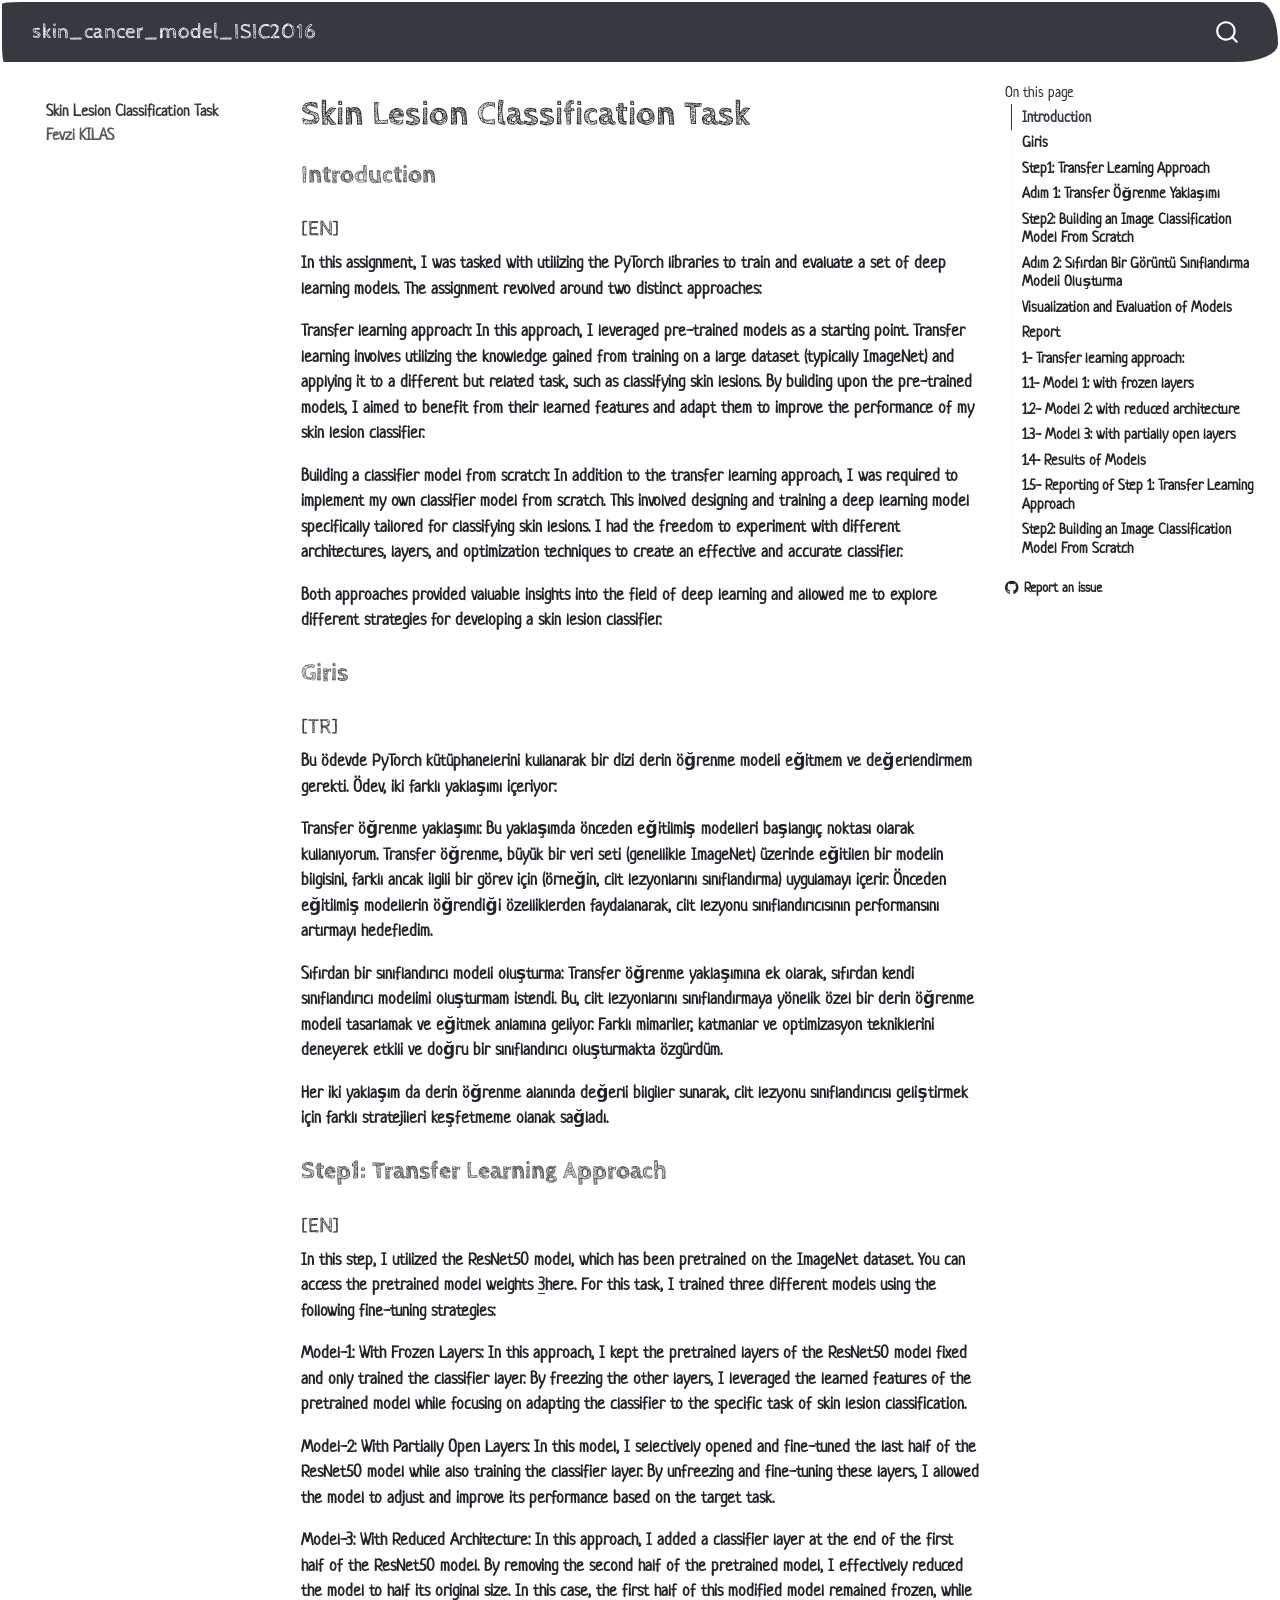
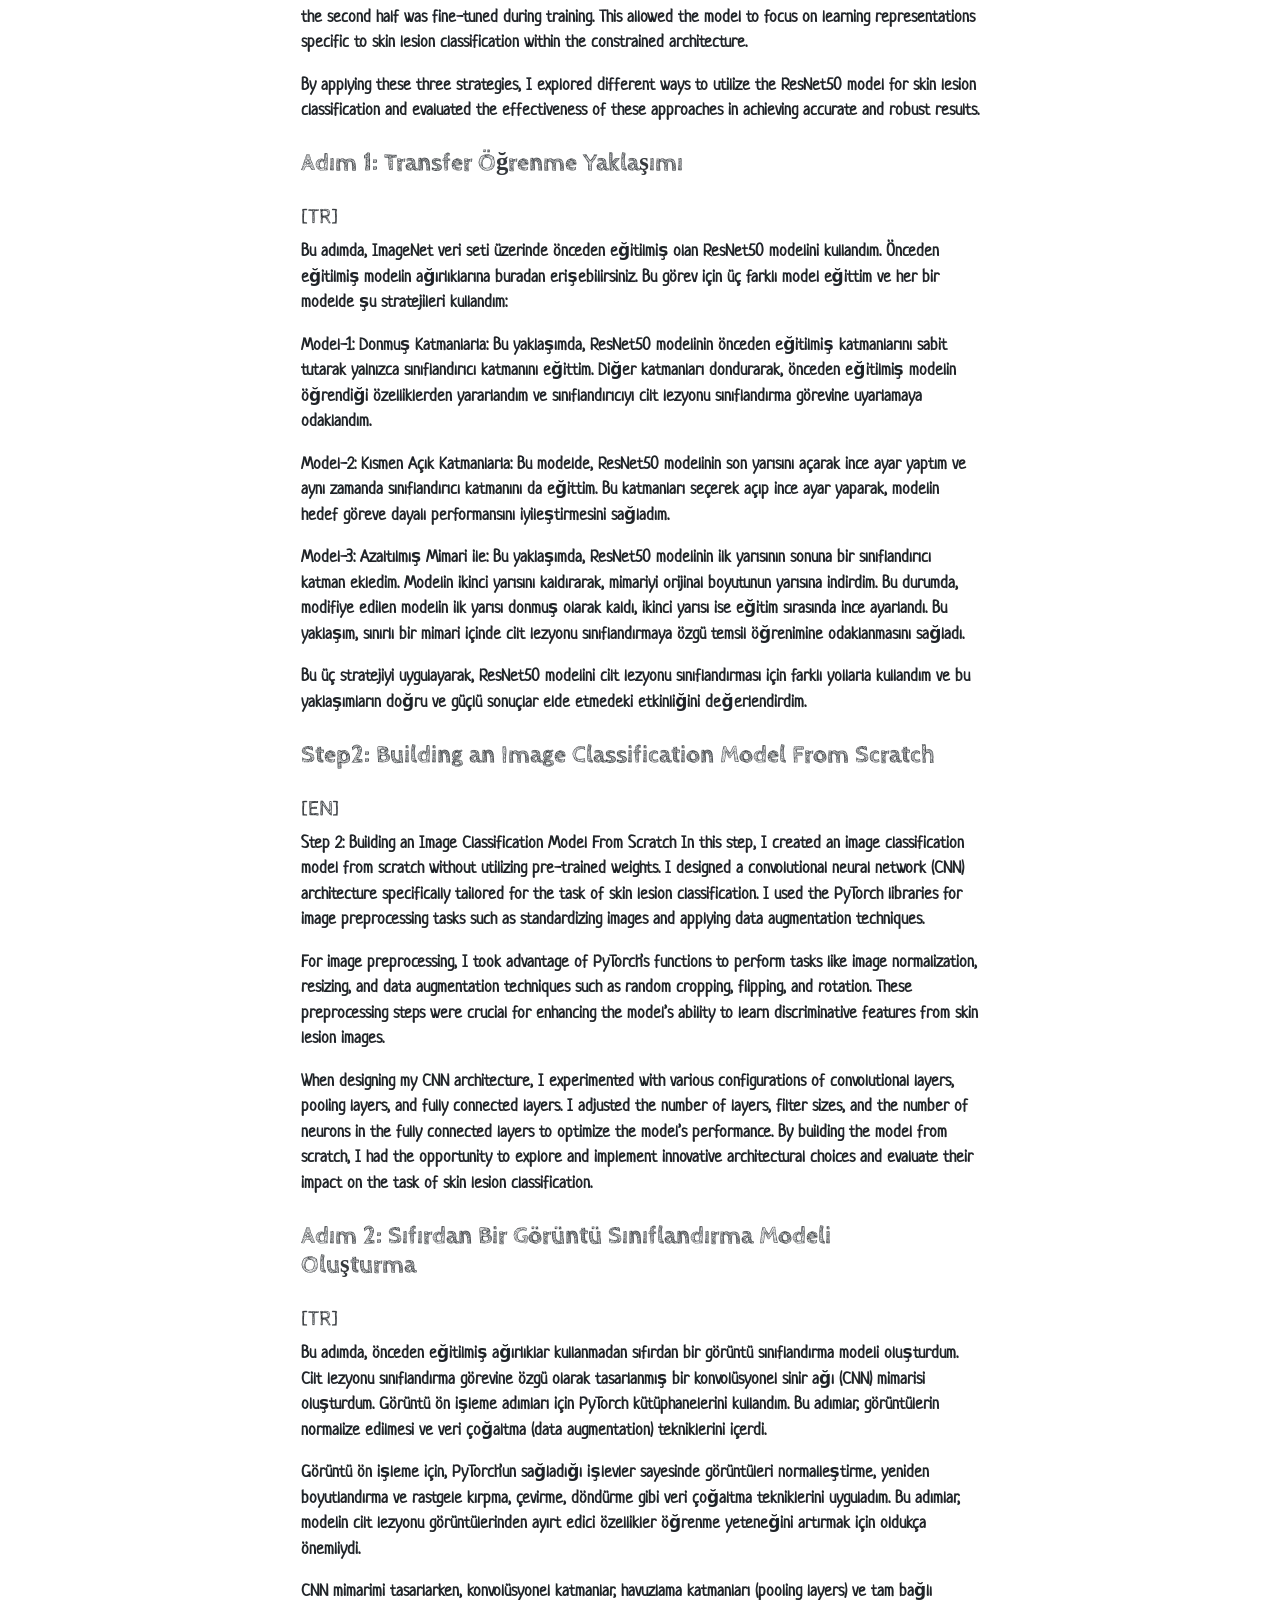
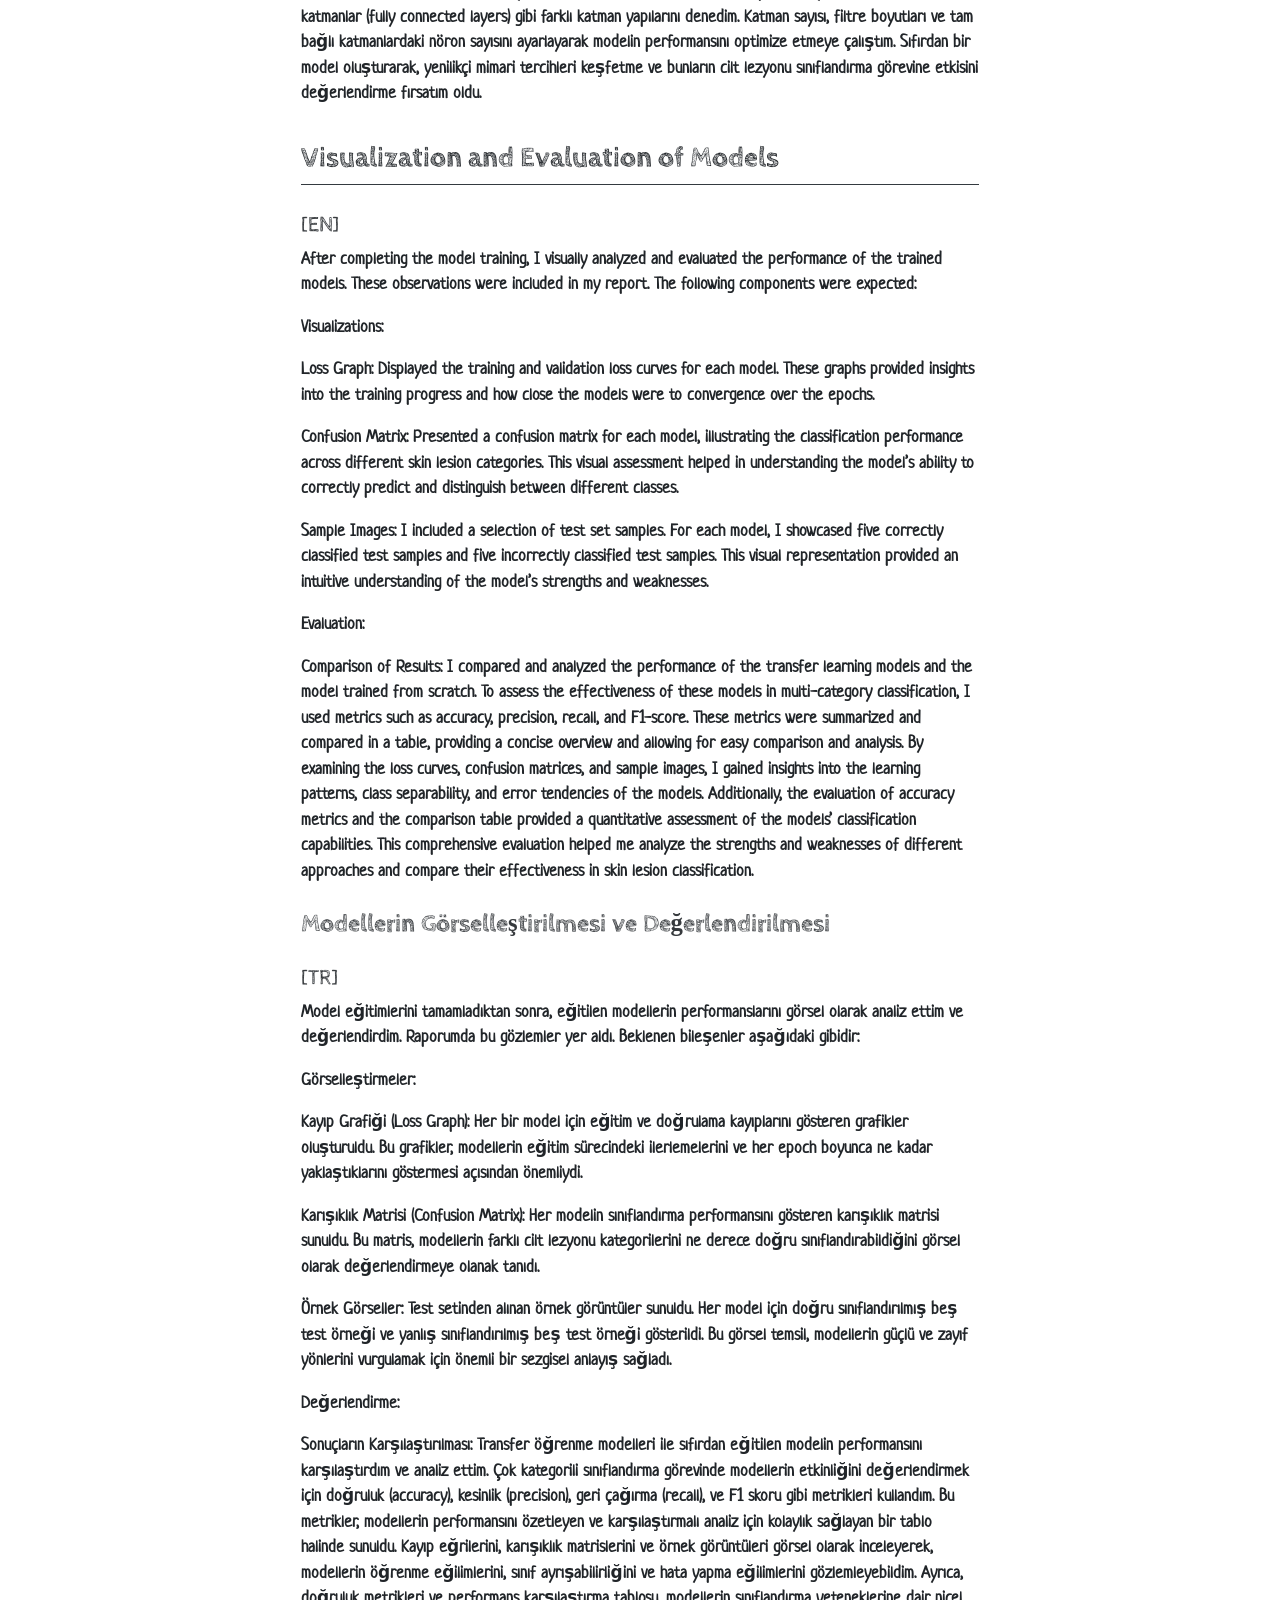
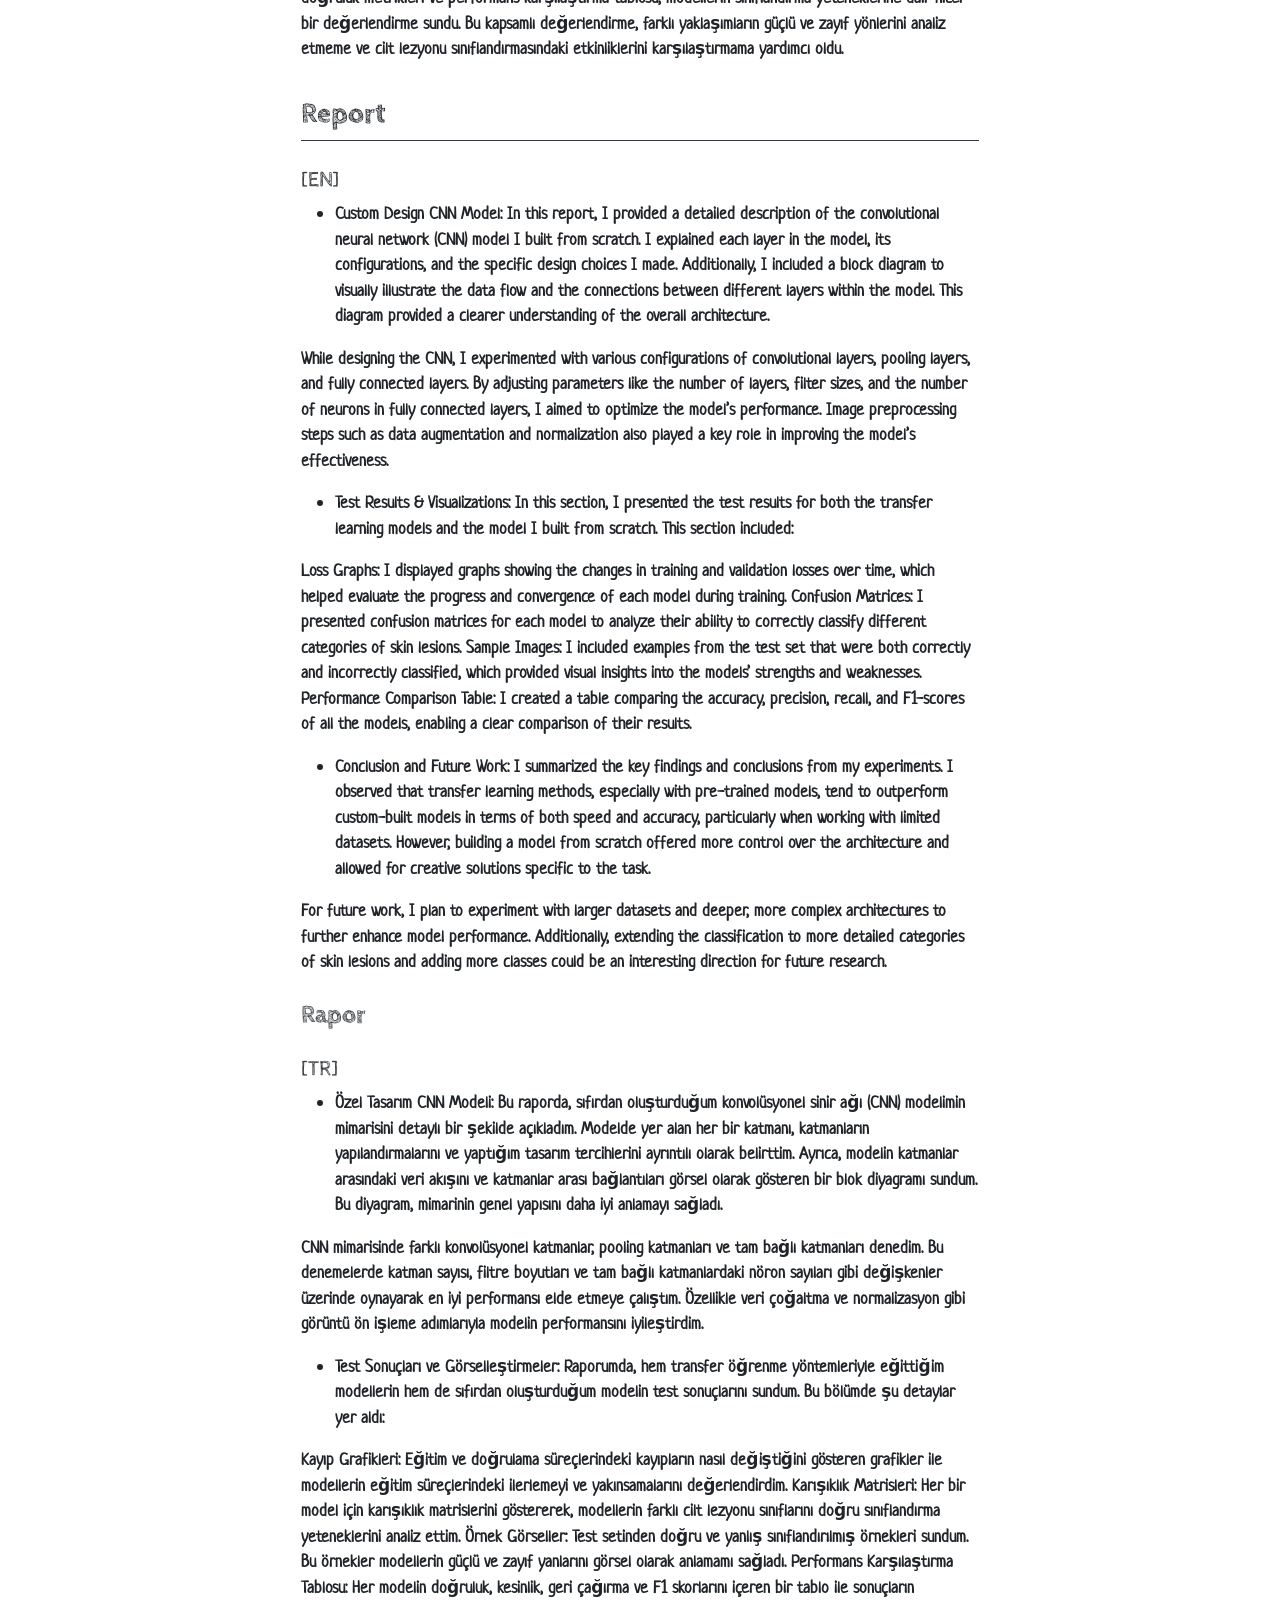
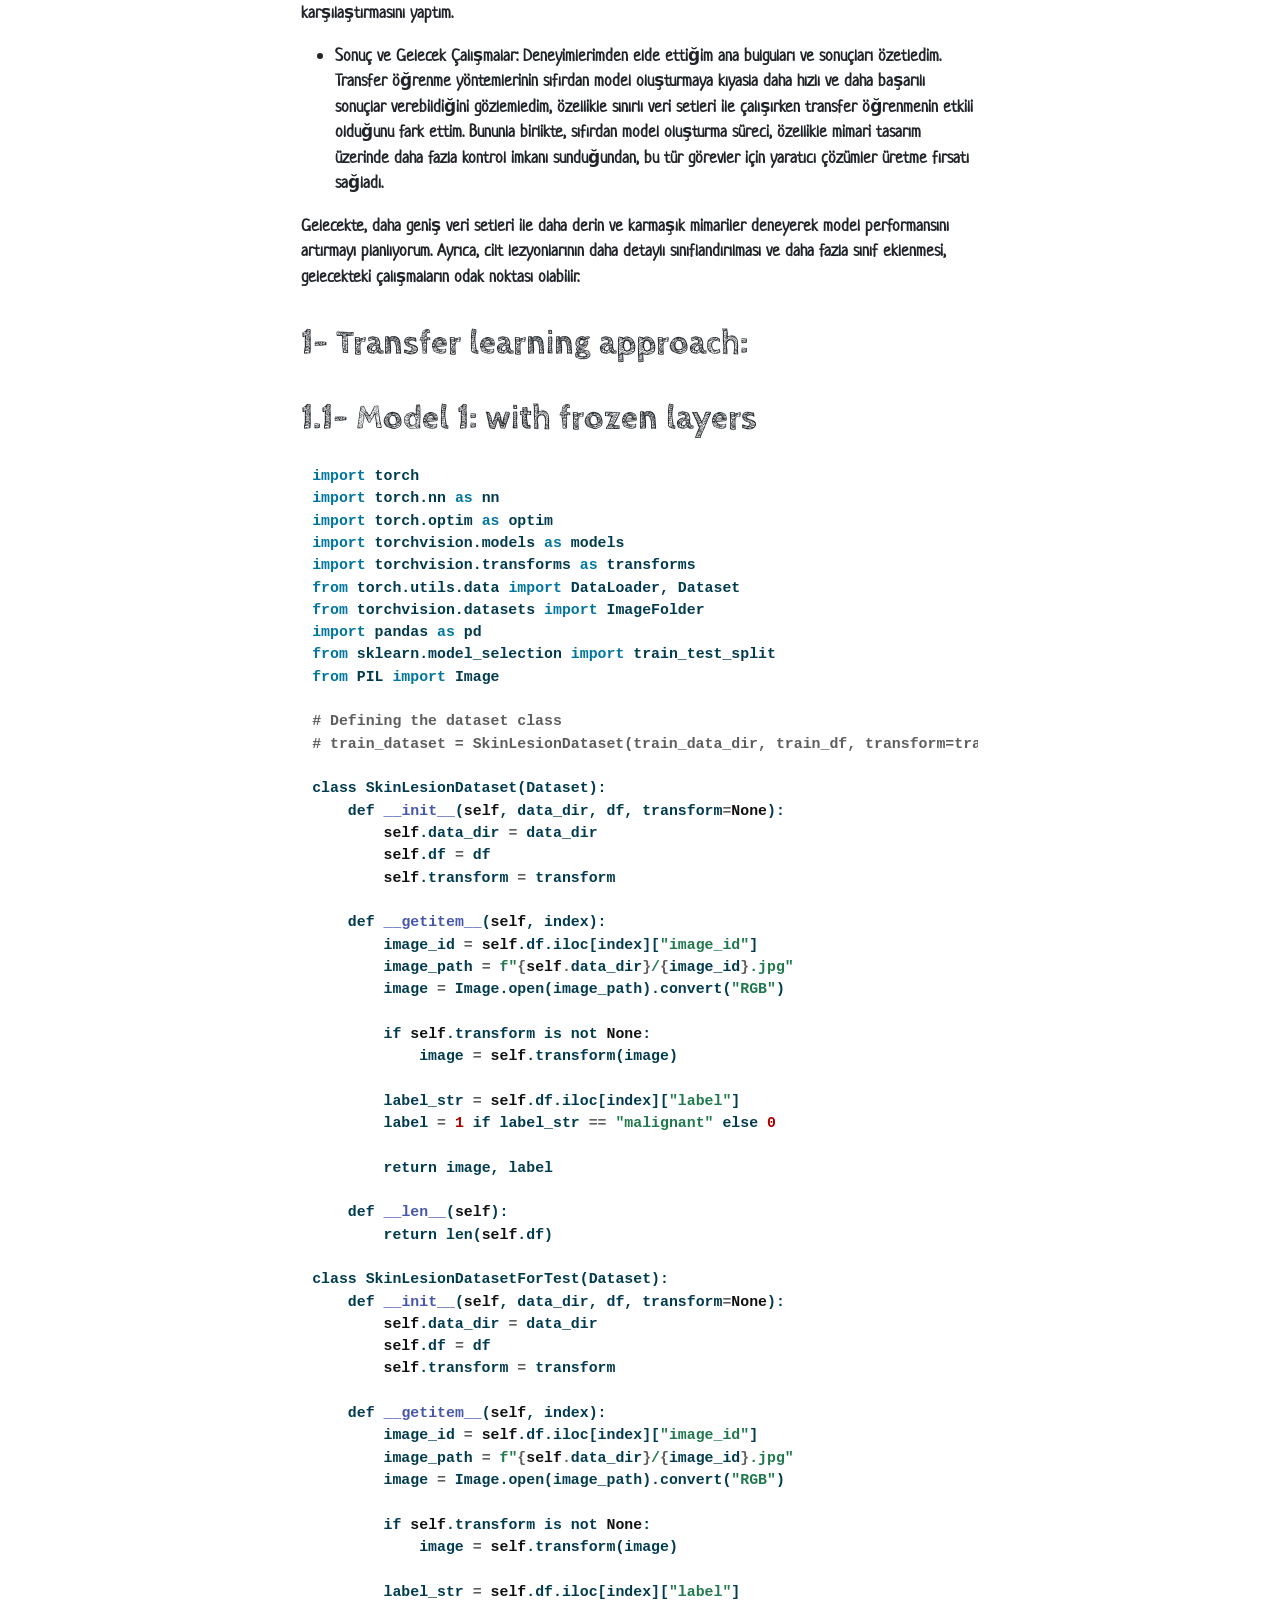
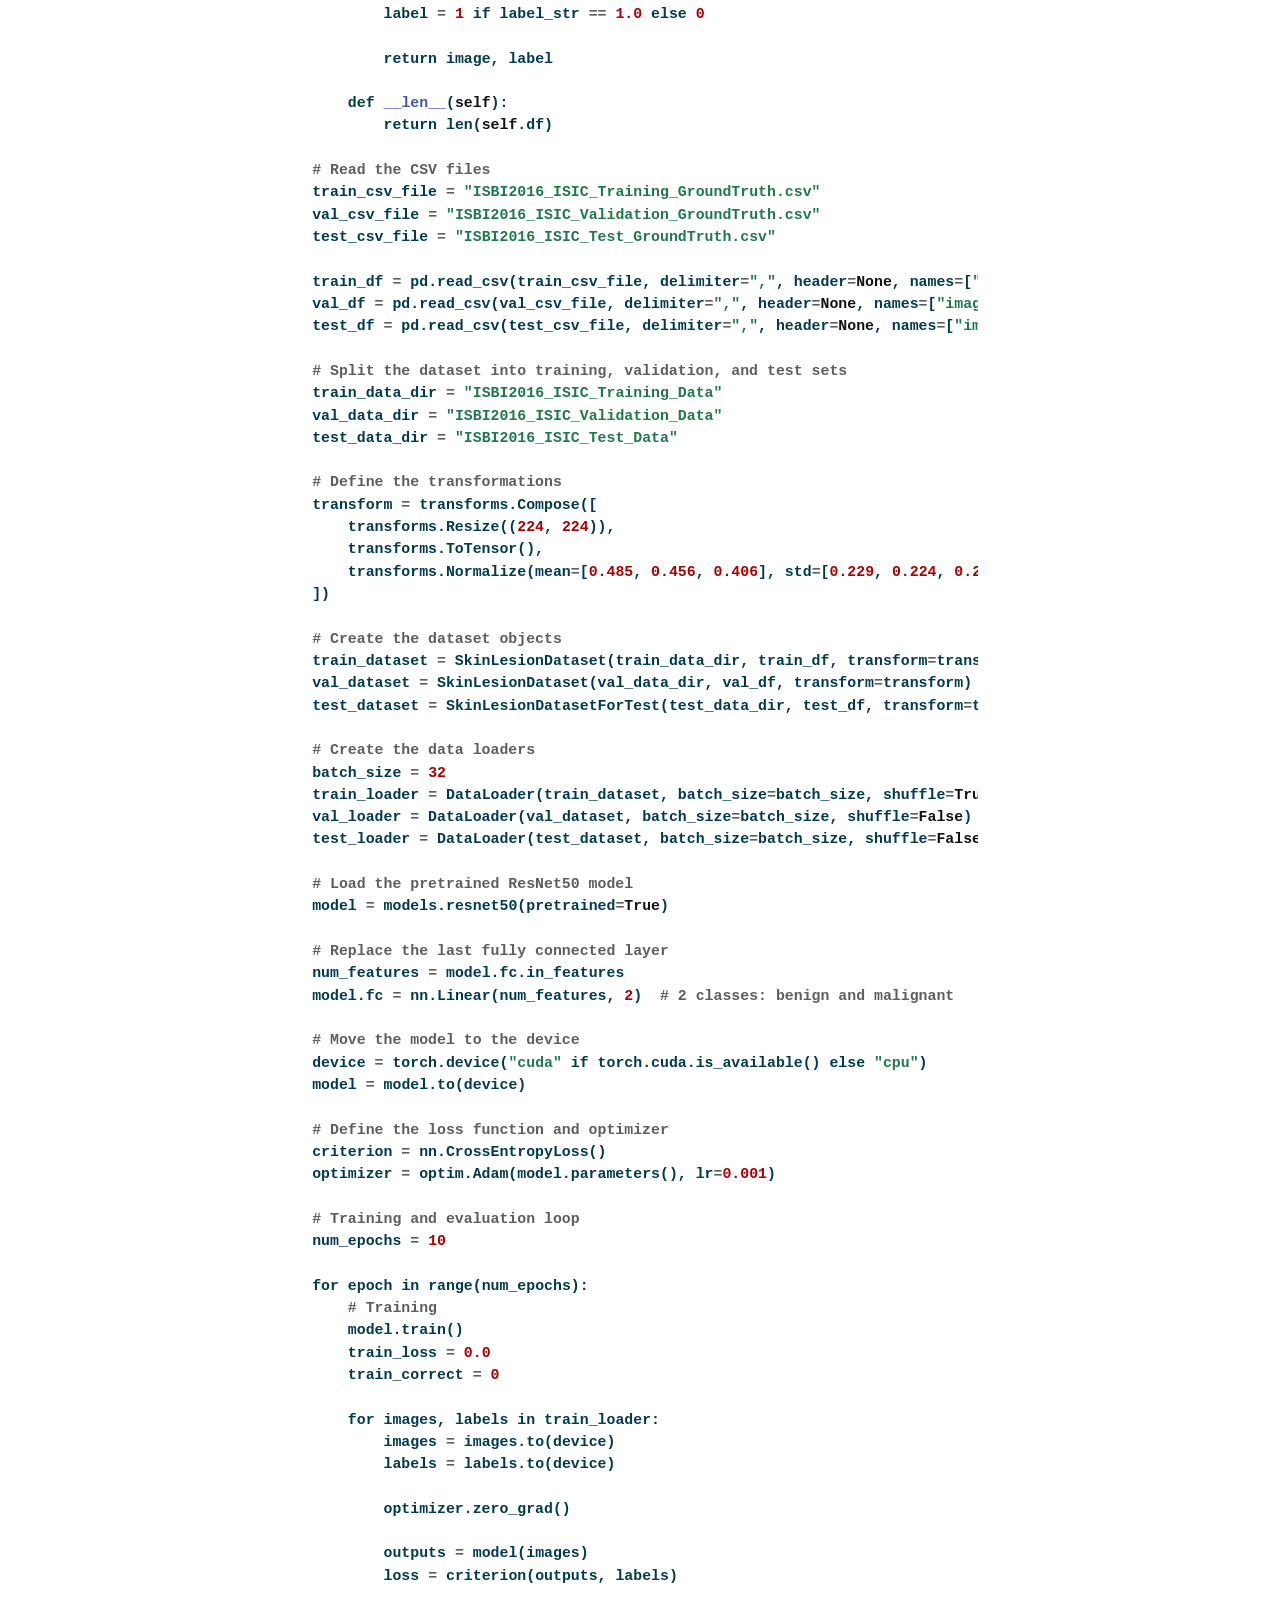
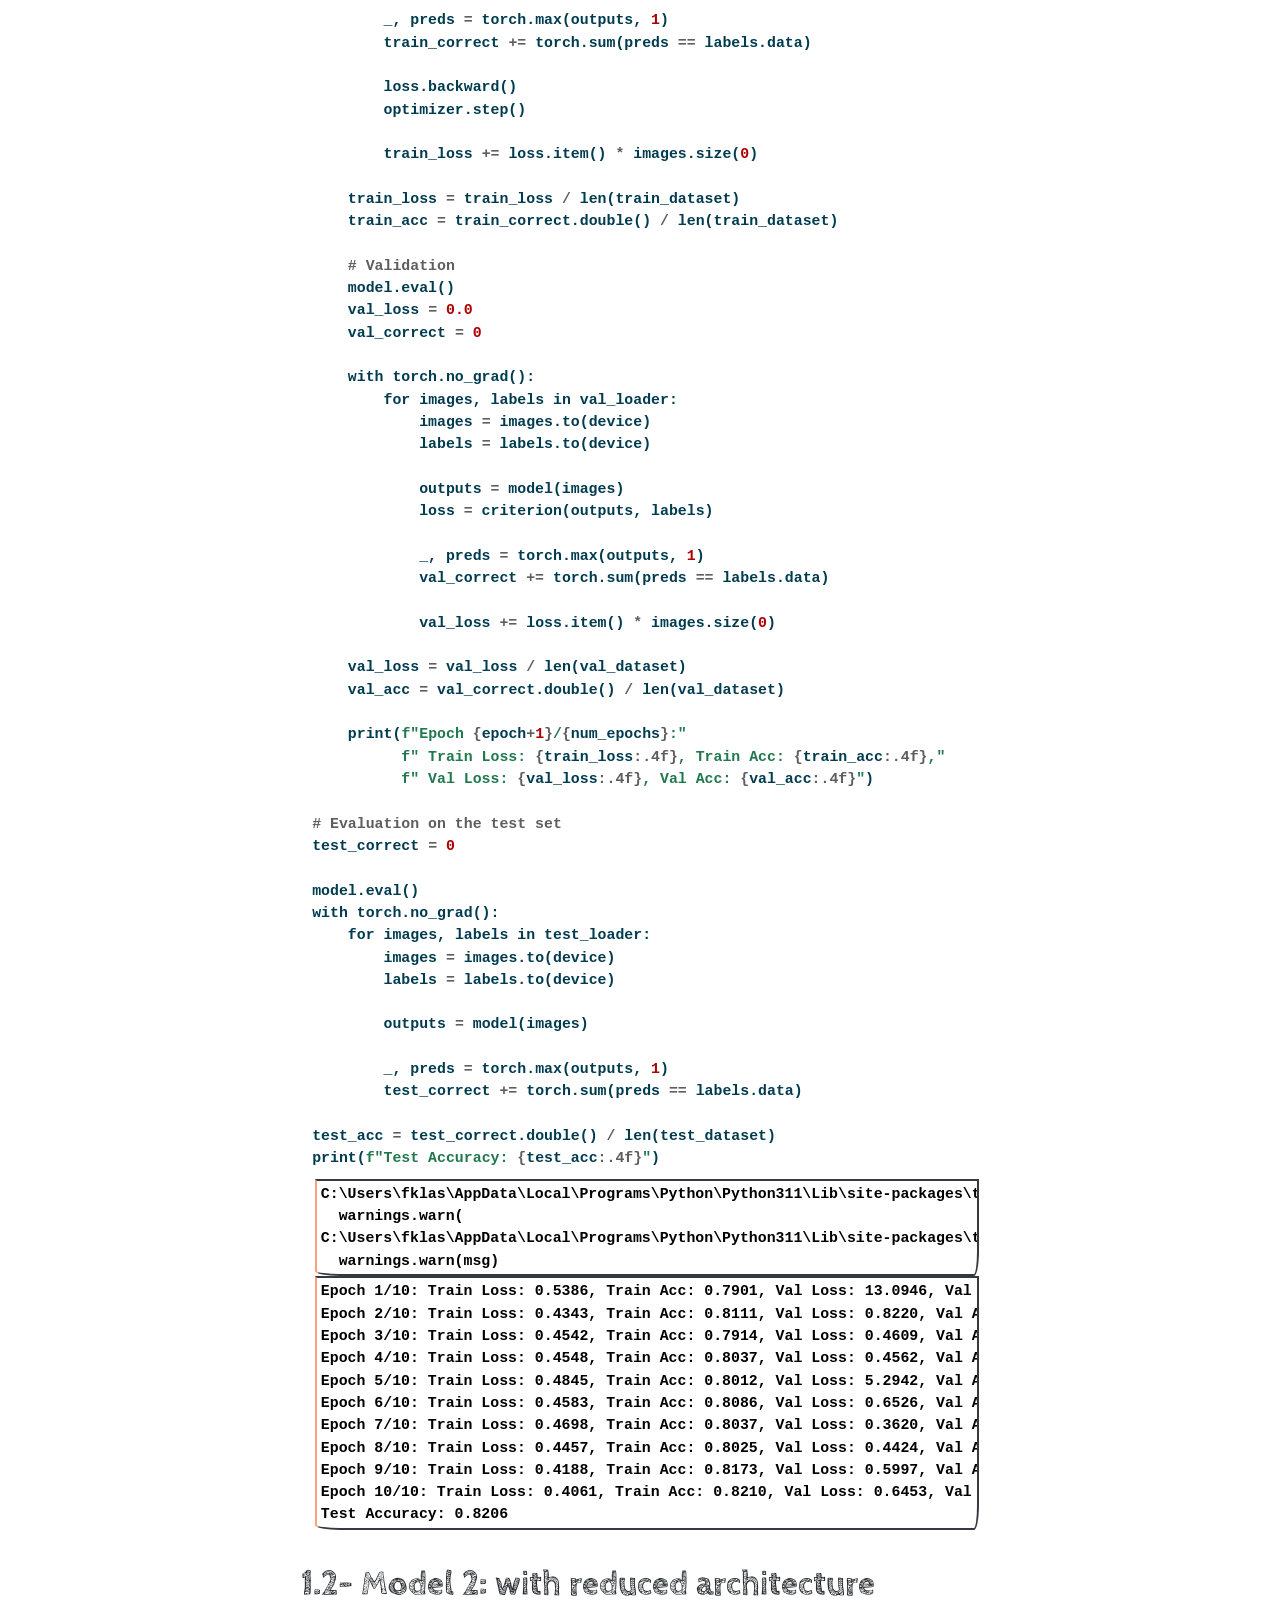
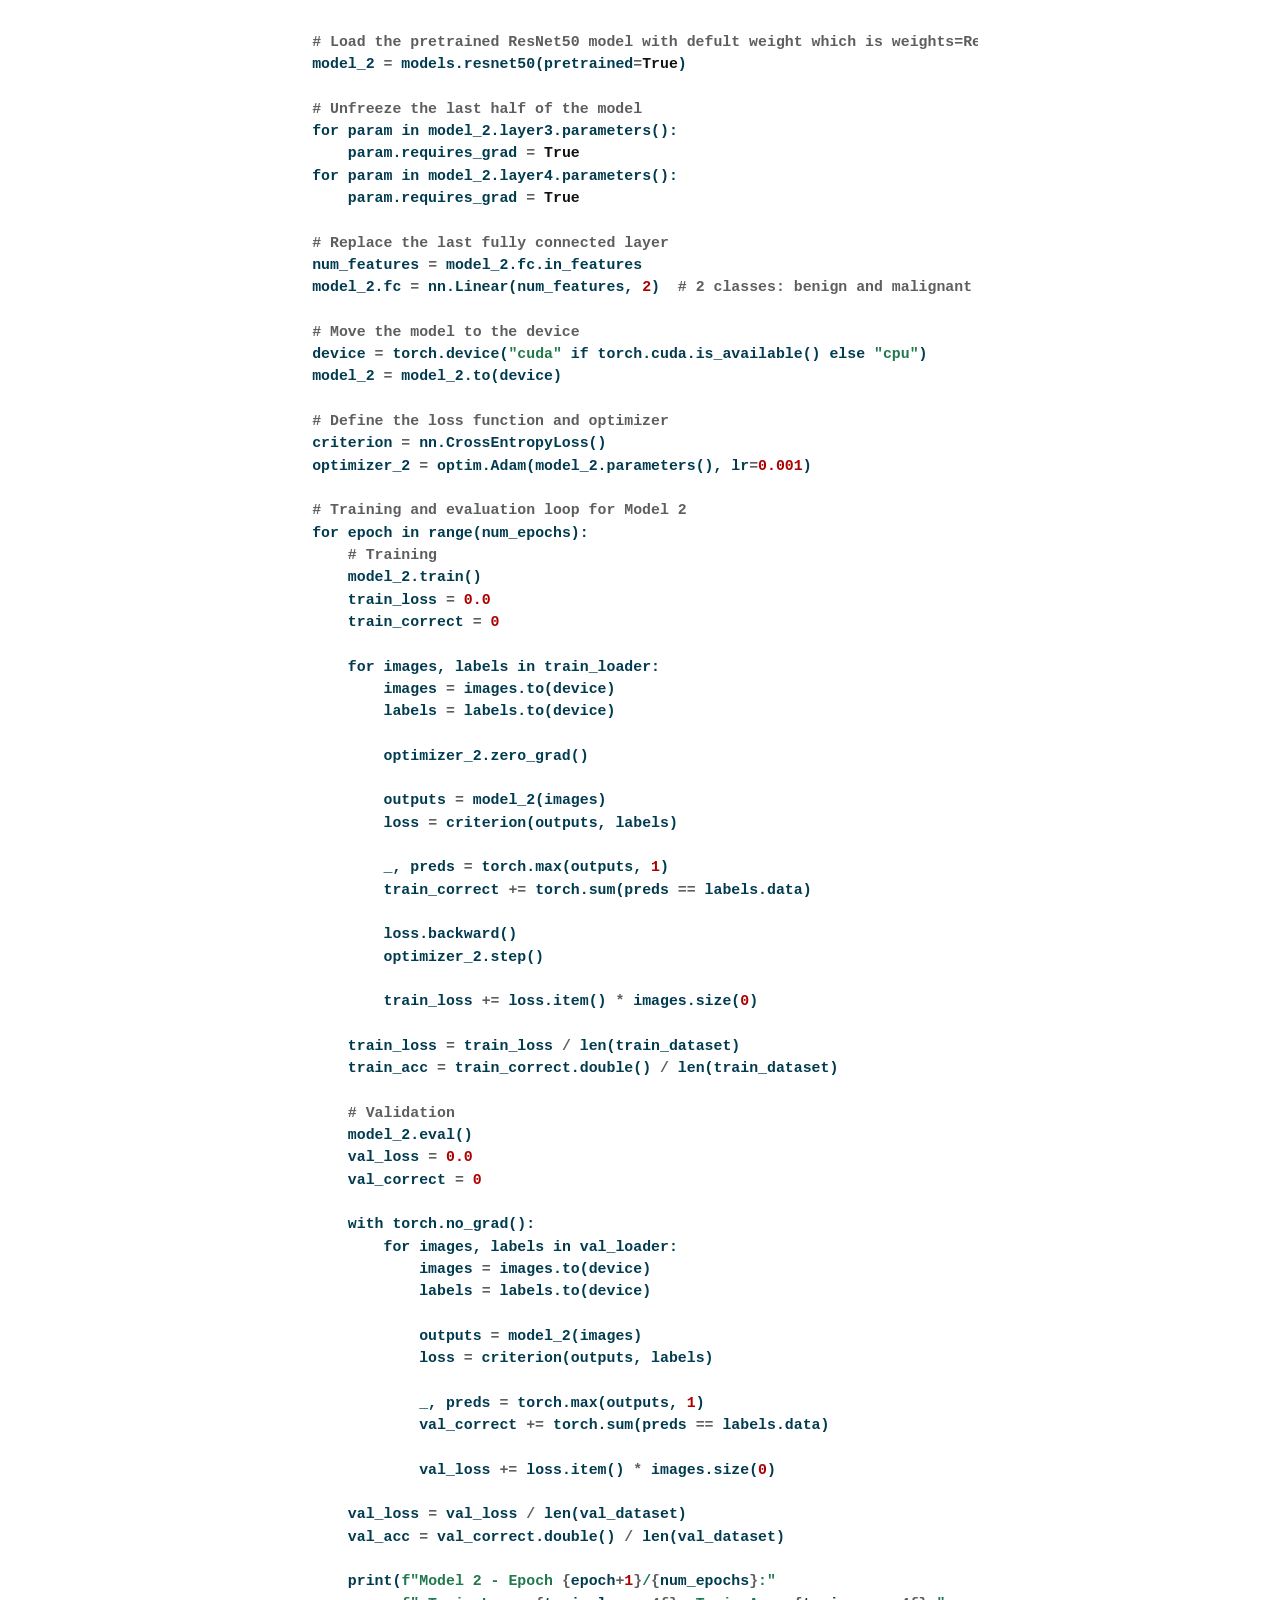
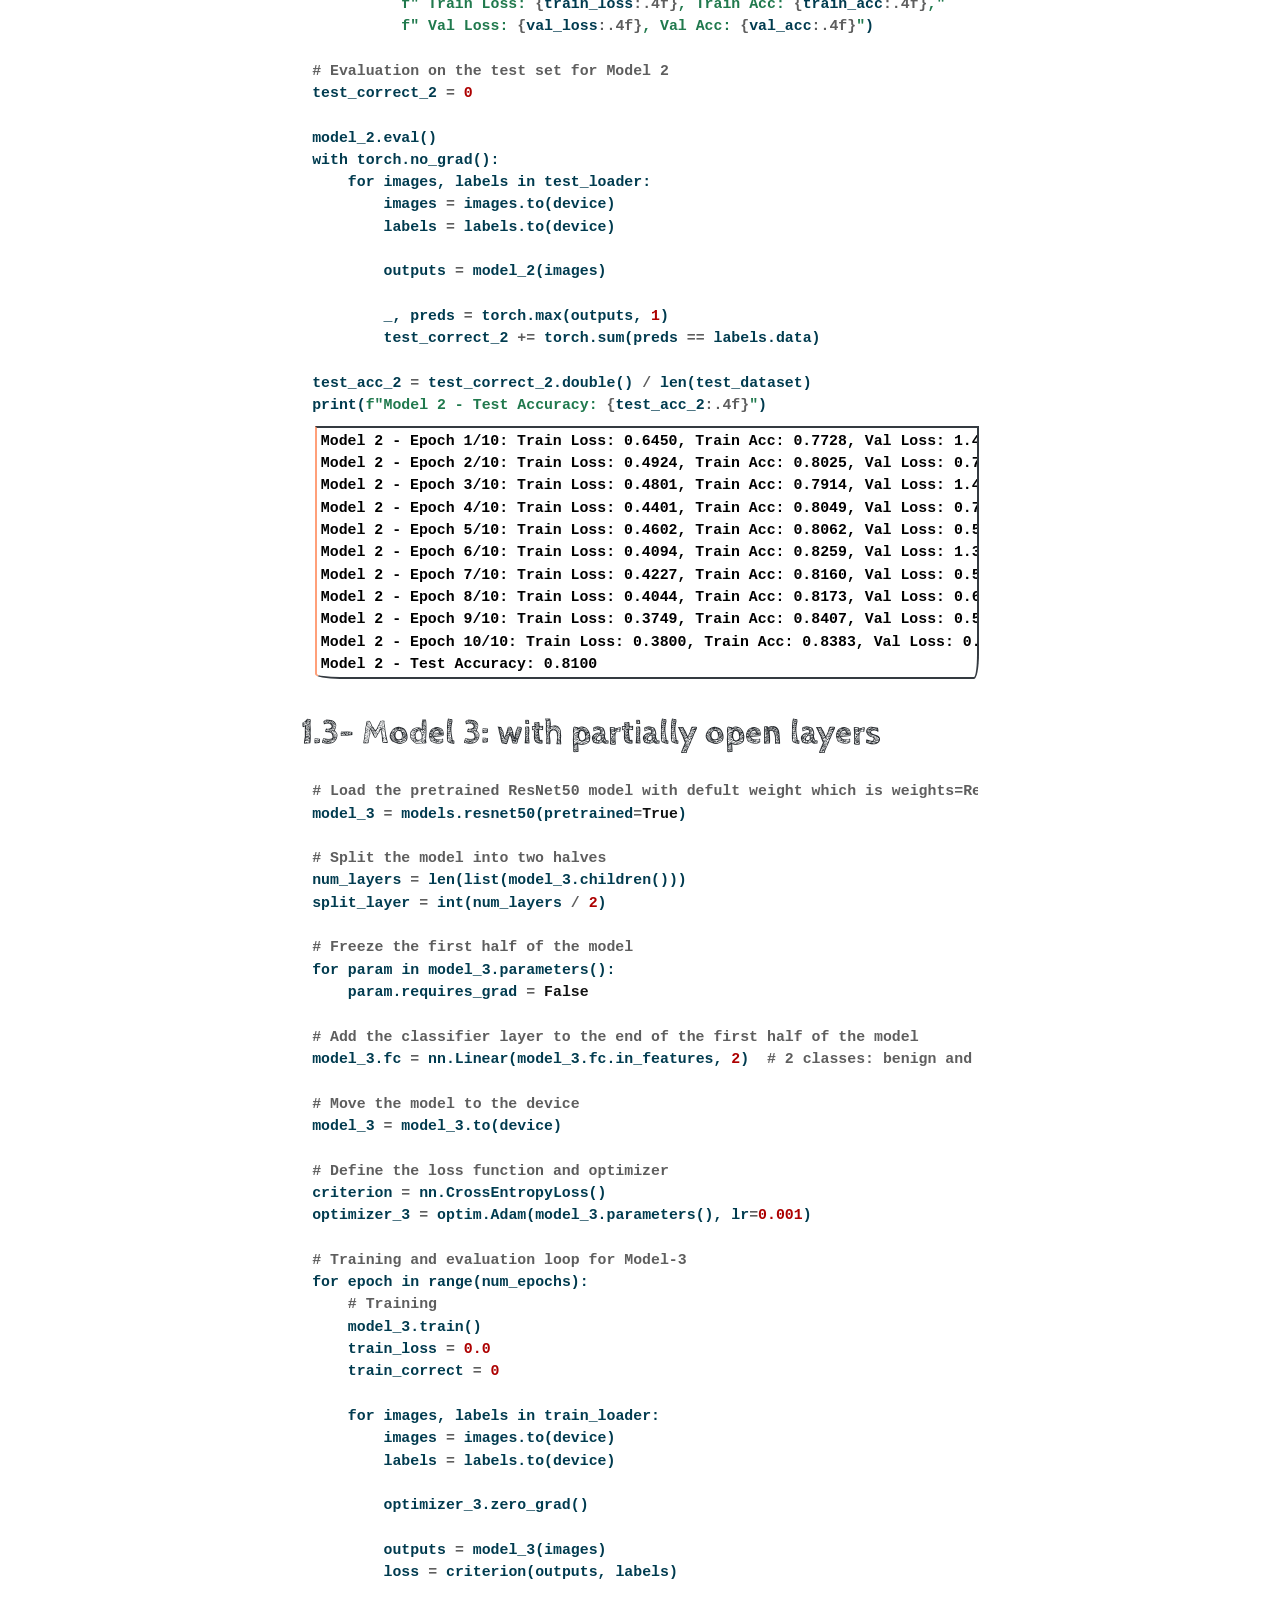
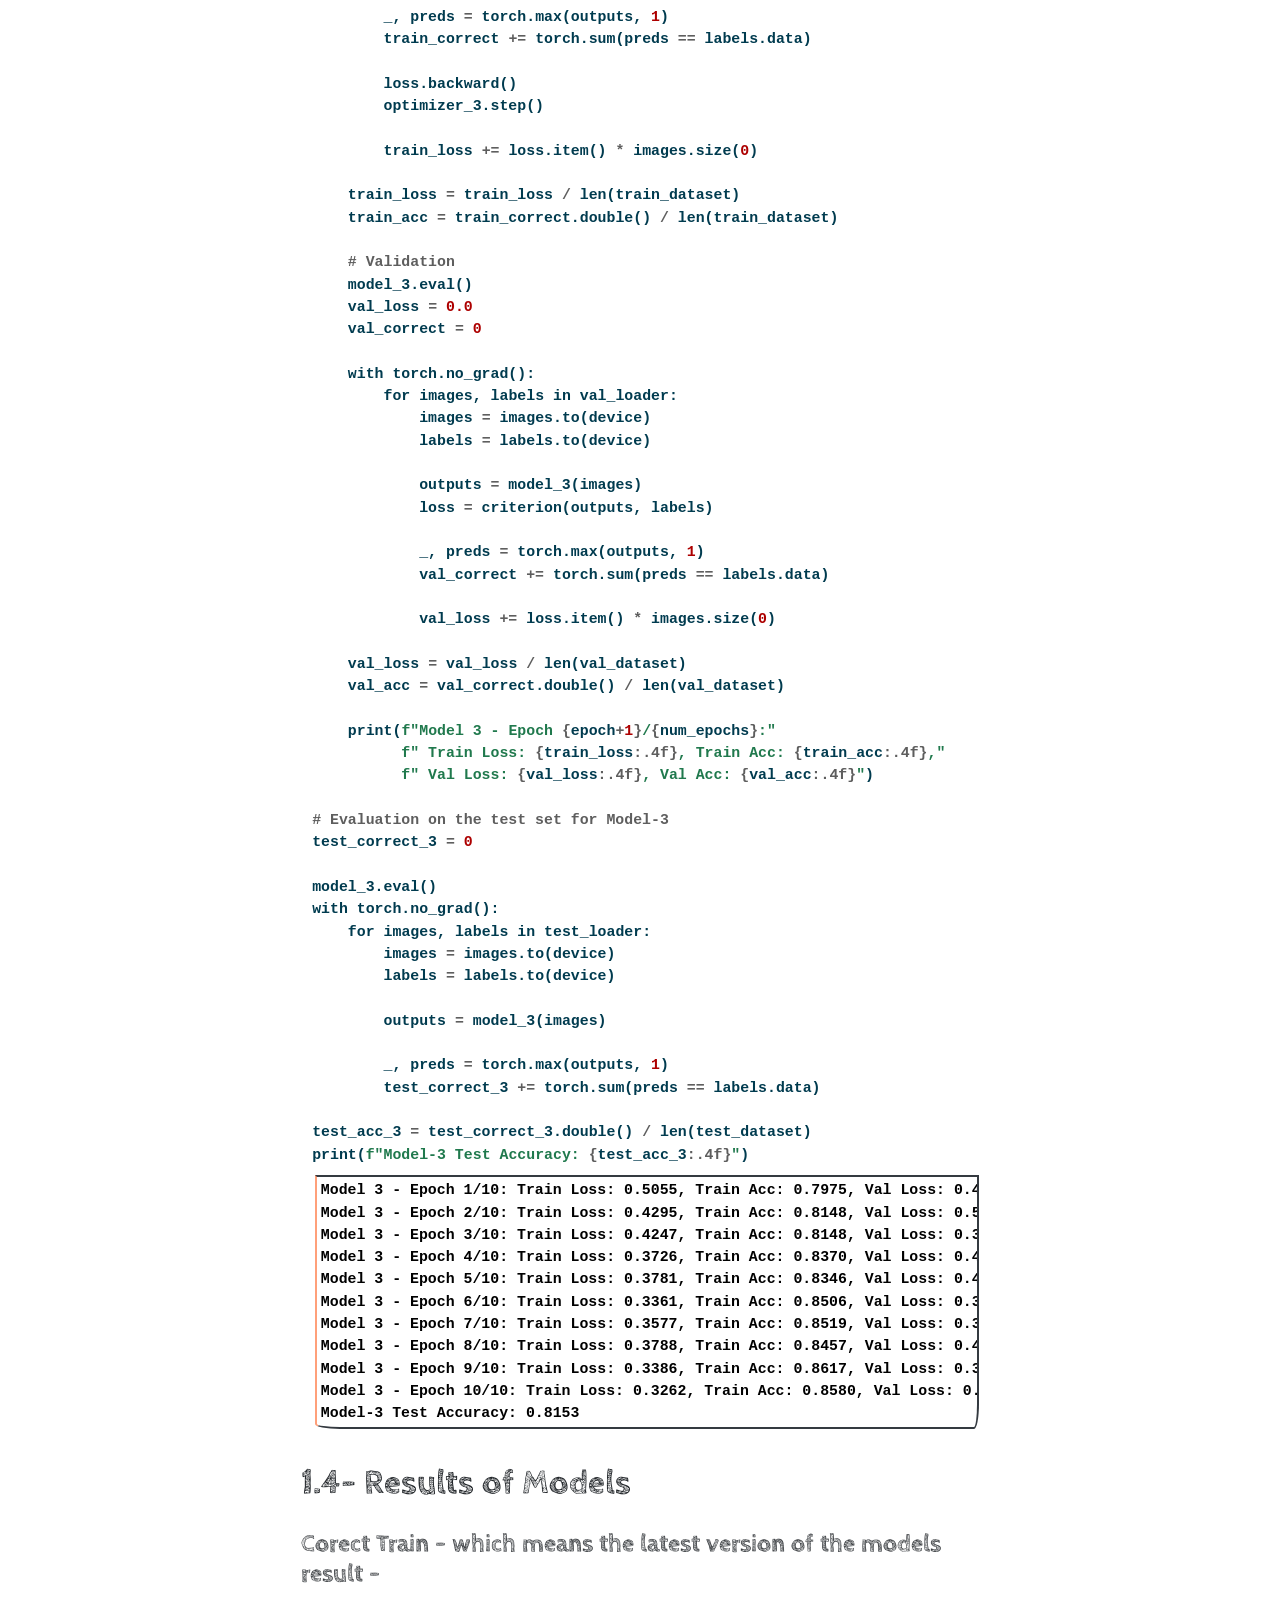
<file: index.html>
<!DOCTYPE html>
<html xmlns="http://www.w3.org/1999/xhtml" lang="en" xml:lang="en"><head>

<meta charset="utf-8">
<meta name="generator" content="quarto-1.6.40">

<meta name="viewport" content="width=device-width, initial-scale=1.0, user-scalable=yes">


<title>Skin Lesion Classification Task – skin_cancer_model_ISIC2016</title>
<style>
code{white-space: pre-wrap;}
span.smallcaps{font-variant: small-caps;}
div.columns{display: flex; gap: min(4vw, 1.5em);}
div.column{flex: auto; overflow-x: auto;}
div.hanging-indent{margin-left: 1.5em; text-indent: -1.5em;}
ul.task-list{list-style: none;}
ul.task-list li input[type="checkbox"] {
  width: 0.8em;
  margin: 0 0.8em 0.2em -1em; /* quarto-specific, see https://github.com/quarto-dev/quarto-cli/issues/4556 */ 
  vertical-align: middle;
}
/* CSS for syntax highlighting */
pre > code.sourceCode { white-space: pre; position: relative; }
pre > code.sourceCode > span { line-height: 1.25; }
pre > code.sourceCode > span:empty { height: 1.2em; }
.sourceCode { overflow: visible; }
code.sourceCode > span { color: inherit; text-decoration: inherit; }
div.sourceCode { margin: 1em 0; }
pre.sourceCode { margin: 0; }
@media screen {
div.sourceCode { overflow: auto; }
}
@media print {
pre > code.sourceCode { white-space: pre-wrap; }
pre > code.sourceCode > span { display: inline-block; text-indent: -5em; padding-left: 5em; }
}
pre.numberSource code
  { counter-reset: source-line 0; }
pre.numberSource code > span
  { position: relative; left: -4em; counter-increment: source-line; }
pre.numberSource code > span > a:first-child::before
  { content: counter(source-line);
    position: relative; left: -1em; text-align: right; vertical-align: baseline;
    border: none; display: inline-block;
    -webkit-touch-callout: none; -webkit-user-select: none;
    -khtml-user-select: none; -moz-user-select: none;
    -ms-user-select: none; user-select: none;
    padding: 0 4px; width: 4em;
  }
pre.numberSource { margin-left: 3em;  padding-left: 4px; }
div.sourceCode
  {   }
@media screen {
pre > code.sourceCode > span > a:first-child::before { text-decoration: underline; }
}
</style>


<script src="site_libs/quarto-nav/quarto-nav.js"></script>
<script src="site_libs/quarto-nav/headroom.min.js"></script>
<script src="site_libs/clipboard/clipboard.min.js"></script>
<script src="site_libs/quarto-search/autocomplete.umd.js"></script>
<script src="site_libs/quarto-search/fuse.min.js"></script>
<script src="site_libs/quarto-search/quarto-search.js"></script>
<meta name="quarto:offset" content="./">
<script src="site_libs/quarto-html/quarto.js"></script>
<script src="site_libs/quarto-html/popper.min.js"></script>
<script src="site_libs/quarto-html/tippy.umd.min.js"></script>
<script src="site_libs/quarto-html/anchor.min.js"></script>
<link href="site_libs/quarto-html/tippy.css" rel="stylesheet">
<link href="site_libs/quarto-html/quarto-syntax-highlighting-549806ee2085284f45b00abea8c6df48.css" rel="stylesheet" id="quarto-text-highlighting-styles">
<script src="site_libs/bootstrap/bootstrap.min.js"></script>
<link href="site_libs/bootstrap/bootstrap-icons.css" rel="stylesheet">
<link href="site_libs/bootstrap/bootstrap-e4f079e1a24fd4e277facff8f930f2ab.min.css" rel="stylesheet" append-hash="true" id="quarto-bootstrap" data-mode="light">
<script id="quarto-search-options" type="application/json">{
  "location": "navbar",
  "copy-button": false,
  "collapse-after": 3,
  "panel-placement": "end",
  "type": "overlay",
  "limit": 50,
  "keyboard-shortcut": [
    "f",
    "/",
    "s"
  ],
  "show-item-context": false,
  "language": {
    "search-no-results-text": "No results",
    "search-matching-documents-text": "matching documents",
    "search-copy-link-title": "Copy link to search",
    "search-hide-matches-text": "Hide additional matches",
    "search-more-match-text": "more match in this document",
    "search-more-matches-text": "more matches in this document",
    "search-clear-button-title": "Clear",
    "search-text-placeholder": "",
    "search-detached-cancel-button-title": "Cancel",
    "search-submit-button-title": "Submit",
    "search-label": "Search"
  }
}</script>


<link rel="stylesheet" href="styles.css">
<meta property="og:title" content="Skin Lesion Classification Task – skin_cancer_model_ISIC2016">
<meta property="og:image" content="https://fevzikilas.github.io/skin_cancer_model_ISIC2016/index_files/figure-html/cell-5-output-1.png">
<meta property="og:site_name" content="skin_cancer_model_ISIC2016">
<meta property="og:image:height" content="455">
<meta property="og:image:width" content="562">
<meta name="twitter:title" content="Skin Lesion Classification Task – skin_cancer_model_ISIC2016">
<meta name="twitter:image" content="https://fevzikilas.github.io/skin_cancer_model_ISIC2016/index_files/figure-html/cell-5-output-1.png">
<meta name="twitter:image-height" content="455">
<meta name="twitter:image-width" content="562">
<meta name="twitter:card" content="summary_large_image">
</head>

<body class="nav-sidebar floating nav-fixed">

<div id="quarto-search-results"></div>
  <header id="quarto-header" class="headroom fixed-top">
    <nav class="navbar navbar-expand-lg " data-bs-theme="dark">
      <div class="navbar-container container-fluid">
      <div class="navbar-brand-container mx-auto">
    <a class="navbar-brand" href="./index.html">
    <span class="navbar-title">skin_cancer_model_ISIC2016</span>
    </a>
  </div>
        <div class="quarto-navbar-tools tools-end">
</div>
          <div id="quarto-search" class="" title="Search"></div>
      </div> <!-- /container-fluid -->
    </nav>
  <nav class="quarto-secondary-nav">
    <div class="container-fluid d-flex">
      <button type="button" class="quarto-btn-toggle btn" data-bs-toggle="collapse" role="button" data-bs-target=".quarto-sidebar-collapse-item" aria-controls="quarto-sidebar" aria-expanded="false" aria-label="Toggle sidebar navigation" onclick="if (window.quartoToggleHeadroom) { window.quartoToggleHeadroom(); }">
        <i class="bi bi-layout-text-sidebar-reverse"></i>
      </button>
        <nav class="quarto-page-breadcrumbs" aria-label="breadcrumb"><ol class="breadcrumb"><li class="breadcrumb-item"><a href="./index.html">Skin Lesion Classification Task</a></li></ol></nav>
        <a class="flex-grow-1" role="navigation" data-bs-toggle="collapse" data-bs-target=".quarto-sidebar-collapse-item" aria-controls="quarto-sidebar" aria-expanded="false" aria-label="Toggle sidebar navigation" onclick="if (window.quartoToggleHeadroom) { window.quartoToggleHeadroom(); }">      
        </a>
    </div>
  </nav>
</header>
<!-- content -->
<div id="quarto-content" class="quarto-container page-columns page-rows-contents page-layout-article page-navbar">
<!-- sidebar -->
  <nav id="quarto-sidebar" class="sidebar collapse collapse-horizontal quarto-sidebar-collapse-item sidebar-navigation floating overflow-auto">
    <div class="sidebar-menu-container"> 
    <ul class="list-unstyled mt-1">
        <li class="sidebar-item">
  <div class="sidebar-item-container"> 
  <a href="./index.html" class="sidebar-item-text sidebar-link active">
 <span class="menu-text">Skin Lesion Classification Task</span></a>
  </div>
</li>
        <li class="sidebar-item">
  <div class="sidebar-item-container"> 
  <a href="./core.html" class="sidebar-item-text sidebar-link">
 <span class="menu-text">Fevzi KILAS</span></a>
  </div>
</li>
    </ul>
    </div>
</nav>
<div id="quarto-sidebar-glass" class="quarto-sidebar-collapse-item" data-bs-toggle="collapse" data-bs-target=".quarto-sidebar-collapse-item"></div>
<!-- margin-sidebar -->
    <div id="quarto-margin-sidebar" class="sidebar margin-sidebar">
        <nav id="TOC" role="doc-toc" class="toc-active">
    <h2 id="toc-title">On this page</h2>
   
  <ul>
  <li><a href="#introduction" id="toc-introduction" class="nav-link active" data-scroll-target="#introduction">Introduction</a></li>
  <li><a href="#giris" id="toc-giris" class="nav-link" data-scroll-target="#giris">Giris</a></li>
  <li><a href="#step1-transfer-learning-approach" id="toc-step1-transfer-learning-approach" class="nav-link" data-scroll-target="#step1-transfer-learning-approach">Step1: Transfer Learning Approach</a></li>
  <li><a href="#adım-1-transfer-öğrenme-yaklaşımı" id="toc-adım-1-transfer-öğrenme-yaklaşımı" class="nav-link" data-scroll-target="#adım-1-transfer-öğrenme-yaklaşımı">Adım 1: Transfer Öğrenme Yaklaşımı</a></li>
  <li><a href="#step2-building-an-image-classification-model-from-scratch" id="toc-step2-building-an-image-classification-model-from-scratch" class="nav-link" data-scroll-target="#step2-building-an-image-classification-model-from-scratch">Step2: Building an Image Classification Model From Scratch</a></li>
  <li><a href="#adım-2-sıfırdan-bir-görüntü-sınıflandırma-modeli-oluşturma" id="toc-adım-2-sıfırdan-bir-görüntü-sınıflandırma-modeli-oluşturma" class="nav-link" data-scroll-target="#adım-2-sıfırdan-bir-görüntü-sınıflandırma-modeli-oluşturma">Adım 2: Sıfırdan Bir Görüntü Sınıflandırma Modeli Oluşturma</a></li>
  <li><a href="#visualization-and-evaluation-of-models" id="toc-visualization-and-evaluation-of-models" class="nav-link" data-scroll-target="#visualization-and-evaluation-of-models">Visualization and Evaluation of Models</a>
  <ul class="collapse">
  <li><a href="#modellerin-görselleştirilmesi-ve-değerlendirilmesi" id="toc-modellerin-görselleştirilmesi-ve-değerlendirilmesi" class="nav-link" data-scroll-target="#modellerin-görselleştirilmesi-ve-değerlendirilmesi">Modellerin Görselleştirilmesi ve Değerlendirilmesi</a></li>
  </ul></li>
  <li><a href="#report" id="toc-report" class="nav-link" data-scroll-target="#report">Report</a>
  <ul class="collapse">
  <li><a href="#rapor" id="toc-rapor" class="nav-link" data-scroll-target="#rapor">Rapor</a></li>
  </ul></li>
  <li><a href="#transfer-learning-approach" id="toc-transfer-learning-approach" class="nav-link" data-scroll-target="#transfer-learning-approach">1- Transfer learning approach:</a></li>
  <li><a href="#model-1-with-frozen-layers" id="toc-model-1-with-frozen-layers" class="nav-link" data-scroll-target="#model-1-with-frozen-layers">1.1- Model 1: with frozen layers</a></li>
  <li><a href="#model-2-with-reduced-architecture" id="toc-model-2-with-reduced-architecture" class="nav-link" data-scroll-target="#model-2-with-reduced-architecture">1.2- Model 2: with reduced architecture</a></li>
  <li><a href="#model-3-with-partially-open-layers" id="toc-model-3-with-partially-open-layers" class="nav-link" data-scroll-target="#model-3-with-partially-open-layers">1.3- Model 3: with partially open layers</a></li>
  <li><a href="#results-of-models" id="toc-results-of-models" class="nav-link" data-scroll-target="#results-of-models">1.4- Results of Models</a>
  <ul class="collapse">
  <li><a href="#corect-train---which-means-the-latest-version-of-the-models-result--" id="toc-corect-train---which-means-the-latest-version-of-the-models-result--" class="nav-link" data-scroll-target="#corect-train---which-means-the-latest-version-of-the-models-result--">Corect Train - which means the latest version of the models result -</a></li>
  <li><a href="#the-previous-model-from-the-models-that-i-trained-correctly-last----" id="toc-the-previous-model-from-the-models-that-i-trained-correctly-last----" class="nav-link" data-scroll-target="#the-previous-model-from-the-models-that-i-trained-correctly-last----">- - ^^ THE PREVİOUS MODEL FROM THE MODELS THAT I TRAINED CORRECTLY LAST ^^- -</a></li>
  <li><a href="#model-1-loss-curves" id="toc-model-1-loss-curves" class="nav-link" data-scroll-target="#model-1-loss-curves">Model 1 loss curves</a></li>
  <li><a href="#model-2-loss-curves" id="toc-model-2-loss-curves" class="nav-link" data-scroll-target="#model-2-loss-curves">Model 2 loss curves</a></li>
  <li><a href="#model-3-loss-curves" id="toc-model-3-loss-curves" class="nav-link" data-scroll-target="#model-3-loss-curves">Model 3 loss curves</a></li>
  </ul></li>
  <li><a href="#reporting-of-step-1-transfer-learning-approach" id="toc-reporting-of-step-1-transfer-learning-approach" class="nav-link" data-scroll-target="#reporting-of-step-1-transfer-learning-approach">1.5- Reporting of Step 1: Transfer Learning Approach</a>
  <ul class="collapse">
  <li><a href="#confusion-matrix-classification-report-precision-recall-f1-score-and-support" id="toc-confusion-matrix-classification-report-precision-recall-f1-score-and-support" class="nav-link" data-scroll-target="#confusion-matrix-classification-report-precision-recall-f1-score-and-support">1.5.1- Confusion matrix, Classification Report: precision, recall, f1-score, and support</a>
  <ul class="collapse">
  <li><a href="#confusion-matrix-classification-report-precision-recall-f1-score-and-support-of-the-model-1" id="toc-confusion-matrix-classification-report-precision-recall-f1-score-and-support-of-the-model-1" class="nav-link" data-scroll-target="#confusion-matrix-classification-report-precision-recall-f1-score-and-support-of-the-model-1">1.5.1.1- Confusion matrix, Classification Report: precision, recall, f1-score, and support of the model 1</a></li>
  <li><a href="#confusion-matrix-classification-report-precision-recall-f1-score-and-support-of-the-model-2" id="toc-confusion-matrix-classification-report-precision-recall-f1-score-and-support-of-the-model-2" class="nav-link" data-scroll-target="#confusion-matrix-classification-report-precision-recall-f1-score-and-support-of-the-model-2">1.5.1.2- Confusion matrix, Classification Report: precision, recall, f1-score, and support of the model 2</a></li>
  <li><a href="#confusion-matrix-classification-report-precision-recall-f1-score-and-support-of-the-model-3" id="toc-confusion-matrix-classification-report-precision-recall-f1-score-and-support-of-the-model-3" class="nav-link" data-scroll-target="#confusion-matrix-classification-report-precision-recall-f1-score-and-support-of-the-model-3">1.5.1.3- Confusion matrix, Classification Report: precision, recall, f1-score, and support of the model 3</a></li>
  </ul></li>
  <li><a href="#example-of-correctly-classified-samples-and-incorrectly-classified-samples" id="toc-example-of-correctly-classified-samples-and-incorrectly-classified-samples" class="nav-link" data-scroll-target="#example-of-correctly-classified-samples-and-incorrectly-classified-samples">1.5.2- Example of Correctly Classified Samples and Incorrectly Classified Samples</a></li>
  </ul></li>
  <li><a href="#step2-building-an-image-classification-model-from-scratch-1" id="toc-step2-building-an-image-classification-model-from-scratch-1" class="nav-link" data-scroll-target="#step2-building-an-image-classification-model-from-scratch-1">Step2: Building an Image Classification Model From Scratch</a>
  <ul class="collapse">
  <li><a href="#i-thought-the-model-did-not-prerdict-any-1-but-when-i-look-at-a-few-more-pictures-and-than-i-see-it.-it-was-just-a-coincidence." id="toc-i-thought-the-model-did-not-prerdict-any-1-but-when-i-look-at-a-few-more-pictures-and-than-i-see-it.-it-was-just-a-coincidence." class="nav-link" data-scroll-target="#i-thought-the-model-did-not-prerdict-any-1-but-when-i-look-at-a-few-more-pictures-and-than-i-see-it.-it-was-just-a-coincidence.">I thought the model did not prerdict any 1 but when I look at a few more pictures and than I see it. It was just a coincidence.</a></li>
  <li><a href="#loss-curve-of-cnn-model." id="toc-loss-curve-of-cnn-model." class="nav-link" data-scroll-target="#loss-curve-of-cnn-model.">Loss curve of CNN model.</a></li>
  <li><a href="#confusion-matrix-and-classification-report-of-cnn-model" id="toc-confusion-matrix-and-classification-report-of-cnn-model" class="nav-link" data-scroll-target="#confusion-matrix-and-classification-report-of-cnn-model">Confusion matrix and Classification Report of CNN Model</a></li>
  <li><a href="#i-thought-the-model-did-not-prerdict-any-1-but-when-i-look-at-a-few-more-pictures-and-than-i-see-it.-it-was-just-a-coincidence.-and-also-i-look-to-the-confusion-matrix-and-it-shows-us-69-6-predictions-results-are-1." id="toc-i-thought-the-model-did-not-prerdict-any-1-but-when-i-look-at-a-few-more-pictures-and-than-i-see-it.-it-was-just-a-coincidence.-and-also-i-look-to-the-confusion-matrix-and-it-shows-us-69-6-predictions-results-are-1." class="nav-link" data-scroll-target="#i-thought-the-model-did-not-prerdict-any-1-but-when-i-look-at-a-few-more-pictures-and-than-i-see-it.-it-was-just-a-coincidence.-and-also-i-look-to-the-confusion-matrix-and-it-shows-us-69-6-predictions-results-are-1.">^^ ^^ I thought the model did not prerdict any 1 but when I look at a few more pictures and than I see it. It was just a coincidence. And also I look to the confusion matrix and it shows us 69 + 6 predictions results are 1.</a></li>
  </ul></li>
  </ul>
<div class="toc-actions"><ul><li><a href="https://github.com/fevzikilas/skin_cancer_model_ISIC2016/issues/new" class="toc-action"><i class="bi bi-github"></i>Report an issue</a></li></ul></div></nav>
    </div>
<!-- main -->
<main class="content" id="quarto-document-content">

<header id="title-block-header" class="quarto-title-block default">
<div class="quarto-title">
<h1 class="title">Skin Lesion Classification Task</h1>
</div>



<div class="quarto-title-meta">

    
  
    
  </div>
  


</header>


<!-- WARNING: THIS FILE WAS AUTOGENERATED! DO NOT EDIT! -->
<section id="introduction" class="level3">
<h3 class="anchored" data-anchor-id="introduction">Introduction</h3>
<section id="en" class="level4">
<h4 class="anchored" data-anchor-id="en">[EN]</h4>
<p>In this assignment, I was tasked with utilizing the PyTorch libraries to train and evaluate a set of deep learning models. The assignment revolved around two distinct approaches:</p>
<p>Transfer learning approach: In this approach, I leveraged pre-trained models as a starting point. Transfer learning involves utilizing the knowledge gained from training on a large dataset (typically ImageNet) and applying it to a different but related task, such as classifying skin lesions. By building upon the pre-trained models, I aimed to benefit from their learned features and adapt them to improve the performance of my skin lesion classifier.</p>
<p>Building a classifier model from scratch: In addition to the transfer learning approach, I was required to implement my own classifier model from scratch. This involved designing and training a deep learning model specifically tailored for classifying skin lesions. I had the freedom to experiment with different architectures, layers, and optimization techniques to create an effective and accurate classifier.</p>
<p>Both approaches provided valuable insights into the field of deep learning and allowed me to explore different strategies for developing a skin lesion classifier.</p>
</section>
</section>
<section id="giris" class="level3">
<h3 class="anchored" data-anchor-id="giris">Giris</h3>
<section id="tr" class="level4">
<h4 class="anchored" data-anchor-id="tr">[TR]</h4>
<p>Bu ödevde PyTorch kütüphanelerini kullanarak bir dizi derin öğrenme modeli eğitmem ve değerlendirmem gerekti. Ödev, iki farklı yaklaşımı içeriyor:</p>
<p>Transfer öğrenme yaklaşımı: Bu yaklaşımda önceden eğitilmiş modelleri başlangıç noktası olarak kullanıyorum. Transfer öğrenme, büyük bir veri seti (genellikle ImageNet) üzerinde eğitilen bir modelin bilgisini, farklı ancak ilgili bir görev için (örneğin, cilt lezyonlarını sınıflandırma) uygulamayı içerir. Önceden eğitilmiş modellerin öğrendiği özelliklerden faydalanarak, cilt lezyonu sınıflandırıcısının performansını artırmayı hedefledim.</p>
<p>Sıfırdan bir sınıflandırıcı modeli oluşturma: Transfer öğrenme yaklaşımına ek olarak, sıfırdan kendi sınıflandırıcı modelimi oluşturmam istendi. Bu, cilt lezyonlarını sınıflandırmaya yönelik özel bir derin öğrenme modeli tasarlamak ve eğitmek anlamına geliyor. Farklı mimariler, katmanlar ve optimizasyon tekniklerini deneyerek etkili ve doğru bir sınıflandırıcı oluşturmakta özgürdüm.</p>
<p>Her iki yaklaşım da derin öğrenme alanında değerli bilgiler sunarak, cilt lezyonu sınıflandırıcısı geliştirmek için farklı stratejileri keşfetmeme olanak sağladı.</p>
</section>
</section>
<section id="step1-transfer-learning-approach" class="level3">
<h3 class="anchored" data-anchor-id="step1-transfer-learning-approach">Step1: Transfer Learning Approach</h3>
<section id="en-1" class="level4">
<h4 class="anchored" data-anchor-id="en-1">[EN]</h4>
<p>In this step, I utilized the ResNet50 model, which has been pretrained on the ImageNet dataset. You can access the pretrained model weights <a href="https://pytorch.org/vision/stable/models.html">3</a>here. For this task, I trained three different models using the following fine-tuning strategies:</p>
<p>Model-1: With Frozen Layers: In this approach, I kept the pretrained layers of the ResNet50 model fixed and only trained the classifier layer. By freezing the other layers, I leveraged the learned features of the pretrained model while focusing on adapting the classifier to the specific task of skin lesion classification.</p>
<p>Model-2: With Partially Open Layers: In this model, I selectively opened and fine-tuned the last half of the ResNet50 model while also training the classifier layer. By unfreezing and fine-tuning these layers, I allowed the model to adjust and improve its performance based on the target task.</p>
<p>Model-3: With Reduced Architecture: In this approach, I added a classifier layer at the end of the first half of the ResNet50 model. By removing the second half of the pretrained model, I effectively reduced the model to half its original size. In this case, the first half of this modified model remained frozen, while the second half was fine-tuned during training. This allowed the model to focus on learning representations specific to skin lesion classification within the constrained architecture.</p>
<p>By applying these three strategies, I explored different ways to utilize the ResNet50 model for skin lesion classification and evaluated the effectiveness of these approaches in achieving accurate and robust results.</p>
</section>
</section>
<section id="adım-1-transfer-öğrenme-yaklaşımı" class="level3">
<h3 class="anchored" data-anchor-id="adım-1-transfer-öğrenme-yaklaşımı">Adım 1: Transfer Öğrenme Yaklaşımı</h3>
<section id="tr-1" class="level4">
<h4 class="anchored" data-anchor-id="tr-1">[TR]</h4>
<p>Bu adımda, ImageNet veri seti üzerinde önceden eğitilmiş olan ResNet50 modelini kullandım. Önceden eğitilmiş modelin ağırlıklarına buradan erişebilirsiniz. Bu görev için üç farklı model eğittim ve her bir modelde şu stratejileri kullandım:</p>
<p>Model-1: Donmuş Katmanlarla: Bu yaklaşımda, ResNet50 modelinin önceden eğitilmiş katmanlarını sabit tutarak yalnızca sınıflandırıcı katmanını eğittim. Diğer katmanları dondurarak, önceden eğitilmiş modelin öğrendiği özelliklerden yararlandım ve sınıflandırıcıyı cilt lezyonu sınıflandırma görevine uyarlamaya odaklandım.</p>
<p>Model-2: Kısmen Açık Katmanlarla: Bu modelde, ResNet50 modelinin son yarısını açarak ince ayar yaptım ve aynı zamanda sınıflandırıcı katmanını da eğittim. Bu katmanları seçerek açıp ince ayar yaparak, modelin hedef göreve dayalı performansını iyileştirmesini sağladım.</p>
<p>Model-3: Azaltılmış Mimari ile: Bu yaklaşımda, ResNet50 modelinin ilk yarısının sonuna bir sınıflandırıcı katman ekledim. Modelin ikinci yarısını kaldırarak, mimariyi orijinal boyutunun yarısına indirdim. Bu durumda, modifiye edilen modelin ilk yarısı donmuş olarak kaldı, ikinci yarısı ise eğitim sırasında ince ayarlandı. Bu yaklaşım, sınırlı bir mimari içinde cilt lezyonu sınıflandırmaya özgü temsil öğrenimine odaklanmasını sağladı.</p>
<p>Bu üç stratejiyi uygulayarak, ResNet50 modelini cilt lezyonu sınıflandırması için farklı yollarla kullandım ve bu yaklaşımların doğru ve güçlü sonuçlar elde etmedeki etkinliğini değerlendirdim.</p>
</section>
</section>
<section id="step2-building-an-image-classification-model-from-scratch" class="level3">
<h3 class="anchored" data-anchor-id="step2-building-an-image-classification-model-from-scratch">Step2: Building an Image Classification Model From Scratch</h3>
<section id="en-2" class="level4">
<h4 class="anchored" data-anchor-id="en-2">[EN]</h4>
<p>Step 2: Building an Image Classification Model From Scratch In this step, I created an image classification model from scratch without utilizing pre-trained weights. I designed a convolutional neural network (CNN) architecture specifically tailored for the task of skin lesion classification. I used the PyTorch libraries for image preprocessing tasks such as standardizing images and applying data augmentation techniques.</p>
<p>For image preprocessing, I took advantage of PyTorch’s functions to perform tasks like image normalization, resizing, and data augmentation techniques such as random cropping, flipping, and rotation. These preprocessing steps were crucial for enhancing the model’s ability to learn discriminative features from skin lesion images.</p>
<p>When designing my CNN architecture, I experimented with various configurations of convolutional layers, pooling layers, and fully connected layers. I adjusted the number of layers, filter sizes, and the number of neurons in the fully connected layers to optimize the model’s performance. By building the model from scratch, I had the opportunity to explore and implement innovative architectural choices and evaluate their impact on the task of skin lesion classification.</p>
</section>
</section>
<section id="adım-2-sıfırdan-bir-görüntü-sınıflandırma-modeli-oluşturma" class="level3">
<h3 class="anchored" data-anchor-id="adım-2-sıfırdan-bir-görüntü-sınıflandırma-modeli-oluşturma">Adım 2: Sıfırdan Bir Görüntü Sınıflandırma Modeli Oluşturma</h3>
<section id="tr-2" class="level4">
<h4 class="anchored" data-anchor-id="tr-2">[TR]</h4>
<p>Bu adımda, önceden eğitilmiş ağırlıklar kullanmadan sıfırdan bir görüntü sınıflandırma modeli oluşturdum. Cilt lezyonu sınıflandırma görevine özgü olarak tasarlanmış bir konvolüsyonel sinir ağı (CNN) mimarisi oluşturdum. Görüntü ön işleme adımları için PyTorch kütüphanelerini kullandım. Bu adımlar, görüntülerin normalize edilmesi ve veri çoğaltma (data augmentation) tekniklerini içerdi.</p>
<p>Görüntü ön işleme için, PyTorch’un sağladığı işlevler sayesinde görüntüleri normalleştirme, yeniden boyutlandırma ve rastgele kırpma, çevirme, döndürme gibi veri çoğaltma tekniklerini uyguladım. Bu adımlar, modelin cilt lezyonu görüntülerinden ayırt edici özellikler öğrenme yeteneğini artırmak için oldukça önemliydi.</p>
<p>CNN mimarimi tasarlarken, konvolüsyonel katmanlar, havuzlama katmanları (pooling layers) ve tam bağlı katmanlar (fully connected layers) gibi farklı katman yapılarını denedim. Katman sayısı, filtre boyutları ve tam bağlı katmanlardaki nöron sayısını ayarlayarak modelin performansını optimize etmeye çalıştım. Sıfırdan bir model oluşturarak, yenilikçi mimari tercihleri keşfetme ve bunların cilt lezyonu sınıflandırma görevine etkisini değerlendirme fırsatım oldu.</p>
</section>
</section>
<section id="visualization-and-evaluation-of-models" class="level2">
<h2 class="anchored" data-anchor-id="visualization-and-evaluation-of-models">Visualization and Evaluation of Models</h2>
<section id="en-3" class="level4">
<h4 class="anchored" data-anchor-id="en-3">[EN]</h4>
<p>After completing the model training, I visually analyzed and evaluated the performance of the trained models. These observations were included in my report. The following components were expected:</p>
<p>Visualizations:</p>
<p>Loss Graph: Displayed the training and validation loss curves for each model. These graphs provided insights into the training progress and how close the models were to convergence over the epochs.</p>
<p>Confusion Matrix: Presented a confusion matrix for each model, illustrating the classification performance across different skin lesion categories. This visual assessment helped in understanding the model’s ability to correctly predict and distinguish between different classes.</p>
<p>Sample Images: I included a selection of test set samples. For each model, I showcased five correctly classified test samples and five incorrectly classified test samples. This visual representation provided an intuitive understanding of the model’s strengths and weaknesses.</p>
<p>Evaluation:</p>
<p>Comparison of Results: I compared and analyzed the performance of the transfer learning models and the model trained from scratch. To assess the effectiveness of these models in multi-category classification, I used metrics such as accuracy, precision, recall, and F1-score. These metrics were summarized and compared in a table, providing a concise overview and allowing for easy comparison and analysis. By examining the loss curves, confusion matrices, and sample images, I gained insights into the learning patterns, class separability, and error tendencies of the models. Additionally, the evaluation of accuracy metrics and the comparison table provided a quantitative assessment of the models’ classification capabilities. This comprehensive evaluation helped me analyze the strengths and weaknesses of different approaches and compare their effectiveness in skin lesion classification.</p>
</section>
<section id="modellerin-görselleştirilmesi-ve-değerlendirilmesi" class="level3">
<h3 class="anchored" data-anchor-id="modellerin-görselleştirilmesi-ve-değerlendirilmesi">Modellerin Görselleştirilmesi ve Değerlendirilmesi</h3>
<section id="tr-3" class="level4">
<h4 class="anchored" data-anchor-id="tr-3">[TR]</h4>
<p>Model eğitimlerini tamamladıktan sonra, eğitilen modellerin performanslarını görsel olarak analiz ettim ve değerlendirdim. Raporumda bu gözlemler yer aldı. Beklenen bileşenler aşağıdaki gibidir:</p>
<p>Görselleştirmeler:</p>
<p>Kayıp Grafiği (Loss Graph): Her bir model için eğitim ve doğrulama kayıplarını gösteren grafikler oluşturuldu. Bu grafikler, modellerin eğitim sürecindeki ilerlemelerini ve her epoch boyunca ne kadar yaklaştıklarını göstermesi açısından önemliydi.</p>
<p>Karışıklık Matrisi (Confusion Matrix): Her modelin sınıflandırma performansını gösteren karışıklık matrisi sunuldu. Bu matris, modellerin farklı cilt lezyonu kategorilerini ne derece doğru sınıflandırabildiğini görsel olarak değerlendirmeye olanak tanıdı.</p>
<p>Örnek Görseller: Test setinden alınan örnek görüntüler sunuldu. Her model için doğru sınıflandırılmış beş test örneği ve yanlış sınıflandırılmış beş test örneği gösterildi. Bu görsel temsil, modellerin güçlü ve zayıf yönlerini vurgulamak için önemli bir sezgisel anlayış sağladı.</p>
<p>Değerlendirme:</p>
<p>Sonuçların Karşılaştırılması: Transfer öğrenme modelleri ile sıfırdan eğitilen modelin performansını karşılaştırdım ve analiz ettim. Çok kategorili sınıflandırma görevinde modellerin etkinliğini değerlendirmek için doğruluk (accuracy), kesinlik (precision), geri çağırma (recall), ve F1 skoru gibi metrikleri kullandım. Bu metrikler, modellerin performansını özetleyen ve karşılaştırmalı analiz için kolaylık sağlayan bir tablo halinde sunuldu. Kayıp eğrilerini, karışıklık matrislerini ve örnek görüntüleri görsel olarak inceleyerek, modellerin öğrenme eğilimlerini, sınıf ayrışabilirliğini ve hata yapma eğilimlerini gözlemleyebildim. Ayrıca, doğruluk metrikleri ve performans karşılaştırma tablosu, modellerin sınıflandırma yeteneklerine dair nicel bir değerlendirme sundu. Bu kapsamlı değerlendirme, farklı yaklaşımların güçlü ve zayıf yönlerini analiz etmeme ve cilt lezyonu sınıflandırmasındaki etkinliklerini karşılaştırmama yardımcı oldu.</p>
</section>
</section>
</section>
<section id="report" class="level2">
<h2 class="anchored" data-anchor-id="report">Report</h2>
<section id="en-4" class="level4">
<h4 class="anchored" data-anchor-id="en-4">[EN]</h4>
<ul>
<li>Custom Design CNN Model: In this report, I provided a detailed description of the convolutional neural network (CNN) model I built from scratch. I explained each layer in the model, its configurations, and the specific design choices I made. Additionally, I included a block diagram to visually illustrate the data flow and the connections between different layers within the model. This diagram provided a clearer understanding of the overall architecture.</li>
</ul>
<p>While designing the CNN, I experimented with various configurations of convolutional layers, pooling layers, and fully connected layers. By adjusting parameters like the number of layers, filter sizes, and the number of neurons in fully connected layers, I aimed to optimize the model’s performance. Image preprocessing steps such as data augmentation and normalization also played a key role in improving the model’s effectiveness.</p>
<ul>
<li>Test Results &amp; Visualizations: In this section, I presented the test results for both the transfer learning models and the model I built from scratch. This section included:</li>
</ul>
<p>Loss Graphs: I displayed graphs showing the changes in training and validation losses over time, which helped evaluate the progress and convergence of each model during training. Confusion Matrices: I presented confusion matrices for each model to analyze their ability to correctly classify different categories of skin lesions. Sample Images: I included examples from the test set that were both correctly and incorrectly classified, which provided visual insights into the models’ strengths and weaknesses. Performance Comparison Table: I created a table comparing the accuracy, precision, recall, and F1-scores of all the models, enabling a clear comparison of their results.</p>
<ul>
<li>Conclusion and Future Work: I summarized the key findings and conclusions from my experiments. I observed that transfer learning methods, especially with pre-trained models, tend to outperform custom-built models in terms of both speed and accuracy, particularly when working with limited datasets. However, building a model from scratch offered more control over the architecture and allowed for creative solutions specific to the task.</li>
</ul>
<p>For future work, I plan to experiment with larger datasets and deeper, more complex architectures to further enhance model performance. Additionally, extending the classification to more detailed categories of skin lesions and adding more classes could be an interesting direction for future research.</p>
</section>
<section id="rapor" class="level3">
<h3 class="anchored" data-anchor-id="rapor">Rapor</h3>
<section id="tr-4" class="level4">
<h4 class="anchored" data-anchor-id="tr-4">[TR]</h4>
<ul>
<li>Özel Tasarım CNN Modeli: Bu raporda, sıfırdan oluşturduğum konvolüsyonel sinir ağı (CNN) modelimin mimarisini detaylı bir şekilde açıkladım. Modelde yer alan her bir katmanı, katmanların yapılandırmalarını ve yaptığım tasarım tercihlerini ayrıntılı olarak belirttim. Ayrıca, modelin katmanlar arasındaki veri akışını ve katmanlar arası bağlantıları görsel olarak gösteren bir blok diyagramı sundum. Bu diyagram, mimarinin genel yapısını daha iyi anlamayı sağladı.</li>
</ul>
<p>CNN mimarisinde farklı konvolüsyonel katmanlar, pooling katmanları ve tam bağlı katmanları denedim. Bu denemelerde katman sayısı, filtre boyutları ve tam bağlı katmanlardaki nöron sayıları gibi değişkenler üzerinde oynayarak en iyi performansı elde etmeye çalıştım. Özellikle veri çoğaltma ve normalizasyon gibi görüntü ön işleme adımlarıyla modelin performansını iyileştirdim.</p>
<ul>
<li>Test Sonuçları ve Görselleştirmeler: Raporumda, hem transfer öğrenme yöntemleriyle eğittiğim modellerin hem de sıfırdan oluşturduğum modelin test sonuçlarını sundum. Bu bölümde şu detaylar yer aldı:</li>
</ul>
<p>Kayıp Grafikleri: Eğitim ve doğrulama süreçlerindeki kayıpların nasıl değiştiğini gösteren grafikler ile modellerin eğitim süreçlerindeki ilerlemeyi ve yakınsamalarını değerlendirdim. Karışıklık Matrisleri: Her bir model için karışıklık matrislerini göstererek, modellerin farklı cilt lezyonu sınıflarını doğru sınıflandırma yeteneklerini analiz ettim. Örnek Görseller: Test setinden doğru ve yanlış sınıflandırılmış örnekleri sundum. Bu örnekler modellerin güçlü ve zayıf yanlarını görsel olarak anlamamı sağladı. Performans Karşılaştırma Tablosu: Her modelin doğruluk, kesinlik, geri çağırma ve F1 skorlarını içeren bir tablo ile sonuçların karşılaştırmasını yaptım.</p>
<ul>
<li>Sonuç ve Gelecek Çalışmalar: Deneyimlerimden elde ettiğim ana bulguları ve sonuçları özetledim. Transfer öğrenme yöntemlerinin sıfırdan model oluşturmaya kıyasla daha hızlı ve daha başarılı sonuçlar verebildiğini gözlemledim, özellikle sınırlı veri setleri ile çalışırken transfer öğrenmenin etkili olduğunu fark ettim. Bununla birlikte, sıfırdan model oluşturma süreci, özellikle mimari tasarım üzerinde daha fazla kontrol imkanı sunduğundan, bu tür görevler için yaratıcı çözümler üretme fırsatı sağladı.</li>
</ul>
<p>Gelecekte, daha geniş veri setleri ile daha derin ve karmaşık mimariler deneyerek model performansını artırmayı planlıyorum. Ayrıca, cilt lezyonlarının daha detaylı sınıflandırılması ve daha fazla sınıf eklenmesi, gelecekteki çalışmaların odak noktası olabilir.</p>
</section>
</section>
</section>
<section id="transfer-learning-approach" class="level1">
<h1>1- Transfer learning approach:</h1>
</section>
<section id="model-1-with-frozen-layers" class="level1">
<h1>1.1- Model 1: with frozen layers</h1>
<div id="cell-5" class="cell" data-execution_count="1">
<div class="sourceCode cell-code" id="cb1"><pre class="sourceCode python code-with-copy"><code class="sourceCode python"><span id="cb1-1"><a href="#cb1-1" aria-hidden="true" tabindex="-1"></a><span class="im">import</span> torch</span>
<span id="cb1-2"><a href="#cb1-2" aria-hidden="true" tabindex="-1"></a><span class="im">import</span> torch.nn <span class="im">as</span> nn</span>
<span id="cb1-3"><a href="#cb1-3" aria-hidden="true" tabindex="-1"></a><span class="im">import</span> torch.optim <span class="im">as</span> optim</span>
<span id="cb1-4"><a href="#cb1-4" aria-hidden="true" tabindex="-1"></a><span class="im">import</span> torchvision.models <span class="im">as</span> models</span>
<span id="cb1-5"><a href="#cb1-5" aria-hidden="true" tabindex="-1"></a><span class="im">import</span> torchvision.transforms <span class="im">as</span> transforms</span>
<span id="cb1-6"><a href="#cb1-6" aria-hidden="true" tabindex="-1"></a><span class="im">from</span> torch.utils.data <span class="im">import</span> DataLoader, Dataset</span>
<span id="cb1-7"><a href="#cb1-7" aria-hidden="true" tabindex="-1"></a><span class="im">from</span> torchvision.datasets <span class="im">import</span> ImageFolder</span>
<span id="cb1-8"><a href="#cb1-8" aria-hidden="true" tabindex="-1"></a><span class="im">import</span> pandas <span class="im">as</span> pd</span>
<span id="cb1-9"><a href="#cb1-9" aria-hidden="true" tabindex="-1"></a><span class="im">from</span> sklearn.model_selection <span class="im">import</span> train_test_split</span>
<span id="cb1-10"><a href="#cb1-10" aria-hidden="true" tabindex="-1"></a><span class="im">from</span> PIL <span class="im">import</span> Image</span>
<span id="cb1-11"><a href="#cb1-11" aria-hidden="true" tabindex="-1"></a></span>
<span id="cb1-12"><a href="#cb1-12" aria-hidden="true" tabindex="-1"></a><span class="co"># Defining the dataset class</span></span>
<span id="cb1-13"><a href="#cb1-13" aria-hidden="true" tabindex="-1"></a><span class="co"># train_dataset = SkinLesionDataset(train_data_dir, train_df, transform=transform)</span></span>
<span id="cb1-14"><a href="#cb1-14" aria-hidden="true" tabindex="-1"></a></span>
<span id="cb1-15"><a href="#cb1-15" aria-hidden="true" tabindex="-1"></a><span class="kw">class</span> SkinLesionDataset(Dataset):</span>
<span id="cb1-16"><a href="#cb1-16" aria-hidden="true" tabindex="-1"></a>    <span class="kw">def</span> <span class="fu">__init__</span>(<span class="va">self</span>, data_dir, df, transform<span class="op">=</span><span class="va">None</span>):</span>
<span id="cb1-17"><a href="#cb1-17" aria-hidden="true" tabindex="-1"></a>        <span class="va">self</span>.data_dir <span class="op">=</span> data_dir</span>
<span id="cb1-18"><a href="#cb1-18" aria-hidden="true" tabindex="-1"></a>        <span class="va">self</span>.df <span class="op">=</span> df</span>
<span id="cb1-19"><a href="#cb1-19" aria-hidden="true" tabindex="-1"></a>        <span class="va">self</span>.transform <span class="op">=</span> transform</span>
<span id="cb1-20"><a href="#cb1-20" aria-hidden="true" tabindex="-1"></a></span>
<span id="cb1-21"><a href="#cb1-21" aria-hidden="true" tabindex="-1"></a>    <span class="kw">def</span> <span class="fu">__getitem__</span>(<span class="va">self</span>, index):</span>
<span id="cb1-22"><a href="#cb1-22" aria-hidden="true" tabindex="-1"></a>        image_id <span class="op">=</span> <span class="va">self</span>.df.iloc[index][<span class="st">"image_id"</span>]</span>
<span id="cb1-23"><a href="#cb1-23" aria-hidden="true" tabindex="-1"></a>        image_path <span class="op">=</span> <span class="ss">f"</span><span class="sc">{</span><span class="va">self</span><span class="sc">.</span>data_dir<span class="sc">}</span><span class="ss">/</span><span class="sc">{</span>image_id<span class="sc">}</span><span class="ss">.jpg"</span></span>
<span id="cb1-24"><a href="#cb1-24" aria-hidden="true" tabindex="-1"></a>        image <span class="op">=</span> Image.<span class="bu">open</span>(image_path).convert(<span class="st">"RGB"</span>)</span>
<span id="cb1-25"><a href="#cb1-25" aria-hidden="true" tabindex="-1"></a></span>
<span id="cb1-26"><a href="#cb1-26" aria-hidden="true" tabindex="-1"></a>        <span class="cf">if</span> <span class="va">self</span>.transform <span class="kw">is</span> <span class="kw">not</span> <span class="va">None</span>:</span>
<span id="cb1-27"><a href="#cb1-27" aria-hidden="true" tabindex="-1"></a>            image <span class="op">=</span> <span class="va">self</span>.transform(image)</span>
<span id="cb1-28"><a href="#cb1-28" aria-hidden="true" tabindex="-1"></a></span>
<span id="cb1-29"><a href="#cb1-29" aria-hidden="true" tabindex="-1"></a>        label_str <span class="op">=</span> <span class="va">self</span>.df.iloc[index][<span class="st">"label"</span>]</span>
<span id="cb1-30"><a href="#cb1-30" aria-hidden="true" tabindex="-1"></a>        label <span class="op">=</span> <span class="dv">1</span> <span class="cf">if</span> label_str <span class="op">==</span> <span class="st">"malignant"</span> <span class="cf">else</span> <span class="dv">0</span></span>
<span id="cb1-31"><a href="#cb1-31" aria-hidden="true" tabindex="-1"></a></span>
<span id="cb1-32"><a href="#cb1-32" aria-hidden="true" tabindex="-1"></a>        <span class="cf">return</span> image, label</span>
<span id="cb1-33"><a href="#cb1-33" aria-hidden="true" tabindex="-1"></a></span>
<span id="cb1-34"><a href="#cb1-34" aria-hidden="true" tabindex="-1"></a>    <span class="kw">def</span> <span class="fu">__len__</span>(<span class="va">self</span>):</span>
<span id="cb1-35"><a href="#cb1-35" aria-hidden="true" tabindex="-1"></a>        <span class="cf">return</span> <span class="bu">len</span>(<span class="va">self</span>.df)</span>
<span id="cb1-36"><a href="#cb1-36" aria-hidden="true" tabindex="-1"></a></span>
<span id="cb1-37"><a href="#cb1-37" aria-hidden="true" tabindex="-1"></a><span class="kw">class</span> SkinLesionDatasetForTest(Dataset):</span>
<span id="cb1-38"><a href="#cb1-38" aria-hidden="true" tabindex="-1"></a>    <span class="kw">def</span> <span class="fu">__init__</span>(<span class="va">self</span>, data_dir, df, transform<span class="op">=</span><span class="va">None</span>):</span>
<span id="cb1-39"><a href="#cb1-39" aria-hidden="true" tabindex="-1"></a>        <span class="va">self</span>.data_dir <span class="op">=</span> data_dir</span>
<span id="cb1-40"><a href="#cb1-40" aria-hidden="true" tabindex="-1"></a>        <span class="va">self</span>.df <span class="op">=</span> df</span>
<span id="cb1-41"><a href="#cb1-41" aria-hidden="true" tabindex="-1"></a>        <span class="va">self</span>.transform <span class="op">=</span> transform</span>
<span id="cb1-42"><a href="#cb1-42" aria-hidden="true" tabindex="-1"></a></span>
<span id="cb1-43"><a href="#cb1-43" aria-hidden="true" tabindex="-1"></a>    <span class="kw">def</span> <span class="fu">__getitem__</span>(<span class="va">self</span>, index):</span>
<span id="cb1-44"><a href="#cb1-44" aria-hidden="true" tabindex="-1"></a>        image_id <span class="op">=</span> <span class="va">self</span>.df.iloc[index][<span class="st">"image_id"</span>]</span>
<span id="cb1-45"><a href="#cb1-45" aria-hidden="true" tabindex="-1"></a>        image_path <span class="op">=</span> <span class="ss">f"</span><span class="sc">{</span><span class="va">self</span><span class="sc">.</span>data_dir<span class="sc">}</span><span class="ss">/</span><span class="sc">{</span>image_id<span class="sc">}</span><span class="ss">.jpg"</span></span>
<span id="cb1-46"><a href="#cb1-46" aria-hidden="true" tabindex="-1"></a>        image <span class="op">=</span> Image.<span class="bu">open</span>(image_path).convert(<span class="st">"RGB"</span>)</span>
<span id="cb1-47"><a href="#cb1-47" aria-hidden="true" tabindex="-1"></a></span>
<span id="cb1-48"><a href="#cb1-48" aria-hidden="true" tabindex="-1"></a>        <span class="cf">if</span> <span class="va">self</span>.transform <span class="kw">is</span> <span class="kw">not</span> <span class="va">None</span>:</span>
<span id="cb1-49"><a href="#cb1-49" aria-hidden="true" tabindex="-1"></a>            image <span class="op">=</span> <span class="va">self</span>.transform(image)</span>
<span id="cb1-50"><a href="#cb1-50" aria-hidden="true" tabindex="-1"></a></span>
<span id="cb1-51"><a href="#cb1-51" aria-hidden="true" tabindex="-1"></a>        label_str <span class="op">=</span> <span class="va">self</span>.df.iloc[index][<span class="st">"label"</span>]</span>
<span id="cb1-52"><a href="#cb1-52" aria-hidden="true" tabindex="-1"></a>        label <span class="op">=</span> <span class="dv">1</span> <span class="cf">if</span> label_str <span class="op">==</span> <span class="fl">1.0</span> <span class="cf">else</span> <span class="dv">0</span></span>
<span id="cb1-53"><a href="#cb1-53" aria-hidden="true" tabindex="-1"></a></span>
<span id="cb1-54"><a href="#cb1-54" aria-hidden="true" tabindex="-1"></a>        <span class="cf">return</span> image, label</span>
<span id="cb1-55"><a href="#cb1-55" aria-hidden="true" tabindex="-1"></a></span>
<span id="cb1-56"><a href="#cb1-56" aria-hidden="true" tabindex="-1"></a>    <span class="kw">def</span> <span class="fu">__len__</span>(<span class="va">self</span>):</span>
<span id="cb1-57"><a href="#cb1-57" aria-hidden="true" tabindex="-1"></a>        <span class="cf">return</span> <span class="bu">len</span>(<span class="va">self</span>.df)</span>
<span id="cb1-58"><a href="#cb1-58" aria-hidden="true" tabindex="-1"></a></span>
<span id="cb1-59"><a href="#cb1-59" aria-hidden="true" tabindex="-1"></a><span class="co"># Read the CSV files</span></span>
<span id="cb1-60"><a href="#cb1-60" aria-hidden="true" tabindex="-1"></a>train_csv_file <span class="op">=</span> <span class="st">"ISBI2016_ISIC_Training_GroundTruth.csv"</span></span>
<span id="cb1-61"><a href="#cb1-61" aria-hidden="true" tabindex="-1"></a>val_csv_file <span class="op">=</span> <span class="st">"ISBI2016_ISIC_Validation_GroundTruth.csv"</span></span>
<span id="cb1-62"><a href="#cb1-62" aria-hidden="true" tabindex="-1"></a>test_csv_file <span class="op">=</span> <span class="st">"ISBI2016_ISIC_Test_GroundTruth.csv"</span></span>
<span id="cb1-63"><a href="#cb1-63" aria-hidden="true" tabindex="-1"></a></span>
<span id="cb1-64"><a href="#cb1-64" aria-hidden="true" tabindex="-1"></a>train_df <span class="op">=</span> pd.read_csv(train_csv_file, delimiter<span class="op">=</span><span class="st">","</span>, header<span class="op">=</span><span class="va">None</span>, names<span class="op">=</span>[<span class="st">"image_id"</span>, <span class="st">"label"</span>])</span>
<span id="cb1-65"><a href="#cb1-65" aria-hidden="true" tabindex="-1"></a>val_df <span class="op">=</span> pd.read_csv(val_csv_file, delimiter<span class="op">=</span><span class="st">","</span>, header<span class="op">=</span><span class="va">None</span>, names<span class="op">=</span>[<span class="st">"image_id"</span>, <span class="st">"label"</span>])</span>
<span id="cb1-66"><a href="#cb1-66" aria-hidden="true" tabindex="-1"></a>test_df <span class="op">=</span> pd.read_csv(test_csv_file, delimiter<span class="op">=</span><span class="st">","</span>, header<span class="op">=</span><span class="va">None</span>, names<span class="op">=</span>[<span class="st">"image_id"</span>, <span class="st">"label"</span>])</span>
<span id="cb1-67"><a href="#cb1-67" aria-hidden="true" tabindex="-1"></a></span>
<span id="cb1-68"><a href="#cb1-68" aria-hidden="true" tabindex="-1"></a><span class="co"># Split the dataset into training, validation, and test sets</span></span>
<span id="cb1-69"><a href="#cb1-69" aria-hidden="true" tabindex="-1"></a>train_data_dir <span class="op">=</span> <span class="st">"ISBI2016_ISIC_Training_Data"</span></span>
<span id="cb1-70"><a href="#cb1-70" aria-hidden="true" tabindex="-1"></a>val_data_dir <span class="op">=</span> <span class="st">"ISBI2016_ISIC_Validation_Data"</span></span>
<span id="cb1-71"><a href="#cb1-71" aria-hidden="true" tabindex="-1"></a>test_data_dir <span class="op">=</span> <span class="st">"ISBI2016_ISIC_Test_Data"</span></span>
<span id="cb1-72"><a href="#cb1-72" aria-hidden="true" tabindex="-1"></a></span>
<span id="cb1-73"><a href="#cb1-73" aria-hidden="true" tabindex="-1"></a><span class="co"># Define the transformations</span></span>
<span id="cb1-74"><a href="#cb1-74" aria-hidden="true" tabindex="-1"></a>transform <span class="op">=</span> transforms.Compose([</span>
<span id="cb1-75"><a href="#cb1-75" aria-hidden="true" tabindex="-1"></a>    transforms.Resize((<span class="dv">224</span>, <span class="dv">224</span>)),</span>
<span id="cb1-76"><a href="#cb1-76" aria-hidden="true" tabindex="-1"></a>    transforms.ToTensor(),</span>
<span id="cb1-77"><a href="#cb1-77" aria-hidden="true" tabindex="-1"></a>    transforms.Normalize(mean<span class="op">=</span>[<span class="fl">0.485</span>, <span class="fl">0.456</span>, <span class="fl">0.406</span>], std<span class="op">=</span>[<span class="fl">0.229</span>, <span class="fl">0.224</span>, <span class="fl">0.225</span>])</span>
<span id="cb1-78"><a href="#cb1-78" aria-hidden="true" tabindex="-1"></a>])</span>
<span id="cb1-79"><a href="#cb1-79" aria-hidden="true" tabindex="-1"></a></span>
<span id="cb1-80"><a href="#cb1-80" aria-hidden="true" tabindex="-1"></a><span class="co"># Create the dataset objects</span></span>
<span id="cb1-81"><a href="#cb1-81" aria-hidden="true" tabindex="-1"></a>train_dataset <span class="op">=</span> SkinLesionDataset(train_data_dir, train_df, transform<span class="op">=</span>transform)</span>
<span id="cb1-82"><a href="#cb1-82" aria-hidden="true" tabindex="-1"></a>val_dataset <span class="op">=</span> SkinLesionDataset(val_data_dir, val_df, transform<span class="op">=</span>transform)</span>
<span id="cb1-83"><a href="#cb1-83" aria-hidden="true" tabindex="-1"></a>test_dataset <span class="op">=</span> SkinLesionDatasetForTest(test_data_dir, test_df, transform<span class="op">=</span>transform)</span>
<span id="cb1-84"><a href="#cb1-84" aria-hidden="true" tabindex="-1"></a></span>
<span id="cb1-85"><a href="#cb1-85" aria-hidden="true" tabindex="-1"></a><span class="co"># Create the data loaders</span></span>
<span id="cb1-86"><a href="#cb1-86" aria-hidden="true" tabindex="-1"></a>batch_size <span class="op">=</span> <span class="dv">32</span></span>
<span id="cb1-87"><a href="#cb1-87" aria-hidden="true" tabindex="-1"></a>train_loader <span class="op">=</span> DataLoader(train_dataset, batch_size<span class="op">=</span>batch_size, shuffle<span class="op">=</span><span class="va">True</span>)</span>
<span id="cb1-88"><a href="#cb1-88" aria-hidden="true" tabindex="-1"></a>val_loader <span class="op">=</span> DataLoader(val_dataset, batch_size<span class="op">=</span>batch_size, shuffle<span class="op">=</span><span class="va">False</span>)</span>
<span id="cb1-89"><a href="#cb1-89" aria-hidden="true" tabindex="-1"></a>test_loader <span class="op">=</span> DataLoader(test_dataset, batch_size<span class="op">=</span>batch_size, shuffle<span class="op">=</span><span class="va">False</span>)</span>
<span id="cb1-90"><a href="#cb1-90" aria-hidden="true" tabindex="-1"></a></span>
<span id="cb1-91"><a href="#cb1-91" aria-hidden="true" tabindex="-1"></a><span class="co"># Load the pretrained ResNet50 model</span></span>
<span id="cb1-92"><a href="#cb1-92" aria-hidden="true" tabindex="-1"></a>model <span class="op">=</span> models.resnet50(pretrained<span class="op">=</span><span class="va">True</span>)</span>
<span id="cb1-93"><a href="#cb1-93" aria-hidden="true" tabindex="-1"></a></span>
<span id="cb1-94"><a href="#cb1-94" aria-hidden="true" tabindex="-1"></a><span class="co"># Replace the last fully connected layer</span></span>
<span id="cb1-95"><a href="#cb1-95" aria-hidden="true" tabindex="-1"></a>num_features <span class="op">=</span> model.fc.in_features</span>
<span id="cb1-96"><a href="#cb1-96" aria-hidden="true" tabindex="-1"></a>model.fc <span class="op">=</span> nn.Linear(num_features, <span class="dv">2</span>)  <span class="co"># 2 classes: benign and malignant</span></span>
<span id="cb1-97"><a href="#cb1-97" aria-hidden="true" tabindex="-1"></a></span>
<span id="cb1-98"><a href="#cb1-98" aria-hidden="true" tabindex="-1"></a><span class="co"># Move the model to the device</span></span>
<span id="cb1-99"><a href="#cb1-99" aria-hidden="true" tabindex="-1"></a>device <span class="op">=</span> torch.device(<span class="st">"cuda"</span> <span class="cf">if</span> torch.cuda.is_available() <span class="cf">else</span> <span class="st">"cpu"</span>)</span>
<span id="cb1-100"><a href="#cb1-100" aria-hidden="true" tabindex="-1"></a>model <span class="op">=</span> model.to(device)</span>
<span id="cb1-101"><a href="#cb1-101" aria-hidden="true" tabindex="-1"></a></span>
<span id="cb1-102"><a href="#cb1-102" aria-hidden="true" tabindex="-1"></a><span class="co"># Define the loss function and optimizer</span></span>
<span id="cb1-103"><a href="#cb1-103" aria-hidden="true" tabindex="-1"></a>criterion <span class="op">=</span> nn.CrossEntropyLoss()</span>
<span id="cb1-104"><a href="#cb1-104" aria-hidden="true" tabindex="-1"></a>optimizer <span class="op">=</span> optim.Adam(model.parameters(), lr<span class="op">=</span><span class="fl">0.001</span>)</span>
<span id="cb1-105"><a href="#cb1-105" aria-hidden="true" tabindex="-1"></a></span>
<span id="cb1-106"><a href="#cb1-106" aria-hidden="true" tabindex="-1"></a><span class="co"># Training and evaluation loop</span></span>
<span id="cb1-107"><a href="#cb1-107" aria-hidden="true" tabindex="-1"></a>num_epochs <span class="op">=</span> <span class="dv">10</span></span>
<span id="cb1-108"><a href="#cb1-108" aria-hidden="true" tabindex="-1"></a></span>
<span id="cb1-109"><a href="#cb1-109" aria-hidden="true" tabindex="-1"></a><span class="cf">for</span> epoch <span class="kw">in</span> <span class="bu">range</span>(num_epochs):</span>
<span id="cb1-110"><a href="#cb1-110" aria-hidden="true" tabindex="-1"></a>    <span class="co"># Training</span></span>
<span id="cb1-111"><a href="#cb1-111" aria-hidden="true" tabindex="-1"></a>    model.train()</span>
<span id="cb1-112"><a href="#cb1-112" aria-hidden="true" tabindex="-1"></a>    train_loss <span class="op">=</span> <span class="fl">0.0</span></span>
<span id="cb1-113"><a href="#cb1-113" aria-hidden="true" tabindex="-1"></a>    train_correct <span class="op">=</span> <span class="dv">0</span></span>
<span id="cb1-114"><a href="#cb1-114" aria-hidden="true" tabindex="-1"></a></span>
<span id="cb1-115"><a href="#cb1-115" aria-hidden="true" tabindex="-1"></a>    <span class="cf">for</span> images, labels <span class="kw">in</span> train_loader:</span>
<span id="cb1-116"><a href="#cb1-116" aria-hidden="true" tabindex="-1"></a>        images <span class="op">=</span> images.to(device)</span>
<span id="cb1-117"><a href="#cb1-117" aria-hidden="true" tabindex="-1"></a>        labels <span class="op">=</span> labels.to(device)</span>
<span id="cb1-118"><a href="#cb1-118" aria-hidden="true" tabindex="-1"></a></span>
<span id="cb1-119"><a href="#cb1-119" aria-hidden="true" tabindex="-1"></a>        optimizer.zero_grad()</span>
<span id="cb1-120"><a href="#cb1-120" aria-hidden="true" tabindex="-1"></a></span>
<span id="cb1-121"><a href="#cb1-121" aria-hidden="true" tabindex="-1"></a>        outputs <span class="op">=</span> model(images)</span>
<span id="cb1-122"><a href="#cb1-122" aria-hidden="true" tabindex="-1"></a>        loss <span class="op">=</span> criterion(outputs, labels)</span>
<span id="cb1-123"><a href="#cb1-123" aria-hidden="true" tabindex="-1"></a></span>
<span id="cb1-124"><a href="#cb1-124" aria-hidden="true" tabindex="-1"></a>        _, preds <span class="op">=</span> torch.<span class="bu">max</span>(outputs, <span class="dv">1</span>)</span>
<span id="cb1-125"><a href="#cb1-125" aria-hidden="true" tabindex="-1"></a>        train_correct <span class="op">+=</span> torch.<span class="bu">sum</span>(preds <span class="op">==</span> labels.data)</span>
<span id="cb1-126"><a href="#cb1-126" aria-hidden="true" tabindex="-1"></a></span>
<span id="cb1-127"><a href="#cb1-127" aria-hidden="true" tabindex="-1"></a>        loss.backward()</span>
<span id="cb1-128"><a href="#cb1-128" aria-hidden="true" tabindex="-1"></a>        optimizer.step()</span>
<span id="cb1-129"><a href="#cb1-129" aria-hidden="true" tabindex="-1"></a></span>
<span id="cb1-130"><a href="#cb1-130" aria-hidden="true" tabindex="-1"></a>        train_loss <span class="op">+=</span> loss.item() <span class="op">*</span> images.size(<span class="dv">0</span>)</span>
<span id="cb1-131"><a href="#cb1-131" aria-hidden="true" tabindex="-1"></a></span>
<span id="cb1-132"><a href="#cb1-132" aria-hidden="true" tabindex="-1"></a>    train_loss <span class="op">=</span> train_loss <span class="op">/</span> <span class="bu">len</span>(train_dataset)</span>
<span id="cb1-133"><a href="#cb1-133" aria-hidden="true" tabindex="-1"></a>    train_acc <span class="op">=</span> train_correct.double() <span class="op">/</span> <span class="bu">len</span>(train_dataset)</span>
<span id="cb1-134"><a href="#cb1-134" aria-hidden="true" tabindex="-1"></a></span>
<span id="cb1-135"><a href="#cb1-135" aria-hidden="true" tabindex="-1"></a>    <span class="co"># Validation</span></span>
<span id="cb1-136"><a href="#cb1-136" aria-hidden="true" tabindex="-1"></a>    model.<span class="bu">eval</span>()</span>
<span id="cb1-137"><a href="#cb1-137" aria-hidden="true" tabindex="-1"></a>    val_loss <span class="op">=</span> <span class="fl">0.0</span></span>
<span id="cb1-138"><a href="#cb1-138" aria-hidden="true" tabindex="-1"></a>    val_correct <span class="op">=</span> <span class="dv">0</span></span>
<span id="cb1-139"><a href="#cb1-139" aria-hidden="true" tabindex="-1"></a></span>
<span id="cb1-140"><a href="#cb1-140" aria-hidden="true" tabindex="-1"></a>    <span class="cf">with</span> torch.no_grad():</span>
<span id="cb1-141"><a href="#cb1-141" aria-hidden="true" tabindex="-1"></a>        <span class="cf">for</span> images, labels <span class="kw">in</span> val_loader:</span>
<span id="cb1-142"><a href="#cb1-142" aria-hidden="true" tabindex="-1"></a>            images <span class="op">=</span> images.to(device)</span>
<span id="cb1-143"><a href="#cb1-143" aria-hidden="true" tabindex="-1"></a>            labels <span class="op">=</span> labels.to(device)</span>
<span id="cb1-144"><a href="#cb1-144" aria-hidden="true" tabindex="-1"></a></span>
<span id="cb1-145"><a href="#cb1-145" aria-hidden="true" tabindex="-1"></a>            outputs <span class="op">=</span> model(images)</span>
<span id="cb1-146"><a href="#cb1-146" aria-hidden="true" tabindex="-1"></a>            loss <span class="op">=</span> criterion(outputs, labels)</span>
<span id="cb1-147"><a href="#cb1-147" aria-hidden="true" tabindex="-1"></a></span>
<span id="cb1-148"><a href="#cb1-148" aria-hidden="true" tabindex="-1"></a>            _, preds <span class="op">=</span> torch.<span class="bu">max</span>(outputs, <span class="dv">1</span>)</span>
<span id="cb1-149"><a href="#cb1-149" aria-hidden="true" tabindex="-1"></a>            val_correct <span class="op">+=</span> torch.<span class="bu">sum</span>(preds <span class="op">==</span> labels.data)</span>
<span id="cb1-150"><a href="#cb1-150" aria-hidden="true" tabindex="-1"></a></span>
<span id="cb1-151"><a href="#cb1-151" aria-hidden="true" tabindex="-1"></a>            val_loss <span class="op">+=</span> loss.item() <span class="op">*</span> images.size(<span class="dv">0</span>)</span>
<span id="cb1-152"><a href="#cb1-152" aria-hidden="true" tabindex="-1"></a></span>
<span id="cb1-153"><a href="#cb1-153" aria-hidden="true" tabindex="-1"></a>    val_loss <span class="op">=</span> val_loss <span class="op">/</span> <span class="bu">len</span>(val_dataset)</span>
<span id="cb1-154"><a href="#cb1-154" aria-hidden="true" tabindex="-1"></a>    val_acc <span class="op">=</span> val_correct.double() <span class="op">/</span> <span class="bu">len</span>(val_dataset)</span>
<span id="cb1-155"><a href="#cb1-155" aria-hidden="true" tabindex="-1"></a></span>
<span id="cb1-156"><a href="#cb1-156" aria-hidden="true" tabindex="-1"></a>    <span class="bu">print</span>(<span class="ss">f"Epoch </span><span class="sc">{</span>epoch<span class="op">+</span><span class="dv">1</span><span class="sc">}</span><span class="ss">/</span><span class="sc">{</span>num_epochs<span class="sc">}</span><span class="ss">:"</span></span>
<span id="cb1-157"><a href="#cb1-157" aria-hidden="true" tabindex="-1"></a>          <span class="ss">f" Train Loss: </span><span class="sc">{</span>train_loss<span class="sc">:.4f}</span><span class="ss">, Train Acc: </span><span class="sc">{</span>train_acc<span class="sc">:.4f}</span><span class="ss">,"</span></span>
<span id="cb1-158"><a href="#cb1-158" aria-hidden="true" tabindex="-1"></a>          <span class="ss">f" Val Loss: </span><span class="sc">{</span>val_loss<span class="sc">:.4f}</span><span class="ss">, Val Acc: </span><span class="sc">{</span>val_acc<span class="sc">:.4f}</span><span class="ss">"</span>)</span>
<span id="cb1-159"><a href="#cb1-159" aria-hidden="true" tabindex="-1"></a></span>
<span id="cb1-160"><a href="#cb1-160" aria-hidden="true" tabindex="-1"></a><span class="co"># Evaluation on the test set</span></span>
<span id="cb1-161"><a href="#cb1-161" aria-hidden="true" tabindex="-1"></a>test_correct <span class="op">=</span> <span class="dv">0</span></span>
<span id="cb1-162"><a href="#cb1-162" aria-hidden="true" tabindex="-1"></a></span>
<span id="cb1-163"><a href="#cb1-163" aria-hidden="true" tabindex="-1"></a>model.<span class="bu">eval</span>()</span>
<span id="cb1-164"><a href="#cb1-164" aria-hidden="true" tabindex="-1"></a><span class="cf">with</span> torch.no_grad():</span>
<span id="cb1-165"><a href="#cb1-165" aria-hidden="true" tabindex="-1"></a>    <span class="cf">for</span> images, labels <span class="kw">in</span> test_loader:</span>
<span id="cb1-166"><a href="#cb1-166" aria-hidden="true" tabindex="-1"></a>        images <span class="op">=</span> images.to(device)</span>
<span id="cb1-167"><a href="#cb1-167" aria-hidden="true" tabindex="-1"></a>        labels <span class="op">=</span> labels.to(device)</span>
<span id="cb1-168"><a href="#cb1-168" aria-hidden="true" tabindex="-1"></a></span>
<span id="cb1-169"><a href="#cb1-169" aria-hidden="true" tabindex="-1"></a>        outputs <span class="op">=</span> model(images)</span>
<span id="cb1-170"><a href="#cb1-170" aria-hidden="true" tabindex="-1"></a></span>
<span id="cb1-171"><a href="#cb1-171" aria-hidden="true" tabindex="-1"></a>        _, preds <span class="op">=</span> torch.<span class="bu">max</span>(outputs, <span class="dv">1</span>)</span>
<span id="cb1-172"><a href="#cb1-172" aria-hidden="true" tabindex="-1"></a>        test_correct <span class="op">+=</span> torch.<span class="bu">sum</span>(preds <span class="op">==</span> labels.data)</span>
<span id="cb1-173"><a href="#cb1-173" aria-hidden="true" tabindex="-1"></a></span>
<span id="cb1-174"><a href="#cb1-174" aria-hidden="true" tabindex="-1"></a>test_acc <span class="op">=</span> test_correct.double() <span class="op">/</span> <span class="bu">len</span>(test_dataset)</span>
<span id="cb1-175"><a href="#cb1-175" aria-hidden="true" tabindex="-1"></a><span class="bu">print</span>(<span class="ss">f"Test Accuracy: </span><span class="sc">{</span>test_acc<span class="sc">:.4f}</span><span class="ss">"</span>)</span></code><button title="Copy to Clipboard" class="code-copy-button"><i class="bi"></i></button></pre></div>
<div class="cell-output cell-output-stderr">
<pre><code>C:\Users\fklas\AppData\Local\Programs\Python\Python311\Lib\site-packages\torchvision\models\_utils.py:208: UserWarning: The parameter 'pretrained' is deprecated since 0.13 and may be removed in the future, please use 'weights' instead.
  warnings.warn(
C:\Users\fklas\AppData\Local\Programs\Python\Python311\Lib\site-packages\torchvision\models\_utils.py:223: UserWarning: Arguments other than a weight enum or `None` for 'weights' are deprecated since 0.13 and may be removed in the future. The current behavior is equivalent to passing `weights=ResNet50_Weights.IMAGENET1K_V1`. You can also use `weights=ResNet50_Weights.DEFAULT` to get the most up-to-date weights.
  warnings.warn(msg)</code></pre>
</div>
<div class="cell-output cell-output-stdout">
<pre><code>Epoch 1/10: Train Loss: 0.5386, Train Acc: 0.7901, Val Loss: 13.0946, Val Acc: 0.8667
Epoch 2/10: Train Loss: 0.4343, Train Acc: 0.8111, Val Loss: 0.8220, Val Acc: 0.6111
Epoch 3/10: Train Loss: 0.4542, Train Acc: 0.7914, Val Loss: 0.4609, Val Acc: 0.8667
Epoch 4/10: Train Loss: 0.4548, Train Acc: 0.8037, Val Loss: 0.4562, Val Acc: 0.8333
Epoch 5/10: Train Loss: 0.4845, Train Acc: 0.8012, Val Loss: 5.2942, Val Acc: 0.8667
Epoch 6/10: Train Loss: 0.4583, Train Acc: 0.8086, Val Loss: 0.6526, Val Acc: 0.7333
Epoch 7/10: Train Loss: 0.4698, Train Acc: 0.8037, Val Loss: 0.3620, Val Acc: 0.8778
Epoch 8/10: Train Loss: 0.4457, Train Acc: 0.8025, Val Loss: 0.4424, Val Acc: 0.8778
Epoch 9/10: Train Loss: 0.4188, Train Acc: 0.8173, Val Loss: 0.5997, Val Acc: 0.9000
Epoch 10/10: Train Loss: 0.4061, Train Acc: 0.8210, Val Loss: 0.6453, Val Acc: 0.8778
Test Accuracy: 0.8206</code></pre>
</div>
</div>
</section>
<section id="model-2-with-reduced-architecture" class="level1">
<h1>1.2- Model 2: with reduced architecture</h1>
<div id="cell-7" class="cell" data-execution_count="2">
<div class="sourceCode cell-code" id="cb4"><pre class="sourceCode python code-with-copy"><code class="sourceCode python"><span id="cb4-1"><a href="#cb4-1" aria-hidden="true" tabindex="-1"></a><span class="co"># Load the pretrained ResNet50 model with defult weight which is weights=ResNet50_Weights.IMAGENET1K_V1</span></span>
<span id="cb4-2"><a href="#cb4-2" aria-hidden="true" tabindex="-1"></a>model_2 <span class="op">=</span> models.resnet50(pretrained<span class="op">=</span><span class="va">True</span>)</span>
<span id="cb4-3"><a href="#cb4-3" aria-hidden="true" tabindex="-1"></a></span>
<span id="cb4-4"><a href="#cb4-4" aria-hidden="true" tabindex="-1"></a><span class="co"># Unfreeze the last half of the model</span></span>
<span id="cb4-5"><a href="#cb4-5" aria-hidden="true" tabindex="-1"></a><span class="cf">for</span> param <span class="kw">in</span> model_2.layer3.parameters():</span>
<span id="cb4-6"><a href="#cb4-6" aria-hidden="true" tabindex="-1"></a>    param.requires_grad <span class="op">=</span> <span class="va">True</span></span>
<span id="cb4-7"><a href="#cb4-7" aria-hidden="true" tabindex="-1"></a><span class="cf">for</span> param <span class="kw">in</span> model_2.layer4.parameters():</span>
<span id="cb4-8"><a href="#cb4-8" aria-hidden="true" tabindex="-1"></a>    param.requires_grad <span class="op">=</span> <span class="va">True</span></span>
<span id="cb4-9"><a href="#cb4-9" aria-hidden="true" tabindex="-1"></a></span>
<span id="cb4-10"><a href="#cb4-10" aria-hidden="true" tabindex="-1"></a><span class="co"># Replace the last fully connected layer</span></span>
<span id="cb4-11"><a href="#cb4-11" aria-hidden="true" tabindex="-1"></a>num_features <span class="op">=</span> model_2.fc.in_features</span>
<span id="cb4-12"><a href="#cb4-12" aria-hidden="true" tabindex="-1"></a>model_2.fc <span class="op">=</span> nn.Linear(num_features, <span class="dv">2</span>)  <span class="co"># 2 classes: benign and malignant</span></span>
<span id="cb4-13"><a href="#cb4-13" aria-hidden="true" tabindex="-1"></a></span>
<span id="cb4-14"><a href="#cb4-14" aria-hidden="true" tabindex="-1"></a><span class="co"># Move the model to the device</span></span>
<span id="cb4-15"><a href="#cb4-15" aria-hidden="true" tabindex="-1"></a>device <span class="op">=</span> torch.device(<span class="st">"cuda"</span> <span class="cf">if</span> torch.cuda.is_available() <span class="cf">else</span> <span class="st">"cpu"</span>)</span>
<span id="cb4-16"><a href="#cb4-16" aria-hidden="true" tabindex="-1"></a>model_2 <span class="op">=</span> model_2.to(device)</span>
<span id="cb4-17"><a href="#cb4-17" aria-hidden="true" tabindex="-1"></a></span>
<span id="cb4-18"><a href="#cb4-18" aria-hidden="true" tabindex="-1"></a><span class="co"># Define the loss function and optimizer</span></span>
<span id="cb4-19"><a href="#cb4-19" aria-hidden="true" tabindex="-1"></a>criterion <span class="op">=</span> nn.CrossEntropyLoss()</span>
<span id="cb4-20"><a href="#cb4-20" aria-hidden="true" tabindex="-1"></a>optimizer_2 <span class="op">=</span> optim.Adam(model_2.parameters(), lr<span class="op">=</span><span class="fl">0.001</span>)</span>
<span id="cb4-21"><a href="#cb4-21" aria-hidden="true" tabindex="-1"></a></span>
<span id="cb4-22"><a href="#cb4-22" aria-hidden="true" tabindex="-1"></a><span class="co"># Training and evaluation loop for Model 2</span></span>
<span id="cb4-23"><a href="#cb4-23" aria-hidden="true" tabindex="-1"></a><span class="cf">for</span> epoch <span class="kw">in</span> <span class="bu">range</span>(num_epochs):</span>
<span id="cb4-24"><a href="#cb4-24" aria-hidden="true" tabindex="-1"></a>    <span class="co"># Training</span></span>
<span id="cb4-25"><a href="#cb4-25" aria-hidden="true" tabindex="-1"></a>    model_2.train()</span>
<span id="cb4-26"><a href="#cb4-26" aria-hidden="true" tabindex="-1"></a>    train_loss <span class="op">=</span> <span class="fl">0.0</span></span>
<span id="cb4-27"><a href="#cb4-27" aria-hidden="true" tabindex="-1"></a>    train_correct <span class="op">=</span> <span class="dv">0</span></span>
<span id="cb4-28"><a href="#cb4-28" aria-hidden="true" tabindex="-1"></a></span>
<span id="cb4-29"><a href="#cb4-29" aria-hidden="true" tabindex="-1"></a>    <span class="cf">for</span> images, labels <span class="kw">in</span> train_loader:</span>
<span id="cb4-30"><a href="#cb4-30" aria-hidden="true" tabindex="-1"></a>        images <span class="op">=</span> images.to(device)</span>
<span id="cb4-31"><a href="#cb4-31" aria-hidden="true" tabindex="-1"></a>        labels <span class="op">=</span> labels.to(device)</span>
<span id="cb4-32"><a href="#cb4-32" aria-hidden="true" tabindex="-1"></a></span>
<span id="cb4-33"><a href="#cb4-33" aria-hidden="true" tabindex="-1"></a>        optimizer_2.zero_grad()</span>
<span id="cb4-34"><a href="#cb4-34" aria-hidden="true" tabindex="-1"></a></span>
<span id="cb4-35"><a href="#cb4-35" aria-hidden="true" tabindex="-1"></a>        outputs <span class="op">=</span> model_2(images)</span>
<span id="cb4-36"><a href="#cb4-36" aria-hidden="true" tabindex="-1"></a>        loss <span class="op">=</span> criterion(outputs, labels)</span>
<span id="cb4-37"><a href="#cb4-37" aria-hidden="true" tabindex="-1"></a></span>
<span id="cb4-38"><a href="#cb4-38" aria-hidden="true" tabindex="-1"></a>        _, preds <span class="op">=</span> torch.<span class="bu">max</span>(outputs, <span class="dv">1</span>)</span>
<span id="cb4-39"><a href="#cb4-39" aria-hidden="true" tabindex="-1"></a>        train_correct <span class="op">+=</span> torch.<span class="bu">sum</span>(preds <span class="op">==</span> labels.data)</span>
<span id="cb4-40"><a href="#cb4-40" aria-hidden="true" tabindex="-1"></a></span>
<span id="cb4-41"><a href="#cb4-41" aria-hidden="true" tabindex="-1"></a>        loss.backward()</span>
<span id="cb4-42"><a href="#cb4-42" aria-hidden="true" tabindex="-1"></a>        optimizer_2.step()</span>
<span id="cb4-43"><a href="#cb4-43" aria-hidden="true" tabindex="-1"></a></span>
<span id="cb4-44"><a href="#cb4-44" aria-hidden="true" tabindex="-1"></a>        train_loss <span class="op">+=</span> loss.item() <span class="op">*</span> images.size(<span class="dv">0</span>)</span>
<span id="cb4-45"><a href="#cb4-45" aria-hidden="true" tabindex="-1"></a></span>
<span id="cb4-46"><a href="#cb4-46" aria-hidden="true" tabindex="-1"></a>    train_loss <span class="op">=</span> train_loss <span class="op">/</span> <span class="bu">len</span>(train_dataset)</span>
<span id="cb4-47"><a href="#cb4-47" aria-hidden="true" tabindex="-1"></a>    train_acc <span class="op">=</span> train_correct.double() <span class="op">/</span> <span class="bu">len</span>(train_dataset)</span>
<span id="cb4-48"><a href="#cb4-48" aria-hidden="true" tabindex="-1"></a></span>
<span id="cb4-49"><a href="#cb4-49" aria-hidden="true" tabindex="-1"></a>    <span class="co"># Validation</span></span>
<span id="cb4-50"><a href="#cb4-50" aria-hidden="true" tabindex="-1"></a>    model_2.<span class="bu">eval</span>()</span>
<span id="cb4-51"><a href="#cb4-51" aria-hidden="true" tabindex="-1"></a>    val_loss <span class="op">=</span> <span class="fl">0.0</span></span>
<span id="cb4-52"><a href="#cb4-52" aria-hidden="true" tabindex="-1"></a>    val_correct <span class="op">=</span> <span class="dv">0</span></span>
<span id="cb4-53"><a href="#cb4-53" aria-hidden="true" tabindex="-1"></a></span>
<span id="cb4-54"><a href="#cb4-54" aria-hidden="true" tabindex="-1"></a>    <span class="cf">with</span> torch.no_grad():</span>
<span id="cb4-55"><a href="#cb4-55" aria-hidden="true" tabindex="-1"></a>        <span class="cf">for</span> images, labels <span class="kw">in</span> val_loader:</span>
<span id="cb4-56"><a href="#cb4-56" aria-hidden="true" tabindex="-1"></a>            images <span class="op">=</span> images.to(device)</span>
<span id="cb4-57"><a href="#cb4-57" aria-hidden="true" tabindex="-1"></a>            labels <span class="op">=</span> labels.to(device)</span>
<span id="cb4-58"><a href="#cb4-58" aria-hidden="true" tabindex="-1"></a></span>
<span id="cb4-59"><a href="#cb4-59" aria-hidden="true" tabindex="-1"></a>            outputs <span class="op">=</span> model_2(images)</span>
<span id="cb4-60"><a href="#cb4-60" aria-hidden="true" tabindex="-1"></a>            loss <span class="op">=</span> criterion(outputs, labels)</span>
<span id="cb4-61"><a href="#cb4-61" aria-hidden="true" tabindex="-1"></a></span>
<span id="cb4-62"><a href="#cb4-62" aria-hidden="true" tabindex="-1"></a>            _, preds <span class="op">=</span> torch.<span class="bu">max</span>(outputs, <span class="dv">1</span>)</span>
<span id="cb4-63"><a href="#cb4-63" aria-hidden="true" tabindex="-1"></a>            val_correct <span class="op">+=</span> torch.<span class="bu">sum</span>(preds <span class="op">==</span> labels.data)</span>
<span id="cb4-64"><a href="#cb4-64" aria-hidden="true" tabindex="-1"></a></span>
<span id="cb4-65"><a href="#cb4-65" aria-hidden="true" tabindex="-1"></a>            val_loss <span class="op">+=</span> loss.item() <span class="op">*</span> images.size(<span class="dv">0</span>)</span>
<span id="cb4-66"><a href="#cb4-66" aria-hidden="true" tabindex="-1"></a></span>
<span id="cb4-67"><a href="#cb4-67" aria-hidden="true" tabindex="-1"></a>    val_loss <span class="op">=</span> val_loss <span class="op">/</span> <span class="bu">len</span>(val_dataset)</span>
<span id="cb4-68"><a href="#cb4-68" aria-hidden="true" tabindex="-1"></a>    val_acc <span class="op">=</span> val_correct.double() <span class="op">/</span> <span class="bu">len</span>(val_dataset)</span>
<span id="cb4-69"><a href="#cb4-69" aria-hidden="true" tabindex="-1"></a></span>
<span id="cb4-70"><a href="#cb4-70" aria-hidden="true" tabindex="-1"></a>    <span class="bu">print</span>(<span class="ss">f"Model 2 - Epoch </span><span class="sc">{</span>epoch<span class="op">+</span><span class="dv">1</span><span class="sc">}</span><span class="ss">/</span><span class="sc">{</span>num_epochs<span class="sc">}</span><span class="ss">:"</span></span>
<span id="cb4-71"><a href="#cb4-71" aria-hidden="true" tabindex="-1"></a>          <span class="ss">f" Train Loss: </span><span class="sc">{</span>train_loss<span class="sc">:.4f}</span><span class="ss">, Train Acc: </span><span class="sc">{</span>train_acc<span class="sc">:.4f}</span><span class="ss">,"</span></span>
<span id="cb4-72"><a href="#cb4-72" aria-hidden="true" tabindex="-1"></a>          <span class="ss">f" Val Loss: </span><span class="sc">{</span>val_loss<span class="sc">:.4f}</span><span class="ss">, Val Acc: </span><span class="sc">{</span>val_acc<span class="sc">:.4f}</span><span class="ss">"</span>)</span>
<span id="cb4-73"><a href="#cb4-73" aria-hidden="true" tabindex="-1"></a></span>
<span id="cb4-74"><a href="#cb4-74" aria-hidden="true" tabindex="-1"></a><span class="co"># Evaluation on the test set for Model 2</span></span>
<span id="cb4-75"><a href="#cb4-75" aria-hidden="true" tabindex="-1"></a>test_correct_2 <span class="op">=</span> <span class="dv">0</span></span>
<span id="cb4-76"><a href="#cb4-76" aria-hidden="true" tabindex="-1"></a></span>
<span id="cb4-77"><a href="#cb4-77" aria-hidden="true" tabindex="-1"></a>model_2.<span class="bu">eval</span>()</span>
<span id="cb4-78"><a href="#cb4-78" aria-hidden="true" tabindex="-1"></a><span class="cf">with</span> torch.no_grad():</span>
<span id="cb4-79"><a href="#cb4-79" aria-hidden="true" tabindex="-1"></a>    <span class="cf">for</span> images, labels <span class="kw">in</span> test_loader:</span>
<span id="cb4-80"><a href="#cb4-80" aria-hidden="true" tabindex="-1"></a>        images <span class="op">=</span> images.to(device)</span>
<span id="cb4-81"><a href="#cb4-81" aria-hidden="true" tabindex="-1"></a>        labels <span class="op">=</span> labels.to(device)</span>
<span id="cb4-82"><a href="#cb4-82" aria-hidden="true" tabindex="-1"></a></span>
<span id="cb4-83"><a href="#cb4-83" aria-hidden="true" tabindex="-1"></a>        outputs <span class="op">=</span> model_2(images)</span>
<span id="cb4-84"><a href="#cb4-84" aria-hidden="true" tabindex="-1"></a></span>
<span id="cb4-85"><a href="#cb4-85" aria-hidden="true" tabindex="-1"></a>        _, preds <span class="op">=</span> torch.<span class="bu">max</span>(outputs, <span class="dv">1</span>)</span>
<span id="cb4-86"><a href="#cb4-86" aria-hidden="true" tabindex="-1"></a>        test_correct_2 <span class="op">+=</span> torch.<span class="bu">sum</span>(preds <span class="op">==</span> labels.data)</span>
<span id="cb4-87"><a href="#cb4-87" aria-hidden="true" tabindex="-1"></a></span>
<span id="cb4-88"><a href="#cb4-88" aria-hidden="true" tabindex="-1"></a>test_acc_2 <span class="op">=</span> test_correct_2.double() <span class="op">/</span> <span class="bu">len</span>(test_dataset)</span>
<span id="cb4-89"><a href="#cb4-89" aria-hidden="true" tabindex="-1"></a><span class="bu">print</span>(<span class="ss">f"Model 2 - Test Accuracy: </span><span class="sc">{</span>test_acc_2<span class="sc">:.4f}</span><span class="ss">"</span>)</span></code><button title="Copy to Clipboard" class="code-copy-button"><i class="bi"></i></button></pre></div>
<div class="cell-output cell-output-stdout">
<pre><code>Model 2 - Epoch 1/10: Train Loss: 0.6450, Train Acc: 0.7728, Val Loss: 1.4463, Val Acc: 0.8000
Model 2 - Epoch 2/10: Train Loss: 0.4924, Train Acc: 0.8025, Val Loss: 0.7435, Val Acc: 0.7111
Model 2 - Epoch 3/10: Train Loss: 0.4801, Train Acc: 0.7914, Val Loss: 1.4627, Val Acc: 0.7778
Model 2 - Epoch 4/10: Train Loss: 0.4401, Train Acc: 0.8049, Val Loss: 0.7477, Val Acc: 0.6333
Model 2 - Epoch 5/10: Train Loss: 0.4602, Train Acc: 0.8062, Val Loss: 0.5359, Val Acc: 0.8556
Model 2 - Epoch 6/10: Train Loss: 0.4094, Train Acc: 0.8259, Val Loss: 1.3895, Val Acc: 0.4333
Model 2 - Epoch 7/10: Train Loss: 0.4227, Train Acc: 0.8160, Val Loss: 0.5916, Val Acc: 0.8889
Model 2 - Epoch 8/10: Train Loss: 0.4044, Train Acc: 0.8173, Val Loss: 0.6277, Val Acc: 0.7889
Model 2 - Epoch 9/10: Train Loss: 0.3749, Train Acc: 0.8407, Val Loss: 0.5674, Val Acc: 0.8778
Model 2 - Epoch 10/10: Train Loss: 0.3800, Train Acc: 0.8383, Val Loss: 0.4910, Val Acc: 0.8667
Model 2 - Test Accuracy: 0.8100</code></pre>
</div>
</div>
</section>
<section id="model-3-with-partially-open-layers" class="level1">
<h1>1.3- Model 3: with partially open layers</h1>
<div id="cell-9" class="cell" data-execution_count="3">
<div class="sourceCode cell-code" id="cb6"><pre class="sourceCode python code-with-copy"><code class="sourceCode python"><span id="cb6-1"><a href="#cb6-1" aria-hidden="true" tabindex="-1"></a><span class="co"># Load the pretrained ResNet50 model with defult weight which is weights=ResNet50_Weights.IMAGENET1K_V1</span></span>
<span id="cb6-2"><a href="#cb6-2" aria-hidden="true" tabindex="-1"></a>model_3 <span class="op">=</span> models.resnet50(pretrained<span class="op">=</span><span class="va">True</span>)</span>
<span id="cb6-3"><a href="#cb6-3" aria-hidden="true" tabindex="-1"></a></span>
<span id="cb6-4"><a href="#cb6-4" aria-hidden="true" tabindex="-1"></a><span class="co"># Split the model into two halves</span></span>
<span id="cb6-5"><a href="#cb6-5" aria-hidden="true" tabindex="-1"></a>num_layers <span class="op">=</span> <span class="bu">len</span>(<span class="bu">list</span>(model_3.children()))</span>
<span id="cb6-6"><a href="#cb6-6" aria-hidden="true" tabindex="-1"></a>split_layer <span class="op">=</span> <span class="bu">int</span>(num_layers <span class="op">/</span> <span class="dv">2</span>)</span>
<span id="cb6-7"><a href="#cb6-7" aria-hidden="true" tabindex="-1"></a></span>
<span id="cb6-8"><a href="#cb6-8" aria-hidden="true" tabindex="-1"></a><span class="co"># Freeze the first half of the model</span></span>
<span id="cb6-9"><a href="#cb6-9" aria-hidden="true" tabindex="-1"></a><span class="cf">for</span> param <span class="kw">in</span> model_3.parameters():</span>
<span id="cb6-10"><a href="#cb6-10" aria-hidden="true" tabindex="-1"></a>    param.requires_grad <span class="op">=</span> <span class="va">False</span></span>
<span id="cb6-11"><a href="#cb6-11" aria-hidden="true" tabindex="-1"></a></span>
<span id="cb6-12"><a href="#cb6-12" aria-hidden="true" tabindex="-1"></a><span class="co"># Add the classifier layer to the end of the first half of the model</span></span>
<span id="cb6-13"><a href="#cb6-13" aria-hidden="true" tabindex="-1"></a>model_3.fc <span class="op">=</span> nn.Linear(model_3.fc.in_features, <span class="dv">2</span>)  <span class="co"># 2 classes: benign and malignant</span></span>
<span id="cb6-14"><a href="#cb6-14" aria-hidden="true" tabindex="-1"></a></span>
<span id="cb6-15"><a href="#cb6-15" aria-hidden="true" tabindex="-1"></a><span class="co"># Move the model to the device</span></span>
<span id="cb6-16"><a href="#cb6-16" aria-hidden="true" tabindex="-1"></a>model_3 <span class="op">=</span> model_3.to(device)</span>
<span id="cb6-17"><a href="#cb6-17" aria-hidden="true" tabindex="-1"></a></span>
<span id="cb6-18"><a href="#cb6-18" aria-hidden="true" tabindex="-1"></a><span class="co"># Define the loss function and optimizer</span></span>
<span id="cb6-19"><a href="#cb6-19" aria-hidden="true" tabindex="-1"></a>criterion <span class="op">=</span> nn.CrossEntropyLoss()</span>
<span id="cb6-20"><a href="#cb6-20" aria-hidden="true" tabindex="-1"></a>optimizer_3 <span class="op">=</span> optim.Adam(model_3.parameters(), lr<span class="op">=</span><span class="fl">0.001</span>)</span>
<span id="cb6-21"><a href="#cb6-21" aria-hidden="true" tabindex="-1"></a></span>
<span id="cb6-22"><a href="#cb6-22" aria-hidden="true" tabindex="-1"></a><span class="co"># Training and evaluation loop for Model-3</span></span>
<span id="cb6-23"><a href="#cb6-23" aria-hidden="true" tabindex="-1"></a><span class="cf">for</span> epoch <span class="kw">in</span> <span class="bu">range</span>(num_epochs):</span>
<span id="cb6-24"><a href="#cb6-24" aria-hidden="true" tabindex="-1"></a>    <span class="co"># Training</span></span>
<span id="cb6-25"><a href="#cb6-25" aria-hidden="true" tabindex="-1"></a>    model_3.train()</span>
<span id="cb6-26"><a href="#cb6-26" aria-hidden="true" tabindex="-1"></a>    train_loss <span class="op">=</span> <span class="fl">0.0</span></span>
<span id="cb6-27"><a href="#cb6-27" aria-hidden="true" tabindex="-1"></a>    train_correct <span class="op">=</span> <span class="dv">0</span></span>
<span id="cb6-28"><a href="#cb6-28" aria-hidden="true" tabindex="-1"></a></span>
<span id="cb6-29"><a href="#cb6-29" aria-hidden="true" tabindex="-1"></a>    <span class="cf">for</span> images, labels <span class="kw">in</span> train_loader:</span>
<span id="cb6-30"><a href="#cb6-30" aria-hidden="true" tabindex="-1"></a>        images <span class="op">=</span> images.to(device)</span>
<span id="cb6-31"><a href="#cb6-31" aria-hidden="true" tabindex="-1"></a>        labels <span class="op">=</span> labels.to(device)</span>
<span id="cb6-32"><a href="#cb6-32" aria-hidden="true" tabindex="-1"></a></span>
<span id="cb6-33"><a href="#cb6-33" aria-hidden="true" tabindex="-1"></a>        optimizer_3.zero_grad()</span>
<span id="cb6-34"><a href="#cb6-34" aria-hidden="true" tabindex="-1"></a></span>
<span id="cb6-35"><a href="#cb6-35" aria-hidden="true" tabindex="-1"></a>        outputs <span class="op">=</span> model_3(images)</span>
<span id="cb6-36"><a href="#cb6-36" aria-hidden="true" tabindex="-1"></a>        loss <span class="op">=</span> criterion(outputs, labels)</span>
<span id="cb6-37"><a href="#cb6-37" aria-hidden="true" tabindex="-1"></a></span>
<span id="cb6-38"><a href="#cb6-38" aria-hidden="true" tabindex="-1"></a>        _, preds <span class="op">=</span> torch.<span class="bu">max</span>(outputs, <span class="dv">1</span>)</span>
<span id="cb6-39"><a href="#cb6-39" aria-hidden="true" tabindex="-1"></a>        train_correct <span class="op">+=</span> torch.<span class="bu">sum</span>(preds <span class="op">==</span> labels.data)</span>
<span id="cb6-40"><a href="#cb6-40" aria-hidden="true" tabindex="-1"></a></span>
<span id="cb6-41"><a href="#cb6-41" aria-hidden="true" tabindex="-1"></a>        loss.backward()</span>
<span id="cb6-42"><a href="#cb6-42" aria-hidden="true" tabindex="-1"></a>        optimizer_3.step()</span>
<span id="cb6-43"><a href="#cb6-43" aria-hidden="true" tabindex="-1"></a></span>
<span id="cb6-44"><a href="#cb6-44" aria-hidden="true" tabindex="-1"></a>        train_loss <span class="op">+=</span> loss.item() <span class="op">*</span> images.size(<span class="dv">0</span>)</span>
<span id="cb6-45"><a href="#cb6-45" aria-hidden="true" tabindex="-1"></a></span>
<span id="cb6-46"><a href="#cb6-46" aria-hidden="true" tabindex="-1"></a>    train_loss <span class="op">=</span> train_loss <span class="op">/</span> <span class="bu">len</span>(train_dataset)</span>
<span id="cb6-47"><a href="#cb6-47" aria-hidden="true" tabindex="-1"></a>    train_acc <span class="op">=</span> train_correct.double() <span class="op">/</span> <span class="bu">len</span>(train_dataset)</span>
<span id="cb6-48"><a href="#cb6-48" aria-hidden="true" tabindex="-1"></a></span>
<span id="cb6-49"><a href="#cb6-49" aria-hidden="true" tabindex="-1"></a>    <span class="co"># Validation</span></span>
<span id="cb6-50"><a href="#cb6-50" aria-hidden="true" tabindex="-1"></a>    model_3.<span class="bu">eval</span>()</span>
<span id="cb6-51"><a href="#cb6-51" aria-hidden="true" tabindex="-1"></a>    val_loss <span class="op">=</span> <span class="fl">0.0</span></span>
<span id="cb6-52"><a href="#cb6-52" aria-hidden="true" tabindex="-1"></a>    val_correct <span class="op">=</span> <span class="dv">0</span></span>
<span id="cb6-53"><a href="#cb6-53" aria-hidden="true" tabindex="-1"></a></span>
<span id="cb6-54"><a href="#cb6-54" aria-hidden="true" tabindex="-1"></a>    <span class="cf">with</span> torch.no_grad():</span>
<span id="cb6-55"><a href="#cb6-55" aria-hidden="true" tabindex="-1"></a>        <span class="cf">for</span> images, labels <span class="kw">in</span> val_loader:</span>
<span id="cb6-56"><a href="#cb6-56" aria-hidden="true" tabindex="-1"></a>            images <span class="op">=</span> images.to(device)</span>
<span id="cb6-57"><a href="#cb6-57" aria-hidden="true" tabindex="-1"></a>            labels <span class="op">=</span> labels.to(device)</span>
<span id="cb6-58"><a href="#cb6-58" aria-hidden="true" tabindex="-1"></a></span>
<span id="cb6-59"><a href="#cb6-59" aria-hidden="true" tabindex="-1"></a>            outputs <span class="op">=</span> model_3(images)</span>
<span id="cb6-60"><a href="#cb6-60" aria-hidden="true" tabindex="-1"></a>            loss <span class="op">=</span> criterion(outputs, labels)</span>
<span id="cb6-61"><a href="#cb6-61" aria-hidden="true" tabindex="-1"></a></span>
<span id="cb6-62"><a href="#cb6-62" aria-hidden="true" tabindex="-1"></a>            _, preds <span class="op">=</span> torch.<span class="bu">max</span>(outputs, <span class="dv">1</span>)</span>
<span id="cb6-63"><a href="#cb6-63" aria-hidden="true" tabindex="-1"></a>            val_correct <span class="op">+=</span> torch.<span class="bu">sum</span>(preds <span class="op">==</span> labels.data)</span>
<span id="cb6-64"><a href="#cb6-64" aria-hidden="true" tabindex="-1"></a></span>
<span id="cb6-65"><a href="#cb6-65" aria-hidden="true" tabindex="-1"></a>            val_loss <span class="op">+=</span> loss.item() <span class="op">*</span> images.size(<span class="dv">0</span>)</span>
<span id="cb6-66"><a href="#cb6-66" aria-hidden="true" tabindex="-1"></a></span>
<span id="cb6-67"><a href="#cb6-67" aria-hidden="true" tabindex="-1"></a>    val_loss <span class="op">=</span> val_loss <span class="op">/</span> <span class="bu">len</span>(val_dataset)</span>
<span id="cb6-68"><a href="#cb6-68" aria-hidden="true" tabindex="-1"></a>    val_acc <span class="op">=</span> val_correct.double() <span class="op">/</span> <span class="bu">len</span>(val_dataset)</span>
<span id="cb6-69"><a href="#cb6-69" aria-hidden="true" tabindex="-1"></a></span>
<span id="cb6-70"><a href="#cb6-70" aria-hidden="true" tabindex="-1"></a>    <span class="bu">print</span>(<span class="ss">f"Model 3 - Epoch </span><span class="sc">{</span>epoch<span class="op">+</span><span class="dv">1</span><span class="sc">}</span><span class="ss">/</span><span class="sc">{</span>num_epochs<span class="sc">}</span><span class="ss">:"</span></span>
<span id="cb6-71"><a href="#cb6-71" aria-hidden="true" tabindex="-1"></a>          <span class="ss">f" Train Loss: </span><span class="sc">{</span>train_loss<span class="sc">:.4f}</span><span class="ss">, Train Acc: </span><span class="sc">{</span>train_acc<span class="sc">:.4f}</span><span class="ss">,"</span></span>
<span id="cb6-72"><a href="#cb6-72" aria-hidden="true" tabindex="-1"></a>          <span class="ss">f" Val Loss: </span><span class="sc">{</span>val_loss<span class="sc">:.4f}</span><span class="ss">, Val Acc: </span><span class="sc">{</span>val_acc<span class="sc">:.4f}</span><span class="ss">"</span>)</span>
<span id="cb6-73"><a href="#cb6-73" aria-hidden="true" tabindex="-1"></a></span>
<span id="cb6-74"><a href="#cb6-74" aria-hidden="true" tabindex="-1"></a><span class="co"># Evaluation on the test set for Model-3</span></span>
<span id="cb6-75"><a href="#cb6-75" aria-hidden="true" tabindex="-1"></a>test_correct_3 <span class="op">=</span> <span class="dv">0</span></span>
<span id="cb6-76"><a href="#cb6-76" aria-hidden="true" tabindex="-1"></a></span>
<span id="cb6-77"><a href="#cb6-77" aria-hidden="true" tabindex="-1"></a>model_3.<span class="bu">eval</span>()</span>
<span id="cb6-78"><a href="#cb6-78" aria-hidden="true" tabindex="-1"></a><span class="cf">with</span> torch.no_grad():</span>
<span id="cb6-79"><a href="#cb6-79" aria-hidden="true" tabindex="-1"></a>    <span class="cf">for</span> images, labels <span class="kw">in</span> test_loader:</span>
<span id="cb6-80"><a href="#cb6-80" aria-hidden="true" tabindex="-1"></a>        images <span class="op">=</span> images.to(device)</span>
<span id="cb6-81"><a href="#cb6-81" aria-hidden="true" tabindex="-1"></a>        labels <span class="op">=</span> labels.to(device)</span>
<span id="cb6-82"><a href="#cb6-82" aria-hidden="true" tabindex="-1"></a></span>
<span id="cb6-83"><a href="#cb6-83" aria-hidden="true" tabindex="-1"></a>        outputs <span class="op">=</span> model_3(images)</span>
<span id="cb6-84"><a href="#cb6-84" aria-hidden="true" tabindex="-1"></a></span>
<span id="cb6-85"><a href="#cb6-85" aria-hidden="true" tabindex="-1"></a>        _, preds <span class="op">=</span> torch.<span class="bu">max</span>(outputs, <span class="dv">1</span>)</span>
<span id="cb6-86"><a href="#cb6-86" aria-hidden="true" tabindex="-1"></a>        test_correct_3 <span class="op">+=</span> torch.<span class="bu">sum</span>(preds <span class="op">==</span> labels.data)</span>
<span id="cb6-87"><a href="#cb6-87" aria-hidden="true" tabindex="-1"></a></span>
<span id="cb6-88"><a href="#cb6-88" aria-hidden="true" tabindex="-1"></a>test_acc_3 <span class="op">=</span> test_correct_3.double() <span class="op">/</span> <span class="bu">len</span>(test_dataset)</span>
<span id="cb6-89"><a href="#cb6-89" aria-hidden="true" tabindex="-1"></a><span class="bu">print</span>(<span class="ss">f"Model-3 Test Accuracy: </span><span class="sc">{</span>test_acc_3<span class="sc">:.4f}</span><span class="ss">"</span>)</span></code><button title="Copy to Clipboard" class="code-copy-button"><i class="bi"></i></button></pre></div>
<div class="cell-output cell-output-stdout">
<pre><code>Model 3 - Epoch 1/10: Train Loss: 0.5055, Train Acc: 0.7975, Val Loss: 0.4412, Val Acc: 0.8556
Model 3 - Epoch 2/10: Train Loss: 0.4295, Train Acc: 0.8148, Val Loss: 0.5671, Val Acc: 0.7556
Model 3 - Epoch 3/10: Train Loss: 0.4247, Train Acc: 0.8148, Val Loss: 0.3774, Val Acc: 0.8667
Model 3 - Epoch 4/10: Train Loss: 0.3726, Train Acc: 0.8370, Val Loss: 0.4966, Val Acc: 0.7889
Model 3 - Epoch 5/10: Train Loss: 0.3781, Train Acc: 0.8346, Val Loss: 0.4125, Val Acc: 0.8667
Model 3 - Epoch 6/10: Train Loss: 0.3361, Train Acc: 0.8506, Val Loss: 0.3548, Val Acc: 0.8889
Model 3 - Epoch 7/10: Train Loss: 0.3577, Train Acc: 0.8519, Val Loss: 0.3344, Val Acc: 0.9000
Model 3 - Epoch 8/10: Train Loss: 0.3788, Train Acc: 0.8457, Val Loss: 0.4833, Val Acc: 0.8000
Model 3 - Epoch 9/10: Train Loss: 0.3386, Train Acc: 0.8617, Val Loss: 0.3358, Val Acc: 0.9000
Model 3 - Epoch 10/10: Train Loss: 0.3262, Train Acc: 0.8580, Val Loss: 0.3409, Val Acc: 0.9000
Model-3 Test Accuracy: 0.8153</code></pre>
</div>
</div>
</section>
<section id="results-of-models" class="level1">
<h1>1.4- Results of Models</h1>
<section id="corect-train---which-means-the-latest-version-of-the-models-result--" class="level3">
<h3 class="anchored" data-anchor-id="corect-train---which-means-the-latest-version-of-the-models-result--">Corect Train - which means the latest version of the models result -</h3>
<section id="model-1---test-accuracy-0.8206" class="level4">
<h4 class="anchored" data-anchor-id="model-1---test-accuracy-0.8206">Model 1 - Test Accuracy: 0.8206<br></h4>
<p>Train Loss: 0.5386, 0.4343, 0.4542, 0.4548, 0.4845, 0.4583, 0.4698, 0.4457, 0.4188, 0.4061<br> Train Acc: 0.7901, 0.8111, 0.7914, 0.8037, 0.8012, 0.8086, 0.8037, 0.8025, 0.8173, 0.8210<br> Val Loss: 13.0946,0.8220, 0.4609, 0.4562, 5.2942, 0.6526, 0.3620, 0.4424, 0.5997, 0.6453<br> Val Acc: 0.8667, 0.6111, 0.8667, 0.8333, 0.8667, 0.7333, 0.8778, 0.8778, 0.9000, 0.8778<br></p>
</section>
<section id="model-2---test-accuracy-0.8100" class="level4">
<h4 class="anchored" data-anchor-id="model-2---test-accuracy-0.8100">Model 2 - Test Accuracy: 0.8100<br></h4>
<p>Train Loss: 0.6450, 0.4924, 0.4801, 0.4401, 0.4602, 0.4094, 0.4227, 0.4044, 0.3749, 0.3800<br> Train Acc: 0.7728, 0.8025, 0.7914, 0.8049, 0.8062, 0.8259, 0.8160, 0.8173, 0.8407, 0.8383<br> Val Loss: 1.4463, 0.7435, 1.4627, 0.7477, 0.5359, 1.3895, 0.5916, 0.6277, 0.5674, 0.4910<br> Val Acc: 0.8000, 0.7111, 0.7778, 0.6333, 0.8556, 0.4333, 0.8889, 0.7889, 0.8778, 0.8667<br></p>
</section>
<section id="model-3-test-accuracy-0.8153" class="level4">
<h4 class="anchored" data-anchor-id="model-3-test-accuracy-0.8153">Model-3 Test Accuracy: 0.8153<br></h4>
<p>Train Loss: 0.5055, 0.4295, 0.4247, 0.3726, 0.3781, 0.3361, 0.3577, 0.3788, 0.3386, 0.3262<br>
Train Acc: 0.7975, 0.8148, 0.8148, 0.8370, 0.8346, 0.8506, 0.8519, 0.8457, 0.8617, 0.8580<br> Val Loss: 0.4412, 0.5671, 0.3774, 0.4966, 0.4125, 0.3548, 0.3344, 0.4833, 0.3358, 0.3409<br> Val Acc: 0.8556, 0.7556, 0.8667, 0.7889, 0.8667, 0.8889, 0.9000, 0.8000, 0.9000, 0.9000<br></p>
<div id="cell-12" class="cell" data-execution_count="24">
<div class="sourceCode cell-code" id="cb8"><pre class="sourceCode python code-with-copy"><code class="sourceCode python"><span id="cb8-1"><a href="#cb8-1" aria-hidden="true" tabindex="-1"></a><span class="im">import</span> matplotlib.pyplot <span class="im">as</span> plt</span>
<span id="cb8-2"><a href="#cb8-2" aria-hidden="true" tabindex="-1"></a></span>
<span id="cb8-3"><a href="#cb8-3" aria-hidden="true" tabindex="-1"></a>train_loss_1 <span class="op">=</span> [<span class="fl">0.5386</span>, <span class="fl">0.4343</span>, <span class="fl">0.4542</span>, <span class="fl">0.4548</span>, <span class="fl">0.4845</span>, <span class="fl">0.4583</span>, <span class="fl">0.4698</span>, <span class="fl">0.4457</span>, <span class="fl">0.4188</span>, <span class="fl">0.4061</span>]</span>
<span id="cb8-4"><a href="#cb8-4" aria-hidden="true" tabindex="-1"></a>train_acc_1 <span class="op">=</span>  [<span class="fl">0.7901</span>, <span class="fl">0.8111</span>, <span class="fl">0.7914</span>, <span class="fl">0.8037</span>, <span class="fl">0.8012</span>, <span class="fl">0.8086</span>, <span class="fl">0.8037</span>, <span class="fl">0.8025</span>, <span class="fl">0.8173</span>, <span class="fl">0.8210</span>]</span>
<span id="cb8-5"><a href="#cb8-5" aria-hidden="true" tabindex="-1"></a>val_loss_1 <span class="op">=</span>   [<span class="fl">13.0946</span>,<span class="fl">0.8220</span>, <span class="fl">0.4609</span>, <span class="fl">0.4562</span>, <span class="fl">5.2942</span>, <span class="fl">0.6526</span>, <span class="fl">0.3620</span>, <span class="fl">0.4424</span>, <span class="fl">0.5997</span>, <span class="fl">0.6453</span>]</span>
<span id="cb8-6"><a href="#cb8-6" aria-hidden="true" tabindex="-1"></a>val_acc_1 <span class="op">=</span>    [<span class="fl">0.8667</span>, <span class="fl">0.6111</span>, <span class="fl">0.8667</span>, <span class="fl">0.8333</span>, <span class="fl">0.8667</span>, <span class="fl">0.7333</span>, <span class="fl">0.8778</span>, <span class="fl">0.8778</span>, <span class="fl">0.9000</span>, <span class="fl">0.8778</span>]</span>
<span id="cb8-7"><a href="#cb8-7" aria-hidden="true" tabindex="-1"></a></span>
<span id="cb8-8"><a href="#cb8-8" aria-hidden="true" tabindex="-1"></a>train_loss_2 <span class="op">=</span> [<span class="fl">0.6450</span>, <span class="fl">0.4924</span>, <span class="fl">0.4801</span>, <span class="fl">0.4401</span>, <span class="fl">0.4602</span>, <span class="fl">0.4094</span>, <span class="fl">0.4227</span>, <span class="fl">0.4044</span>, <span class="fl">0.3749</span>, <span class="fl">0.3800</span>]</span>
<span id="cb8-9"><a href="#cb8-9" aria-hidden="true" tabindex="-1"></a>train_acc_2 <span class="op">=</span>  [<span class="fl">0.7728</span>, <span class="fl">0.8025</span>, <span class="fl">0.7914</span>, <span class="fl">0.8049</span>, <span class="fl">0.8062</span>, <span class="fl">0.8259</span>, <span class="fl">0.8160</span>, <span class="fl">0.8173</span>, <span class="fl">0.8407</span>, <span class="fl">0.8383</span>]</span>
<span id="cb8-10"><a href="#cb8-10" aria-hidden="true" tabindex="-1"></a>val_loss_2 <span class="op">=</span>   [<span class="fl">1.4463</span>, <span class="fl">0.7435</span>, <span class="fl">1.4627</span>, <span class="fl">0.7477</span>, <span class="fl">0.5359</span>, <span class="fl">1.3895</span>, <span class="fl">0.5916</span>, <span class="fl">0.6277</span>, <span class="fl">0.5674</span>, <span class="fl">0.4910</span>]</span>
<span id="cb8-11"><a href="#cb8-11" aria-hidden="true" tabindex="-1"></a>val_acc_2 <span class="op">=</span>    [<span class="fl">0.8000</span>, <span class="fl">0.7111</span>, <span class="fl">0.7778</span>, <span class="fl">0.6333</span>, <span class="fl">0.8556</span>, <span class="fl">0.4333</span>, <span class="fl">0.8889</span>, <span class="fl">0.7889</span>, <span class="fl">0.8778</span>, <span class="fl">0.8667</span>]</span>
<span id="cb8-12"><a href="#cb8-12" aria-hidden="true" tabindex="-1"></a></span>
<span id="cb8-13"><a href="#cb8-13" aria-hidden="true" tabindex="-1"></a>train_loss_3 <span class="op">=</span> [<span class="fl">0.5055</span>, <span class="fl">0.4295</span>, <span class="fl">0.4247</span>, <span class="fl">0.3726</span>, <span class="fl">0.3781</span>, <span class="fl">0.3361</span>, <span class="fl">0.3577</span>, <span class="fl">0.3788</span>, <span class="fl">0.3386</span>, <span class="fl">0.3262</span>]</span>
<span id="cb8-14"><a href="#cb8-14" aria-hidden="true" tabindex="-1"></a>train_acc_3 <span class="op">=</span>  [<span class="fl">0.7975</span>, <span class="fl">0.8148</span>, <span class="fl">0.8148</span>, <span class="fl">0.8370</span>, <span class="fl">0.8346</span>, <span class="fl">0.8506</span>, <span class="fl">0.8519</span>, <span class="fl">0.8457</span>, <span class="fl">0.8617</span>, <span class="fl">0.8580</span>]</span>
<span id="cb8-15"><a href="#cb8-15" aria-hidden="true" tabindex="-1"></a>val_loss_3 <span class="op">=</span>   [<span class="fl">0.4412</span>, <span class="fl">0.5671</span>, <span class="fl">0.3774</span>, <span class="fl">0.4966</span>, <span class="fl">0.4125</span>, <span class="fl">0.3548</span>, <span class="fl">0.3344</span>, <span class="fl">0.4833</span>, <span class="fl">0.3358</span>, <span class="fl">0.3409</span>]</span>
<span id="cb8-16"><a href="#cb8-16" aria-hidden="true" tabindex="-1"></a>val_acc_3 <span class="op">=</span>    [<span class="fl">0.8556</span>, <span class="fl">0.7556</span>, <span class="fl">0.8667</span>, <span class="fl">0.7889</span>, <span class="fl">0.8667</span>, <span class="fl">0.8889</span>, <span class="fl">0.9000</span>, <span class="fl">0.8000</span>, <span class="fl">0.9000</span>, <span class="fl">0.9000</span>]</span>
<span id="cb8-17"><a href="#cb8-17" aria-hidden="true" tabindex="-1"></a></span>
<span id="cb8-18"><a href="#cb8-18" aria-hidden="true" tabindex="-1"></a></span>
<span id="cb8-19"><a href="#cb8-19" aria-hidden="true" tabindex="-1"></a>plt.plot(train_loss_1, label<span class="op">=</span><span class="st">'Model-1 Training Loss'</span>)</span>
<span id="cb8-20"><a href="#cb8-20" aria-hidden="true" tabindex="-1"></a>plt.plot(val_loss_1, label<span class="op">=</span><span class="st">'Model-1 Validation Loss'</span>)</span>
<span id="cb8-21"><a href="#cb8-21" aria-hidden="true" tabindex="-1"></a>plt.plot(train_loss_2, label<span class="op">=</span><span class="st">'Model-2 Training Loss'</span>)</span>
<span id="cb8-22"><a href="#cb8-22" aria-hidden="true" tabindex="-1"></a>plt.plot(val_loss_2, label<span class="op">=</span><span class="st">'Model-2 Validation Loss'</span>)</span>
<span id="cb8-23"><a href="#cb8-23" aria-hidden="true" tabindex="-1"></a>plt.plot(train_loss_3, label<span class="op">=</span><span class="st">'Model-3 Training Loss'</span>)</span>
<span id="cb8-24"><a href="#cb8-24" aria-hidden="true" tabindex="-1"></a>plt.plot(val_loss_3, label<span class="op">=</span><span class="st">'Model-3 Validation Loss'</span>)</span>
<span id="cb8-25"><a href="#cb8-25" aria-hidden="true" tabindex="-1"></a>plt.xlabel(<span class="st">'Epoch'</span>)</span>
<span id="cb8-26"><a href="#cb8-26" aria-hidden="true" tabindex="-1"></a>plt.ylabel(<span class="st">'Loss'</span>)</span>
<span id="cb8-27"><a href="#cb8-27" aria-hidden="true" tabindex="-1"></a>plt.title(<span class="st">'Training and Validation Loss Curves'</span>)</span>
<span id="cb8-28"><a href="#cb8-28" aria-hidden="true" tabindex="-1"></a>plt.legend()</span>
<span id="cb8-29"><a href="#cb8-29" aria-hidden="true" tabindex="-1"></a>plt.show()</span></code><button title="Copy to Clipboard" class="code-copy-button"><i class="bi"></i></button></pre></div>
<div class="cell-output cell-output-display">
<div>
<figure class="figure">
<p><img src="index_files/figure-html/cell-5-output-1.png" class="img-fluid figure-img"></p>
</figure>
</div>
</div>
</div>
</section>
</section>
<section id="the-previous-model-from-the-models-that-i-trained-correctly-last----" class="level3">
<h3 class="anchored" data-anchor-id="the-previous-model-from-the-models-that-i-trained-correctly-last----">- - ^^ THE PREVİOUS MODEL FROM THE MODELS THAT I TRAINED CORRECTLY LAST ^^- -</h3>
<section id="i-put-this-in-my-notebook-because-there-were-constant-errors-in-the-model-results-that-i-changed-many-times.-especially-in-the-validation_loss-part-and-finally-it-occurred-to-me-that-this-may-due-to-10-validation_data-split-and-i-wanted-to-leave-one-of-the-results-of-my-old-training-models-here.-i-split-first-10-of-training-data-to-validation-data." class="level4">
<h4 class="anchored" data-anchor-id="i-put-this-in-my-notebook-because-there-were-constant-errors-in-the-model-results-that-i-changed-many-times.-especially-in-the-validation_loss-part-and-finally-it-occurred-to-me-that-this-may-due-to-10-validation_data-split-and-i-wanted-to-leave-one-of-the-results-of-my-old-training-models-here.-i-split-first-10-of-training-data-to-validation-data.">(I put this in my notebook because there were constant errors in the model results that I changed many times. Especially in the validation_loss part and finally it occurred to me that this may due to 10% validation_data split and I wanted to leave one of the results of my old training models here. I split first %10 of training data to validation data.)</h4>
</section>
<section id="model-1---test-accuracy-0.8047" class="level4">
<h4 class="anchored" data-anchor-id="model-1---test-accuracy-0.8047">Model 1 - Test Accuracy: 0.8047</h4>
<p>Train Loss:0.5435, 0.4601, 0.4975, 0.4708, 0.4537, 0.4823, 0.4608, 0.4963, 0.4737, 0.4382<br> Train Acc: 0.7963, 0.8062, 0.7951, 0.7988, 0.8025, 0.7975, 0.8074, 0.7938, 0.8123, 0.8074<br> Val Loss: 4.8731, 2.9035, 0.5113, 0.4200, 1.2071, 13.4837,0.6148, 4.5843, 0.4652, 0.6397<br> Val Acc: 0.8222, 0.8667, 0.8778, 0.8778, 0.4778, 0.8222, 0.7667, 0.8556, 0.8778, 0.8667<br></p>
</section>
<section id="model-2---test-accuracy-0.8100-1" class="level4">
<h4 class="anchored" data-anchor-id="model-2---test-accuracy-0.8100-1">Model 2 - Test Accuracy: 0.8100</h4>
<p>Train Loss: 0.5781, 0.5239, 0.4941, 0.4409, 0.4269, 0.4372, 0.4563, 0.4408, 0.4256, 0.3935<br> Train Acc: 0.7741, 0.7877, 0.7963, 0.7975, 0.8247, 0.8086, 0.8210, 0.8062, 0.8210, 0.8247<br> Val Loss: 0.9259, 1.4470, 0.4640, 0.6841, 0.5459, 0.6064, 1.7164, 1.4912, 1.7312, 0.6335<br> Val Acc: 0.7778, 0.8667, 0.8222, 0.7000, 0.8333, 0.8000, 0.8556, 0.6889, 0.8667, 0.8889<br></p>
</section>
<section id="model-3-test-accuracy-0.8364" class="level4">
<h4 class="anchored" data-anchor-id="model-3-test-accuracy-0.8364">Model-3 Test Accuracy: 0.8364</h4>
<p>Train Loss: 0.5033, 0.4161, 0.4176, 0.3682, 0.3681, 0.3344, 0.3283, 0.3475, 0.3082, 0.3123<br> Train Acc: 0.7877, 0.8123, 0.8173, 0.8469, 0.8494, 0.8519, 0.8593, 0.8519, 0.8716, 0.8654<br> Val Loss: 0.3961, 0.3818, 0.5023, 0.3751, 0.4320, 0.4086, 0.4572, 0.3512, 0.4083, 0.3692<br> Val Acc: 0.8667, 0.8667, 0.8111, 0.8778, 0.8222, 0.8556, 0.7889, 0.8889, 0.8333, 0.8778<br></p>
<div id="cell-14" class="cell" data-execution_count="25">
<div class="sourceCode cell-code" id="cb9"><pre class="sourceCode python code-with-copy"><code class="sourceCode python"><span id="cb9-1"><a href="#cb9-1" aria-hidden="true" tabindex="-1"></a><span class="co">####### WRONG ATTEMP LOSS DATAS ########</span></span>
<span id="cb9-2"><a href="#cb9-2" aria-hidden="true" tabindex="-1"></a>first_train_loss_1 <span class="op">=</span> [<span class="fl">0.5435</span>, <span class="fl">0.4601</span>, <span class="fl">0.4975</span>, <span class="fl">0.4708</span>, <span class="fl">0.4537</span>, <span class="fl">0.4823</span>, <span class="fl">0.4608</span>, <span class="fl">0.4963</span>, <span class="fl">0.4737</span>, <span class="fl">0.4382</span>]</span>
<span id="cb9-3"><a href="#cb9-3" aria-hidden="true" tabindex="-1"></a>first_train_acc_1 <span class="op">=</span>  [<span class="fl">0.7963</span>, <span class="fl">0.8062</span>, <span class="fl">0.7951</span>, <span class="fl">0.7988</span>, <span class="fl">0.8025</span>, <span class="fl">0.7975</span>, <span class="fl">0.8074</span>, <span class="fl">0.7938</span>, <span class="fl">0.8123</span>, <span class="fl">0.8074</span>]</span>
<span id="cb9-4"><a href="#cb9-4" aria-hidden="true" tabindex="-1"></a>first_val_loss_1 <span class="op">=</span>   [<span class="fl">4.8731</span>, <span class="fl">2.9035</span>, <span class="fl">0.5113</span>, <span class="fl">0.4200</span>, <span class="fl">1.2071</span>, <span class="fl">13.4837</span>,<span class="fl">0.6148</span>, <span class="fl">4.5843</span>, <span class="fl">0.4652</span>, <span class="fl">0.6397</span>]</span>
<span id="cb9-5"><a href="#cb9-5" aria-hidden="true" tabindex="-1"></a>first_val_acc_1 <span class="op">=</span>    [<span class="fl">0.8222</span>, <span class="fl">0.8667</span>, <span class="fl">0.8778</span>, <span class="fl">0.8778</span>, <span class="fl">0.4778</span>, <span class="fl">0.8222</span>, <span class="fl">0.7667</span>, <span class="fl">0.8556</span>, <span class="fl">0.8778</span>, <span class="fl">0.8667</span>]</span>
<span id="cb9-6"><a href="#cb9-6" aria-hidden="true" tabindex="-1"></a></span>
<span id="cb9-7"><a href="#cb9-7" aria-hidden="true" tabindex="-1"></a>first_train_loss_2 <span class="op">=</span> [<span class="fl">0.5781</span>, <span class="fl">0.5239</span>, <span class="fl">0.4941</span>, <span class="fl">0.4409</span>, <span class="fl">0.4269</span>, <span class="fl">0.4372</span>, <span class="fl">0.4563</span>, <span class="fl">0.4408</span>, <span class="fl">0.4256</span>, <span class="fl">0.3935</span>]</span>
<span id="cb9-8"><a href="#cb9-8" aria-hidden="true" tabindex="-1"></a>first_train_acc_2 <span class="op">=</span>  [<span class="fl">0.7741</span>, <span class="fl">0.7877</span>, <span class="fl">0.7963</span>, <span class="fl">0.7975</span>, <span class="fl">0.8247</span>, <span class="fl">0.8086</span>, <span class="fl">0.8210</span>, <span class="fl">0.8062</span>, <span class="fl">0.8210</span>, <span class="fl">0.8247</span>]</span>
<span id="cb9-9"><a href="#cb9-9" aria-hidden="true" tabindex="-1"></a>first_val_loss_2 <span class="op">=</span>   [<span class="fl">0.9259</span>, <span class="fl">1.4470</span>, <span class="fl">0.4640</span>, <span class="fl">0.6841</span>, <span class="fl">0.5459</span>, <span class="fl">0.6064</span>, <span class="fl">1.7164</span>, <span class="fl">1.4912</span>, <span class="fl">1.7312</span>, <span class="fl">0.6335</span>]</span>
<span id="cb9-10"><a href="#cb9-10" aria-hidden="true" tabindex="-1"></a>first_val_acc_2 <span class="op">=</span>    [<span class="fl">0.7778</span>, <span class="fl">0.8667</span>, <span class="fl">0.8222</span>, <span class="fl">0.7000</span>, <span class="fl">0.8333</span>, <span class="fl">0.8000</span>, <span class="fl">0.8556</span>, <span class="fl">0.6889</span>, <span class="fl">0.8667</span>, <span class="fl">0.8889</span>]</span>
<span id="cb9-11"><a href="#cb9-11" aria-hidden="true" tabindex="-1"></a></span>
<span id="cb9-12"><a href="#cb9-12" aria-hidden="true" tabindex="-1"></a>first_train_loss_3 <span class="op">=</span> [<span class="fl">0.5033</span>, <span class="fl">0.4161</span>, <span class="fl">0.4176</span>, <span class="fl">0.3682</span>, <span class="fl">0.3681</span>, <span class="fl">0.3344</span>, <span class="fl">0.3283</span>, <span class="fl">0.3475</span>, <span class="fl">0.3082</span>, <span class="fl">0.3123</span>]</span>
<span id="cb9-13"><a href="#cb9-13" aria-hidden="true" tabindex="-1"></a>first_train_acc_3 <span class="op">=</span>  [<span class="fl">0.7877</span>, <span class="fl">0.8123</span>, <span class="fl">0.8173</span>, <span class="fl">0.8469</span>, <span class="fl">0.8494</span>, <span class="fl">0.8519</span>, <span class="fl">0.8593</span>, <span class="fl">0.8519</span>, <span class="fl">0.8716</span>, <span class="fl">0.8654</span>]</span>
<span id="cb9-14"><a href="#cb9-14" aria-hidden="true" tabindex="-1"></a>first_val_loss_3 <span class="op">=</span>   [<span class="fl">0.3961</span>, <span class="fl">0.3818</span>, <span class="fl">0.5023</span>, <span class="fl">0.3751</span>, <span class="fl">0.4320</span>, <span class="fl">0.4086</span>, <span class="fl">0.4572</span>, <span class="fl">0.3512</span>, <span class="fl">0.4083</span>, <span class="fl">0.3692</span>]</span>
<span id="cb9-15"><a href="#cb9-15" aria-hidden="true" tabindex="-1"></a>first_val_acc_3 <span class="op">=</span>    [<span class="fl">0.8667</span>, <span class="fl">0.8667</span>, <span class="fl">0.8111</span>, <span class="fl">0.8778</span>, <span class="fl">0.8222</span>, <span class="fl">0.8556</span>, <span class="fl">0.7889</span>, <span class="fl">0.8889</span>, <span class="fl">0.8333</span>, <span class="fl">0.8778</span>]</span>
<span id="cb9-16"><a href="#cb9-16" aria-hidden="true" tabindex="-1"></a></span>
<span id="cb9-17"><a href="#cb9-17" aria-hidden="true" tabindex="-1"></a>plt.plot(first_train_loss_1, label<span class="op">=</span><span class="st">'Model-1 TL'</span>)</span>
<span id="cb9-18"><a href="#cb9-18" aria-hidden="true" tabindex="-1"></a>plt.plot(first_val_loss_1, label<span class="op">=</span><span class="st">'Model-1 VL'</span>)</span>
<span id="cb9-19"><a href="#cb9-19" aria-hidden="true" tabindex="-1"></a>plt.plot(first_train_loss_2, label<span class="op">=</span><span class="st">'Model-2 TL'</span>)</span>
<span id="cb9-20"><a href="#cb9-20" aria-hidden="true" tabindex="-1"></a>plt.plot(first_val_loss_2, label<span class="op">=</span><span class="st">'Model-2 VL'</span>)</span>
<span id="cb9-21"><a href="#cb9-21" aria-hidden="true" tabindex="-1"></a>plt.plot(first_train_loss_3, label<span class="op">=</span><span class="st">'Model-3 TL'</span>)</span>
<span id="cb9-22"><a href="#cb9-22" aria-hidden="true" tabindex="-1"></a>plt.plot(first_val_loss_3, label<span class="op">=</span><span class="st">'Model-3 VL'</span>)</span>
<span id="cb9-23"><a href="#cb9-23" aria-hidden="true" tabindex="-1"></a>plt.xlabel(<span class="st">'Epoch'</span>)</span>
<span id="cb9-24"><a href="#cb9-24" aria-hidden="true" tabindex="-1"></a>plt.ylabel(<span class="st">'Loss'</span>)</span>
<span id="cb9-25"><a href="#cb9-25" aria-hidden="true" tabindex="-1"></a>plt.title(<span class="st">'PREVİOUS MODEL loss curves -from old train-'</span>)</span>
<span id="cb9-26"><a href="#cb9-26" aria-hidden="true" tabindex="-1"></a>plt.legend()</span>
<span id="cb9-27"><a href="#cb9-27" aria-hidden="true" tabindex="-1"></a>plt.show()</span></code><button title="Copy to Clipboard" class="code-copy-button"><i class="bi"></i></button></pre></div>
<div class="cell-output cell-output-display">
<div>
<figure class="figure">
<p><img src="index_files/figure-html/cell-6-output-1.png" class="img-fluid figure-img"></p>
</figure>
</div>
</div>
</div>
</section>
</section>
<section id="model-1-loss-curves" class="level2">
<h2 class="anchored" data-anchor-id="model-1-loss-curves">Model 1 loss curves</h2>
<div id="cell-16" class="cell" data-execution_count="20">
<div class="sourceCode cell-code" id="cb10"><pre class="sourceCode python code-with-copy"><code class="sourceCode python"><span id="cb10-1"><a href="#cb10-1" aria-hidden="true" tabindex="-1"></a>train_loss_1 <span class="op">=</span> [<span class="fl">0.5386</span>, <span class="fl">0.4343</span>, <span class="fl">0.4542</span>, <span class="fl">0.4548</span>, <span class="fl">0.4845</span>, <span class="fl">0.4583</span>, <span class="fl">0.4698</span>, <span class="fl">0.4457</span>, <span class="fl">0.4188</span>, <span class="fl">0.4061</span>]</span>
<span id="cb10-2"><a href="#cb10-2" aria-hidden="true" tabindex="-1"></a>train_acc_1 <span class="op">=</span>  [<span class="fl">0.7901</span>, <span class="fl">0.8111</span>, <span class="fl">0.7914</span>, <span class="fl">0.8037</span>, <span class="fl">0.8012</span>, <span class="fl">0.8086</span>, <span class="fl">0.8037</span>, <span class="fl">0.8025</span>, <span class="fl">0.8173</span>, <span class="fl">0.8210</span>]</span>
<span id="cb10-3"><a href="#cb10-3" aria-hidden="true" tabindex="-1"></a>val_loss_1 <span class="op">=</span>   [<span class="fl">13.0946</span>,<span class="fl">0.8220</span>, <span class="fl">0.4609</span>, <span class="fl">0.4562</span>, <span class="fl">5.2942</span>, <span class="fl">0.6526</span>, <span class="fl">0.3620</span>, <span class="fl">0.4424</span>, <span class="fl">0.5997</span>, <span class="fl">0.6453</span>]</span>
<span id="cb10-4"><a href="#cb10-4" aria-hidden="true" tabindex="-1"></a>val_acc_1 <span class="op">=</span>    [<span class="fl">0.8667</span>, <span class="fl">0.6111</span>, <span class="fl">0.8667</span>, <span class="fl">0.8333</span>, <span class="fl">0.8667</span>, <span class="fl">0.7333</span>, <span class="fl">0.8778</span>, <span class="fl">0.8778</span>, <span class="fl">0.9000</span>, <span class="fl">0.8778</span>]</span>
<span id="cb10-5"><a href="#cb10-5" aria-hidden="true" tabindex="-1"></a>plt.plot(train_loss_1, label<span class="op">=</span><span class="st">'Model-1 Training Loss'</span>)</span>
<span id="cb10-6"><a href="#cb10-6" aria-hidden="true" tabindex="-1"></a>plt.plot(val_loss_1, label<span class="op">=</span><span class="st">'Model-1 Validation Loss'</span>)</span>
<span id="cb10-7"><a href="#cb10-7" aria-hidden="true" tabindex="-1"></a>plt.xlabel(<span class="st">'Epoch'</span>)</span>
<span id="cb10-8"><a href="#cb10-8" aria-hidden="true" tabindex="-1"></a>plt.ylabel(<span class="st">'Loss'</span>)</span>
<span id="cb10-9"><a href="#cb10-9" aria-hidden="true" tabindex="-1"></a>plt.title(<span class="st">'Training and Validation Loss Curves of Model-1'</span>)</span>
<span id="cb10-10"><a href="#cb10-10" aria-hidden="true" tabindex="-1"></a>plt.legend()</span>
<span id="cb10-11"><a href="#cb10-11" aria-hidden="true" tabindex="-1"></a>plt.show()</span></code><button title="Copy to Clipboard" class="code-copy-button"><i class="bi"></i></button></pre></div>
<div class="cell-output cell-output-display">
<div>
<figure class="figure">
<p><img src="index_files/figure-html/cell-7-output-1.png" class="img-fluid figure-img"></p>
</figure>
</div>
</div>
</div>
</section>
<section id="model-2-loss-curves" class="level2">
<h2 class="anchored" data-anchor-id="model-2-loss-curves">Model 2 loss curves</h2>
<div id="cell-18" class="cell" data-execution_count="21">
<div class="sourceCode cell-code" id="cb11"><pre class="sourceCode python code-with-copy"><code class="sourceCode python"><span id="cb11-1"><a href="#cb11-1" aria-hidden="true" tabindex="-1"></a>train_loss_2 <span class="op">=</span> [<span class="fl">0.6450</span>, <span class="fl">0.4924</span>, <span class="fl">0.4801</span>, <span class="fl">0.4401</span>, <span class="fl">0.4602</span>, <span class="fl">0.4094</span>, <span class="fl">0.4227</span>, <span class="fl">0.4044</span>, <span class="fl">0.3749</span>, <span class="fl">0.3800</span>]</span>
<span id="cb11-2"><a href="#cb11-2" aria-hidden="true" tabindex="-1"></a>train_acc_2 <span class="op">=</span>  [<span class="fl">0.7728</span>, <span class="fl">0.8025</span>, <span class="fl">0.7914</span>, <span class="fl">0.8049</span>, <span class="fl">0.8062</span>, <span class="fl">0.8259</span>, <span class="fl">0.8160</span>, <span class="fl">0.8173</span>, <span class="fl">0.8407</span>, <span class="fl">0.8383</span>]</span>
<span id="cb11-3"><a href="#cb11-3" aria-hidden="true" tabindex="-1"></a>val_loss_2 <span class="op">=</span>   [<span class="fl">1.4463</span>, <span class="fl">0.7435</span>, <span class="fl">1.4627</span>, <span class="fl">0.7477</span>, <span class="fl">0.5359</span>, <span class="fl">1.3895</span>, <span class="fl">0.5916</span>, <span class="fl">0.6277</span>, <span class="fl">0.5674</span>, <span class="fl">0.4910</span>]</span>
<span id="cb11-4"><a href="#cb11-4" aria-hidden="true" tabindex="-1"></a>val_acc_2 <span class="op">=</span>    [<span class="fl">0.8000</span>, <span class="fl">0.7111</span>, <span class="fl">0.7778</span>, <span class="fl">0.6333</span>, <span class="fl">0.8556</span>, <span class="fl">0.4333</span>, <span class="fl">0.8889</span>, <span class="fl">0.7889</span>, <span class="fl">0.8778</span>, <span class="fl">0.8667</span>]</span>
<span id="cb11-5"><a href="#cb11-5" aria-hidden="true" tabindex="-1"></a>plt.plot(train_loss_2, label<span class="op">=</span><span class="st">'Model-2 Training Loss'</span>)</span>
<span id="cb11-6"><a href="#cb11-6" aria-hidden="true" tabindex="-1"></a>plt.plot(val_loss_2, label<span class="op">=</span><span class="st">'Model-2 Validation Loss'</span>)</span>
<span id="cb11-7"><a href="#cb11-7" aria-hidden="true" tabindex="-1"></a>plt.xlabel(<span class="st">'Epoch'</span>)</span>
<span id="cb11-8"><a href="#cb11-8" aria-hidden="true" tabindex="-1"></a>plt.ylabel(<span class="st">'Loss'</span>)</span>
<span id="cb11-9"><a href="#cb11-9" aria-hidden="true" tabindex="-1"></a>plt.title(<span class="st">'Training and Validation Loss Curves of Model-2'</span>)</span>
<span id="cb11-10"><a href="#cb11-10" aria-hidden="true" tabindex="-1"></a>plt.legend()</span>
<span id="cb11-11"><a href="#cb11-11" aria-hidden="true" tabindex="-1"></a>plt.show()</span></code><button title="Copy to Clipboard" class="code-copy-button"><i class="bi"></i></button></pre></div>
<div class="cell-output cell-output-display">
<div>
<figure class="figure">
<p><img src="index_files/figure-html/cell-8-output-1.png" class="img-fluid figure-img"></p>
</figure>
</div>
</div>
</div>
</section>
<section id="model-3-loss-curves" class="level2">
<h2 class="anchored" data-anchor-id="model-3-loss-curves">Model 3 loss curves</h2>
<div id="cell-20" class="cell" data-execution_count="22">
<div class="sourceCode cell-code" id="cb12"><pre class="sourceCode python code-with-copy"><code class="sourceCode python"><span id="cb12-1"><a href="#cb12-1" aria-hidden="true" tabindex="-1"></a>train_loss_3 <span class="op">=</span> [<span class="fl">0.5055</span>, <span class="fl">0.4295</span>, <span class="fl">0.4247</span>, <span class="fl">0.3726</span>, <span class="fl">0.3781</span>, <span class="fl">0.3361</span>, <span class="fl">0.3577</span>, <span class="fl">0.3788</span>, <span class="fl">0.3386</span>, <span class="fl">0.3262</span>]</span>
<span id="cb12-2"><a href="#cb12-2" aria-hidden="true" tabindex="-1"></a>train_acc_3 <span class="op">=</span>  [<span class="fl">0.7975</span>, <span class="fl">0.8148</span>, <span class="fl">0.8148</span>, <span class="fl">0.8370</span>, <span class="fl">0.8346</span>, <span class="fl">0.8506</span>, <span class="fl">0.8519</span>, <span class="fl">0.8457</span>, <span class="fl">0.8617</span>, <span class="fl">0.8580</span>]</span>
<span id="cb12-3"><a href="#cb12-3" aria-hidden="true" tabindex="-1"></a>val_loss_3 <span class="op">=</span>   [<span class="fl">0.4412</span>, <span class="fl">0.5671</span>, <span class="fl">0.3774</span>, <span class="fl">0.4966</span>, <span class="fl">0.4125</span>, <span class="fl">0.3548</span>, <span class="fl">0.3344</span>, <span class="fl">0.4833</span>, <span class="fl">0.3358</span>, <span class="fl">0.3409</span>]</span>
<span id="cb12-4"><a href="#cb12-4" aria-hidden="true" tabindex="-1"></a>val_acc_3 <span class="op">=</span>    [<span class="fl">0.8556</span>, <span class="fl">0.7556</span>, <span class="fl">0.8667</span>, <span class="fl">0.7889</span>, <span class="fl">0.8667</span>, <span class="fl">0.8889</span>, <span class="fl">0.9000</span>, <span class="fl">0.8000</span>, <span class="fl">0.9000</span>, <span class="fl">0.9000</span>]</span>
<span id="cb12-5"><a href="#cb12-5" aria-hidden="true" tabindex="-1"></a></span>
<span id="cb12-6"><a href="#cb12-6" aria-hidden="true" tabindex="-1"></a>plt.plot(train_loss_3, label<span class="op">=</span><span class="st">'Model-3 Training Loss'</span>)</span>
<span id="cb12-7"><a href="#cb12-7" aria-hidden="true" tabindex="-1"></a>plt.plot(val_loss_3, label<span class="op">=</span><span class="st">'Model-3 Validation Loss'</span>)</span>
<span id="cb12-8"><a href="#cb12-8" aria-hidden="true" tabindex="-1"></a>plt.xlabel(<span class="st">'Epoch'</span>)</span>
<span id="cb12-9"><a href="#cb12-9" aria-hidden="true" tabindex="-1"></a>plt.ylabel(<span class="st">'Loss'</span>)</span>
<span id="cb12-10"><a href="#cb12-10" aria-hidden="true" tabindex="-1"></a>plt.title(<span class="st">'Training and Validation Loss Curves of Mod#### Model 2 loss curvesel-3'</span>)</span>
<span id="cb12-11"><a href="#cb12-11" aria-hidden="true" tabindex="-1"></a>plt.legend()</span>
<span id="cb12-12"><a href="#cb12-12" aria-hidden="true" tabindex="-1"></a>plt.show()</span></code><button title="Copy to Clipboard" class="code-copy-button"><i class="bi"></i></button></pre></div>
<div class="cell-output cell-output-display">
<div>
<figure class="figure">
<p><img src="index_files/figure-html/cell-9-output-1.png" class="img-fluid figure-img"></p>
</figure>
</div>
</div>
</div>
</section>
</section>
<section id="reporting-of-step-1-transfer-learning-approach" class="level1">
<h1>1.5- Reporting of Step 1: Transfer Learning Approach</h1>
<section id="confusion-matrix-classification-report-precision-recall-f1-score-and-support" class="level2">
<h2 class="anchored" data-anchor-id="confusion-matrix-classification-report-precision-recall-f1-score-and-support">1.5.1- Confusion matrix, Classification Report: precision, recall, f1-score, and support</h2>
<section id="confusion-matrix-classification-report-precision-recall-f1-score-and-support-of-the-model-1" class="level3">
<h3 class="anchored" data-anchor-id="confusion-matrix-classification-report-precision-recall-f1-score-and-support-of-the-model-1">1.5.1.1- Confusion matrix, Classification Report: precision, recall, f1-score, and support of the model 1</h3>
<div id="cell-24" class="cell" data-execution_count="5">
<div class="sourceCode cell-code" id="cb13"><pre class="sourceCode python code-with-copy"><code class="sourceCode python"><span id="cb13-1"><a href="#cb13-1" aria-hidden="true" tabindex="-1"></a><span class="im">from</span> sklearn.metrics <span class="im">import</span> confusion_matrix, classification_report</span>
<span id="cb13-2"><a href="#cb13-2" aria-hidden="true" tabindex="-1"></a><span class="im">import</span> numpy <span class="im">as</span> np</span>
<span id="cb13-3"><a href="#cb13-3" aria-hidden="true" tabindex="-1"></a></span>
<span id="cb13-4"><a href="#cb13-4" aria-hidden="true" tabindex="-1"></a><span class="co"># Evaluation on the test set</span></span>
<span id="cb13-5"><a href="#cb13-5" aria-hidden="true" tabindex="-1"></a>test_predictions <span class="op">=</span> []</span>
<span id="cb13-6"><a href="#cb13-6" aria-hidden="true" tabindex="-1"></a>test_labels <span class="op">=</span> []</span>
<span id="cb13-7"><a href="#cb13-7" aria-hidden="true" tabindex="-1"></a></span>
<span id="cb13-8"><a href="#cb13-8" aria-hidden="true" tabindex="-1"></a>model.<span class="bu">eval</span>()</span>
<span id="cb13-9"><a href="#cb13-9" aria-hidden="true" tabindex="-1"></a><span class="cf">with</span> torch.no_grad():</span>
<span id="cb13-10"><a href="#cb13-10" aria-hidden="true" tabindex="-1"></a>    <span class="cf">for</span> images, labels <span class="kw">in</span> test_loader:</span>
<span id="cb13-11"><a href="#cb13-11" aria-hidden="true" tabindex="-1"></a>        images <span class="op">=</span> images.to(device)</span>
<span id="cb13-12"><a href="#cb13-12" aria-hidden="true" tabindex="-1"></a>        labels <span class="op">=</span> labels.to(device)</span>
<span id="cb13-13"><a href="#cb13-13" aria-hidden="true" tabindex="-1"></a></span>
<span id="cb13-14"><a href="#cb13-14" aria-hidden="true" tabindex="-1"></a>        outputs <span class="op">=</span> model(images)</span>
<span id="cb13-15"><a href="#cb13-15" aria-hidden="true" tabindex="-1"></a></span>
<span id="cb13-16"><a href="#cb13-16" aria-hidden="true" tabindex="-1"></a>        _, preds <span class="op">=</span> torch.<span class="bu">max</span>(outputs, <span class="dv">1</span>)</span>
<span id="cb13-17"><a href="#cb13-17" aria-hidden="true" tabindex="-1"></a>        test_predictions.extend(preds.cpu().numpy())</span>
<span id="cb13-18"><a href="#cb13-18" aria-hidden="true" tabindex="-1"></a>        test_labels.extend(labels.cpu().numpy())</span>
<span id="cb13-19"><a href="#cb13-19" aria-hidden="true" tabindex="-1"></a></span>
<span id="cb13-20"><a href="#cb13-20" aria-hidden="true" tabindex="-1"></a>test_predictions <span class="op">=</span> np.array(test_predictions)</span>
<span id="cb13-21"><a href="#cb13-21" aria-hidden="true" tabindex="-1"></a>test_labels <span class="op">=</span> np.array(test_labels)</span>
<span id="cb13-22"><a href="#cb13-22" aria-hidden="true" tabindex="-1"></a></span>
<span id="cb13-23"><a href="#cb13-23" aria-hidden="true" tabindex="-1"></a><span class="co"># Compute metrics</span></span>
<span id="cb13-24"><a href="#cb13-24" aria-hidden="true" tabindex="-1"></a><span class="bu">print</span>(<span class="st">"Classification Report:"</span>)</span>
<span id="cb13-25"><a href="#cb13-25" aria-hidden="true" tabindex="-1"></a><span class="bu">print</span>(classification_report(test_labels, test_predictions))</span>
<span id="cb13-26"><a href="#cb13-26" aria-hidden="true" tabindex="-1"></a></span>
<span id="cb13-27"><a href="#cb13-27" aria-hidden="true" tabindex="-1"></a><span class="co"># Generate confusion matrix</span></span>
<span id="cb13-28"><a href="#cb13-28" aria-hidden="true" tabindex="-1"></a><span class="bu">print</span>(<span class="st">"Confusion Matrix:"</span>)</span>
<span id="cb13-29"><a href="#cb13-29" aria-hidden="true" tabindex="-1"></a>cm <span class="op">=</span> confusion_matrix(test_labels, test_predictions)</span>
<span id="cb13-30"><a href="#cb13-30" aria-hidden="true" tabindex="-1"></a><span class="bu">print</span>(cm)</span></code><button title="Copy to Clipboard" class="code-copy-button"><i class="bi"></i></button></pre></div>
<div class="cell-output cell-output-stdout">
<pre><code>Classification Report:
              precision    recall  f1-score   support

           0       0.84      0.96      0.90       304
           1       0.62      0.24      0.35        75

    accuracy                           0.82       379
   macro avg       0.73      0.60      0.62       379
weighted avg       0.79      0.82      0.79       379

Confusion Matrix:
[[293  11]
 [ 57  18]]</code></pre>
</div>
</div>
</section>
<section id="confusion-matrix-classification-report-precision-recall-f1-score-and-support-of-the-model-2" class="level3">
<h3 class="anchored" data-anchor-id="confusion-matrix-classification-report-precision-recall-f1-score-and-support-of-the-model-2">1.5.1.2- Confusion matrix, Classification Report: precision, recall, f1-score, and support of the model 2</h3>
<div id="cell-26" class="cell" data-execution_count="6">
<div class="sourceCode cell-code" id="cb15"><pre class="sourceCode python code-with-copy"><code class="sourceCode python"><span id="cb15-1"><a href="#cb15-1" aria-hidden="true" tabindex="-1"></a><span class="im">from</span> sklearn.metrics <span class="im">import</span> confusion_matrix, classification_report</span>
<span id="cb15-2"><a href="#cb15-2" aria-hidden="true" tabindex="-1"></a><span class="im">import</span> numpy <span class="im">as</span> np</span>
<span id="cb15-3"><a href="#cb15-3" aria-hidden="true" tabindex="-1"></a></span>
<span id="cb15-4"><a href="#cb15-4" aria-hidden="true" tabindex="-1"></a><span class="co"># Evaluation on the test set</span></span>
<span id="cb15-5"><a href="#cb15-5" aria-hidden="true" tabindex="-1"></a>test_predictions <span class="op">=</span> []</span>
<span id="cb15-6"><a href="#cb15-6" aria-hidden="true" tabindex="-1"></a>test_labels <span class="op">=</span> []</span>
<span id="cb15-7"><a href="#cb15-7" aria-hidden="true" tabindex="-1"></a></span>
<span id="cb15-8"><a href="#cb15-8" aria-hidden="true" tabindex="-1"></a>model_2.<span class="bu">eval</span>()</span>
<span id="cb15-9"><a href="#cb15-9" aria-hidden="true" tabindex="-1"></a><span class="cf">with</span> torch.no_grad():</span>
<span id="cb15-10"><a href="#cb15-10" aria-hidden="true" tabindex="-1"></a>    <span class="cf">for</span> images, labels <span class="kw">in</span> test_loader:</span>
<span id="cb15-11"><a href="#cb15-11" aria-hidden="true" tabindex="-1"></a>        images <span class="op">=</span> images.to(device)</span>
<span id="cb15-12"><a href="#cb15-12" aria-hidden="true" tabindex="-1"></a>        labels <span class="op">=</span> labels.to(device)</span>
<span id="cb15-13"><a href="#cb15-13" aria-hidden="true" tabindex="-1"></a></span>
<span id="cb15-14"><a href="#cb15-14" aria-hidden="true" tabindex="-1"></a>        outputs <span class="op">=</span> model_2(images)</span>
<span id="cb15-15"><a href="#cb15-15" aria-hidden="true" tabindex="-1"></a></span>
<span id="cb15-16"><a href="#cb15-16" aria-hidden="true" tabindex="-1"></a>        _, preds <span class="op">=</span> torch.<span class="bu">max</span>(outputs, <span class="dv">1</span>)</span>
<span id="cb15-17"><a href="#cb15-17" aria-hidden="true" tabindex="-1"></a>        test_predictions.extend(preds.cpu().numpy())</span>
<span id="cb15-18"><a href="#cb15-18" aria-hidden="true" tabindex="-1"></a>        test_labels.extend(labels.cpu().numpy())</span>
<span id="cb15-19"><a href="#cb15-19" aria-hidden="true" tabindex="-1"></a></span>
<span id="cb15-20"><a href="#cb15-20" aria-hidden="true" tabindex="-1"></a>test_predictions <span class="op">=</span> np.array(test_predictions)</span>
<span id="cb15-21"><a href="#cb15-21" aria-hidden="true" tabindex="-1"></a>test_labels <span class="op">=</span> np.array(test_labels)</span>
<span id="cb15-22"><a href="#cb15-22" aria-hidden="true" tabindex="-1"></a></span>
<span id="cb15-23"><a href="#cb15-23" aria-hidden="true" tabindex="-1"></a><span class="co"># Compute metrics</span></span>
<span id="cb15-24"><a href="#cb15-24" aria-hidden="true" tabindex="-1"></a><span class="bu">print</span>(<span class="st">"Classification Report:"</span>)</span>
<span id="cb15-25"><a href="#cb15-25" aria-hidden="true" tabindex="-1"></a><span class="bu">print</span>(classification_report(test_labels, test_predictions))</span>
<span id="cb15-26"><a href="#cb15-26" aria-hidden="true" tabindex="-1"></a></span>
<span id="cb15-27"><a href="#cb15-27" aria-hidden="true" tabindex="-1"></a><span class="co"># Generate confusion matrix</span></span>
<span id="cb15-28"><a href="#cb15-28" aria-hidden="true" tabindex="-1"></a><span class="bu">print</span>(<span class="st">"Confusion Matrix:"</span>)</span>
<span id="cb15-29"><a href="#cb15-29" aria-hidden="true" tabindex="-1"></a>cm <span class="op">=</span> confusion_matrix(test_labels, test_predictions)</span>
<span id="cb15-30"><a href="#cb15-30" aria-hidden="true" tabindex="-1"></a><span class="bu">print</span>(cm)</span></code><button title="Copy to Clipboard" class="code-copy-button"><i class="bi"></i></button></pre></div>
<div class="cell-output cell-output-stdout">
<pre><code>Classification Report:
              precision    recall  f1-score   support

           0       0.82      0.98      0.89       304
           1       0.59      0.13      0.22        75

    accuracy                           0.81       379
   macro avg       0.70      0.56      0.55       379
weighted avg       0.77      0.81      0.76       379

Confusion Matrix:
[[297   7]
 [ 65  10]]</code></pre>
</div>
</div>
</section>
<section id="confusion-matrix-classification-report-precision-recall-f1-score-and-support-of-the-model-3" class="level3">
<h3 class="anchored" data-anchor-id="confusion-matrix-classification-report-precision-recall-f1-score-and-support-of-the-model-3">1.5.1.3- Confusion matrix, Classification Report: precision, recall, f1-score, and support of the model 3</h3>
<div id="cell-28" class="cell" data-scrolled="true" data-execution_count="7">
<div class="sourceCode cell-code" id="cb17"><pre class="sourceCode python code-with-copy"><code class="sourceCode python"><span id="cb17-1"><a href="#cb17-1" aria-hidden="true" tabindex="-1"></a><span class="im">from</span> sklearn.metrics <span class="im">import</span> confusion_matrix, classification_report</span>
<span id="cb17-2"><a href="#cb17-2" aria-hidden="true" tabindex="-1"></a><span class="im">import</span> numpy <span class="im">as</span> np</span>
<span id="cb17-3"><a href="#cb17-3" aria-hidden="true" tabindex="-1"></a></span>
<span id="cb17-4"><a href="#cb17-4" aria-hidden="true" tabindex="-1"></a><span class="co"># Evaluation on the test set</span></span>
<span id="cb17-5"><a href="#cb17-5" aria-hidden="true" tabindex="-1"></a>test_predictions <span class="op">=</span> []</span>
<span id="cb17-6"><a href="#cb17-6" aria-hidden="true" tabindex="-1"></a>test_labels <span class="op">=</span> []</span>
<span id="cb17-7"><a href="#cb17-7" aria-hidden="true" tabindex="-1"></a></span>
<span id="cb17-8"><a href="#cb17-8" aria-hidden="true" tabindex="-1"></a>model_3.<span class="bu">eval</span>()</span>
<span id="cb17-9"><a href="#cb17-9" aria-hidden="true" tabindex="-1"></a><span class="cf">with</span> torch.no_grad():</span>
<span id="cb17-10"><a href="#cb17-10" aria-hidden="true" tabindex="-1"></a>    <span class="cf">for</span> images, labels <span class="kw">in</span> test_loader:</span>
<span id="cb17-11"><a href="#cb17-11" aria-hidden="true" tabindex="-1"></a>        images <span class="op">=</span> images.to(device)</span>
<span id="cb17-12"><a href="#cb17-12" aria-hidden="true" tabindex="-1"></a>        labels <span class="op">=</span> labels.to(device)</span>
<span id="cb17-13"><a href="#cb17-13" aria-hidden="true" tabindex="-1"></a></span>
<span id="cb17-14"><a href="#cb17-14" aria-hidden="true" tabindex="-1"></a>        outputs <span class="op">=</span> model_3(images)</span>
<span id="cb17-15"><a href="#cb17-15" aria-hidden="true" tabindex="-1"></a></span>
<span id="cb17-16"><a href="#cb17-16" aria-hidden="true" tabindex="-1"></a>        _, preds <span class="op">=</span> torch.<span class="bu">max</span>(outputs, <span class="dv">1</span>)</span>
<span id="cb17-17"><a href="#cb17-17" aria-hidden="true" tabindex="-1"></a>        test_predictions.extend(preds.cpu().numpy())</span>
<span id="cb17-18"><a href="#cb17-18" aria-hidden="true" tabindex="-1"></a>        test_labels.extend(labels.cpu().numpy())</span>
<span id="cb17-19"><a href="#cb17-19" aria-hidden="true" tabindex="-1"></a></span>
<span id="cb17-20"><a href="#cb17-20" aria-hidden="true" tabindex="-1"></a>test_predictions <span class="op">=</span> np.array(test_predictions)</span>
<span id="cb17-21"><a href="#cb17-21" aria-hidden="true" tabindex="-1"></a>test_labels <span class="op">=</span> np.array(test_labels)</span>
<span id="cb17-22"><a href="#cb17-22" aria-hidden="true" tabindex="-1"></a></span>
<span id="cb17-23"><a href="#cb17-23" aria-hidden="true" tabindex="-1"></a><span class="co"># Compute metrics</span></span>
<span id="cb17-24"><a href="#cb17-24" aria-hidden="true" tabindex="-1"></a><span class="bu">print</span>(<span class="st">"Classification Report:"</span>)</span>
<span id="cb17-25"><a href="#cb17-25" aria-hidden="true" tabindex="-1"></a><span class="bu">print</span>(classification_report(test_labels, test_predictions))</span>
<span id="cb17-26"><a href="#cb17-26" aria-hidden="true" tabindex="-1"></a></span>
<span id="cb17-27"><a href="#cb17-27" aria-hidden="true" tabindex="-1"></a><span class="co"># Generate confusion matrix</span></span>
<span id="cb17-28"><a href="#cb17-28" aria-hidden="true" tabindex="-1"></a><span class="bu">print</span>(<span class="st">"Confusion Matrix:"</span>)</span>
<span id="cb17-29"><a href="#cb17-29" aria-hidden="true" tabindex="-1"></a>cm <span class="op">=</span> confusion_matrix(test_labels, test_predictions)</span>
<span id="cb17-30"><a href="#cb17-30" aria-hidden="true" tabindex="-1"></a><span class="bu">print</span>(cm)</span></code><button title="Copy to Clipboard" class="code-copy-button"><i class="bi"></i></button></pre></div>
<div class="cell-output cell-output-stdout">
<pre><code>Classification Report:
              precision    recall  f1-score   support

           0       0.82      0.98      0.90       304
           1       0.67      0.13      0.22        75

    accuracy                           0.82       379
   macro avg       0.74      0.56      0.56       379
weighted avg       0.79      0.82      0.76       379

Confusion Matrix:
[[299   5]
 [ 65  10]]</code></pre>
</div>
</div>
</section>
</section>
<section id="example-of-correctly-classified-samples-and-incorrectly-classified-samples" class="level2">
<h2 class="anchored" data-anchor-id="example-of-correctly-classified-samples-and-incorrectly-classified-samples">1.5.2- Example of Correctly Classified Samples and Incorrectly Classified Samples</h2>
<section id="example-of-correctly-classified-samples-and-incorrectly-classified-samples-of-model-1" class="level4">
<h4 class="anchored" data-anchor-id="example-of-correctly-classified-samples-and-incorrectly-classified-samples-of-model-1">1.5.2.1- Example of Correctly Classified Samples and Incorrectly Classified Samples of model 1</h4>
<div id="cell-31" class="cell" data-execution_count="9">
<div class="sourceCode cell-code" id="cb19"><pre class="sourceCode python code-with-copy"><code class="sourceCode python"><span id="cb19-1"><a href="#cb19-1" aria-hidden="true" tabindex="-1"></a><span class="co"># display images</span></span>
<span id="cb19-2"><a href="#cb19-2" aria-hidden="true" tabindex="-1"></a><span class="kw">def</span> show_images(images, labels, predicted_labels, title):</span>
<span id="cb19-3"><a href="#cb19-3" aria-hidden="true" tabindex="-1"></a>    fig, axes <span class="op">=</span> plt.subplots(<span class="dv">2</span>, <span class="bu">min</span>(<span class="dv">5</span>, <span class="bu">len</span>(images)), figsize<span class="op">=</span>(<span class="dv">12</span>, <span class="dv">6</span>))</span>
<span id="cb19-4"><a href="#cb19-4" aria-hidden="true" tabindex="-1"></a>    fig.suptitle(title, fontsize<span class="op">=</span><span class="dv">14</span>)</span>
<span id="cb19-5"><a href="#cb19-5" aria-hidden="true" tabindex="-1"></a></span>
<span id="cb19-6"><a href="#cb19-6" aria-hidden="true" tabindex="-1"></a>    <span class="cf">for</span> i, ax <span class="kw">in</span> <span class="bu">enumerate</span>(axes.flat):</span>
<span id="cb19-7"><a href="#cb19-7" aria-hidden="true" tabindex="-1"></a>        <span class="cf">if</span> i <span class="op">&lt;</span> <span class="bu">len</span>(images):</span>
<span id="cb19-8"><a href="#cb19-8" aria-hidden="true" tabindex="-1"></a>            ax.imshow(images[i].permute(<span class="dv">1</span>, <span class="dv">2</span>, <span class="dv">0</span>))</span>
<span id="cb19-9"><a href="#cb19-9" aria-hidden="true" tabindex="-1"></a>            ax.axis(<span class="st">'off'</span>)</span>
<span id="cb19-10"><a href="#cb19-10" aria-hidden="true" tabindex="-1"></a>            ax.set_title(<span class="ss">f"True: </span><span class="sc">{</span>labels[i]<span class="sc">}</span><span class="ch">\n</span><span class="ss">Pred: </span><span class="sc">{</span>predicted_labels[i]<span class="sc">}</span><span class="ss">"</span>)</span>
<span id="cb19-11"><a href="#cb19-11" aria-hidden="true" tabindex="-1"></a>        <span class="cf">else</span>:</span>
<span id="cb19-12"><a href="#cb19-12" aria-hidden="true" tabindex="-1"></a>            ax.axis(<span class="st">'off'</span>)</span>
<span id="cb19-13"><a href="#cb19-13" aria-hidden="true" tabindex="-1"></a></span>
<span id="cb19-14"><a href="#cb19-14" aria-hidden="true" tabindex="-1"></a><span class="co"># Get a batch of test images and labels</span></span>
<span id="cb19-15"><a href="#cb19-15" aria-hidden="true" tabindex="-1"></a>images, labels <span class="op">=</span> <span class="bu">next</span>(<span class="bu">iter</span>(test_loader))</span>
<span id="cb19-16"><a href="#cb19-16" aria-hidden="true" tabindex="-1"></a></span>
<span id="cb19-17"><a href="#cb19-17" aria-hidden="true" tabindex="-1"></a><span class="co"># Move images to device</span></span>
<span id="cb19-18"><a href="#cb19-18" aria-hidden="true" tabindex="-1"></a>images <span class="op">=</span> images.to(device)</span>
<span id="cb19-19"><a href="#cb19-19" aria-hidden="true" tabindex="-1"></a></span>
<span id="cb19-20"><a href="#cb19-20" aria-hidden="true" tabindex="-1"></a><span class="co"># Get model predictions</span></span>
<span id="cb19-21"><a href="#cb19-21" aria-hidden="true" tabindex="-1"></a>model.<span class="bu">eval</span>()</span>
<span id="cb19-22"><a href="#cb19-22" aria-hidden="true" tabindex="-1"></a><span class="cf">with</span> torch.no_grad():</span>
<span id="cb19-23"><a href="#cb19-23" aria-hidden="true" tabindex="-1"></a>    outputs <span class="op">=</span> model(images)</span>
<span id="cb19-24"><a href="#cb19-24" aria-hidden="true" tabindex="-1"></a>    _, preds <span class="op">=</span> torch.<span class="bu">max</span>(outputs, <span class="dv">1</span>)</span>
<span id="cb19-25"><a href="#cb19-25" aria-hidden="true" tabindex="-1"></a></span>
<span id="cb19-26"><a href="#cb19-26" aria-hidden="true" tabindex="-1"></a><span class="co"># Get indices of correctly and incorrectly classified images</span></span>
<span id="cb19-27"><a href="#cb19-27" aria-hidden="true" tabindex="-1"></a>correct_indices <span class="op">=</span> (preds <span class="op">==</span> labels).nonzero().squeeze()</span>
<span id="cb19-28"><a href="#cb19-28" aria-hidden="true" tabindex="-1"></a>incorrect_indices <span class="op">=</span> (preds <span class="op">!=</span> labels).nonzero().squeeze()</span>
<span id="cb19-29"><a href="#cb19-29" aria-hidden="true" tabindex="-1"></a></span>
<span id="cb19-30"><a href="#cb19-30" aria-hidden="true" tabindex="-1"></a><span class="co"># Select correctly classified images</span></span>
<span id="cb19-31"><a href="#cb19-31" aria-hidden="true" tabindex="-1"></a>num_correct <span class="op">=</span> <span class="bu">min</span>(<span class="dv">5</span>, <span class="bu">len</span>(correct_indices))</span>
<span id="cb19-32"><a href="#cb19-32" aria-hidden="true" tabindex="-1"></a>correct_images <span class="op">=</span> images[correct_indices][:num_correct]</span>
<span id="cb19-33"><a href="#cb19-33" aria-hidden="true" tabindex="-1"></a>correct_labels <span class="op">=</span> labels[correct_indices][:num_correct]</span>
<span id="cb19-34"><a href="#cb19-34" aria-hidden="true" tabindex="-1"></a>correct_preds <span class="op">=</span> preds[correct_indices][:num_correct]</span>
<span id="cb19-35"><a href="#cb19-35" aria-hidden="true" tabindex="-1"></a></span>
<span id="cb19-36"><a href="#cb19-36" aria-hidden="true" tabindex="-1"></a><span class="co"># Select incorrectly classified images</span></span>
<span id="cb19-37"><a href="#cb19-37" aria-hidden="true" tabindex="-1"></a>num_incorrect <span class="op">=</span> <span class="bu">min</span>(<span class="dv">5</span>, <span class="bu">len</span>(incorrect_indices))</span>
<span id="cb19-38"><a href="#cb19-38" aria-hidden="true" tabindex="-1"></a>incorrect_images <span class="op">=</span> images[incorrect_indices][:num_incorrect]</span>
<span id="cb19-39"><a href="#cb19-39" aria-hidden="true" tabindex="-1"></a>incorrect_labels <span class="op">=</span> labels[incorrect_indices][:num_incorrect]</span>
<span id="cb19-40"><a href="#cb19-40" aria-hidden="true" tabindex="-1"></a>incorrect_preds <span class="op">=</span> preds[incorrect_indices][:num_incorrect]</span>
<span id="cb19-41"><a href="#cb19-41" aria-hidden="true" tabindex="-1"></a></span>
<span id="cb19-42"><a href="#cb19-42" aria-hidden="true" tabindex="-1"></a><span class="co"># Show the selected images</span></span>
<span id="cb19-43"><a href="#cb19-43" aria-hidden="true" tabindex="-1"></a>show_images(correct_images, correct_labels, correct_preds, <span class="st">"Correctly Classified Samples"</span>)</span>
<span id="cb19-44"><a href="#cb19-44" aria-hidden="true" tabindex="-1"></a>show_images(incorrect_images, incorrect_labels, incorrect_preds, <span class="st">"Incorrectly Classified Samples"</span>)</span>
<span id="cb19-45"><a href="#cb19-45" aria-hidden="true" tabindex="-1"></a></span>
<span id="cb19-46"><a href="#cb19-46" aria-hidden="true" tabindex="-1"></a><span class="co"># Display the images</span></span>
<span id="cb19-47"><a href="#cb19-47" aria-hidden="true" tabindex="-1"></a>plt.show()</span></code><button title="Copy to Clipboard" class="code-copy-button"><i class="bi"></i></button></pre></div>
<div class="cell-output cell-output-stderr">
<pre><code>Clipping input data to the valid range for imshow with RGB data ([0..1] for floats or [0..255] for integers).
Clipping input data to the valid range for imshow with RGB data ([0..1] for floats or [0..255] for integers).
Clipping input data to the valid range for imshow with RGB data ([0..1] for floats or [0..255] for integers).
Clipping input data to the valid range for imshow with RGB data ([0..1] for floats or [0..255] for integers).
Clipping input data to the valid range for imshow with RGB data ([0..1] for floats or [0..255] for integers).
Clipping input data to the valid range for imshow with RGB data ([0..1] for floats or [0..255] for integers).
Clipping input data to the valid range for imshow with RGB data ([0..1] for floats or [0..255] for integers).
Clipping input data to the valid range for imshow with RGB data ([0..1] for floats or [0..255] for integers).
Clipping input data to the valid range for imshow with RGB data ([0..1] for floats or [0..255] for integers).
Clipping input data to the valid range for imshow with RGB data ([0..1] for floats or [0..255] for integers).</code></pre>
</div>
<div class="cell-output cell-output-display">
<div>
<figure class="figure">
<p><img src="index_files/figure-html/cell-13-output-2.png" class="img-fluid figure-img"></p>
</figure>
</div>
</div>
<div class="cell-output cell-output-display">
<div>
<figure class="figure">
<p><img src="index_files/figure-html/cell-13-output-3.png" class="img-fluid figure-img"></p>
</figure>
</div>
</div>
</div>
</section>
<section id="example-of-correctly-classified-samples-and-incorrectly-classified-samples-of-model-2" class="level4">
<h4 class="anchored" data-anchor-id="example-of-correctly-classified-samples-and-incorrectly-classified-samples-of-model-2">1.5.2.2- Example of Correctly Classified Samples and Incorrectly Classified Samples of model 2</h4>
<div id="cell-33" class="cell" data-execution_count="14">
<div class="sourceCode cell-code" id="cb21"><pre class="sourceCode python code-with-copy"><code class="sourceCode python"><span id="cb21-1"><a href="#cb21-1" aria-hidden="true" tabindex="-1"></a><span class="co"># display images</span></span>
<span id="cb21-2"><a href="#cb21-2" aria-hidden="true" tabindex="-1"></a><span class="kw">def</span> show_images(images, labels, predicted_labels, title):</span>
<span id="cb21-3"><a href="#cb21-3" aria-hidden="true" tabindex="-1"></a>    fig, axes <span class="op">=</span> plt.subplots(<span class="dv">2</span>, <span class="bu">min</span>(<span class="dv">5</span>, <span class="bu">len</span>(images)), figsize<span class="op">=</span>(<span class="dv">12</span>, <span class="dv">6</span>))</span>
<span id="cb21-4"><a href="#cb21-4" aria-hidden="true" tabindex="-1"></a>    fig.suptitle(title, fontsize<span class="op">=</span><span class="dv">14</span>)</span>
<span id="cb21-5"><a href="#cb21-5" aria-hidden="true" tabindex="-1"></a></span>
<span id="cb21-6"><a href="#cb21-6" aria-hidden="true" tabindex="-1"></a>    <span class="cf">for</span> i, ax <span class="kw">in</span> <span class="bu">enumerate</span>(axes.flat):</span>
<span id="cb21-7"><a href="#cb21-7" aria-hidden="true" tabindex="-1"></a>        <span class="cf">if</span> i <span class="op">&lt;</span> <span class="bu">len</span>(images):</span>
<span id="cb21-8"><a href="#cb21-8" aria-hidden="true" tabindex="-1"></a>            ax.imshow(images[i].permute(<span class="dv">1</span>, <span class="dv">2</span>, <span class="dv">0</span>))</span>
<span id="cb21-9"><a href="#cb21-9" aria-hidden="true" tabindex="-1"></a>            ax.axis(<span class="st">'off'</span>)</span>
<span id="cb21-10"><a href="#cb21-10" aria-hidden="true" tabindex="-1"></a>            ax.set_title(<span class="ss">f"True: </span><span class="sc">{</span>labels[i]<span class="sc">}</span><span class="ch">\n</span><span class="ss">Pred: </span><span class="sc">{</span>predicted_labels[i]<span class="sc">}</span><span class="ss">"</span>)</span>
<span id="cb21-11"><a href="#cb21-11" aria-hidden="true" tabindex="-1"></a>        <span class="cf">else</span>:</span>
<span id="cb21-12"><a href="#cb21-12" aria-hidden="true" tabindex="-1"></a>            ax.axis(<span class="st">'off'</span>)</span>
<span id="cb21-13"><a href="#cb21-13" aria-hidden="true" tabindex="-1"></a></span>
<span id="cb21-14"><a href="#cb21-14" aria-hidden="true" tabindex="-1"></a><span class="co"># Get a batch of test images and label</span></span>
<span id="cb21-15"><a href="#cb21-15" aria-hidden="true" tabindex="-1"></a>images, labels <span class="op">=</span> <span class="bu">next</span>(<span class="bu">iter</span>(test_loader))</span>
<span id="cb21-16"><a href="#cb21-16" aria-hidden="true" tabindex="-1"></a></span>
<span id="cb21-17"><a href="#cb21-17" aria-hidden="true" tabindex="-1"></a><span class="co"># Device</span></span>
<span id="cb21-18"><a href="#cb21-18" aria-hidden="true" tabindex="-1"></a>images <span class="op">=</span> images.to(device)</span>
<span id="cb21-19"><a href="#cb21-19" aria-hidden="true" tabindex="-1"></a></span>
<span id="cb21-20"><a href="#cb21-20" aria-hidden="true" tabindex="-1"></a><span class="co"># Get model predictions</span></span>
<span id="cb21-21"><a href="#cb21-21" aria-hidden="true" tabindex="-1"></a>model_2.<span class="bu">eval</span>()</span>
<span id="cb21-22"><a href="#cb21-22" aria-hidden="true" tabindex="-1"></a><span class="cf">with</span> torch.no_grad():</span>
<span id="cb21-23"><a href="#cb21-23" aria-hidden="true" tabindex="-1"></a>    outputs <span class="op">=</span> model_2(images)</span>
<span id="cb21-24"><a href="#cb21-24" aria-hidden="true" tabindex="-1"></a>    _, preds <span class="op">=</span> torch.<span class="bu">max</span>(outputs, <span class="dv">1</span>)</span>
<span id="cb21-25"><a href="#cb21-25" aria-hidden="true" tabindex="-1"></a></span>
<span id="cb21-26"><a href="#cb21-26" aria-hidden="true" tabindex="-1"></a><span class="co"># Get indices of correctly and incorrectly classified imagess. Lieted with 5 </span></span>
<span id="cb21-27"><a href="#cb21-27" aria-hidden="true" tabindex="-1"></a>correct_indices <span class="op">=</span> (preds <span class="op">==</span> labels).nonzero().squeeze()</span>
<span id="cb21-28"><a href="#cb21-28" aria-hidden="true" tabindex="-1"></a>incorrect_indices <span class="op">=</span> (preds <span class="op">!=</span> labels).nonzero().squeeze()</span>
<span id="cb21-29"><a href="#cb21-29" aria-hidden="true" tabindex="-1"></a></span>
<span id="cb21-30"><a href="#cb21-30" aria-hidden="true" tabindex="-1"></a><span class="co"># Select correctly classified images</span></span>
<span id="cb21-31"><a href="#cb21-31" aria-hidden="true" tabindex="-1"></a>num_correct <span class="op">=</span> <span class="bu">min</span>(<span class="dv">5</span>, <span class="bu">len</span>(correct_indices))</span>
<span id="cb21-32"><a href="#cb21-32" aria-hidden="true" tabindex="-1"></a>correct_images <span class="op">=</span> images[correct_indices][:num_correct]</span>
<span id="cb21-33"><a href="#cb21-33" aria-hidden="true" tabindex="-1"></a>correct_labels <span class="op">=</span> labels[correct_indices][:num_correct]</span>
<span id="cb21-34"><a href="#cb21-34" aria-hidden="true" tabindex="-1"></a>correct_preds <span class="op">=</span> preds[correct_indices][:num_correct]</span>
<span id="cb21-35"><a href="#cb21-35" aria-hidden="true" tabindex="-1"></a></span>
<span id="cb21-36"><a href="#cb21-36" aria-hidden="true" tabindex="-1"></a><span class="co"># Select incorrectly classified images</span></span>
<span id="cb21-37"><a href="#cb21-37" aria-hidden="true" tabindex="-1"></a>num_incorrect <span class="op">=</span> <span class="bu">min</span>(<span class="dv">5</span>, <span class="bu">len</span>(incorrect_indices))</span>
<span id="cb21-38"><a href="#cb21-38" aria-hidden="true" tabindex="-1"></a>incorrect_images <span class="op">=</span> images[incorrect_indices][:num_incorrect]</span>
<span id="cb21-39"><a href="#cb21-39" aria-hidden="true" tabindex="-1"></a>incorrect_labels <span class="op">=</span> labels[incorrect_indices][:num_incorrect]</span>
<span id="cb21-40"><a href="#cb21-40" aria-hidden="true" tabindex="-1"></a>incorrect_preds <span class="op">=</span> preds[incorrect_indices][:num_incorrect]</span>
<span id="cb21-41"><a href="#cb21-41" aria-hidden="true" tabindex="-1"></a></span>
<span id="cb21-42"><a href="#cb21-42" aria-hidden="true" tabindex="-1"></a><span class="co"># Show the selected images</span></span>
<span id="cb21-43"><a href="#cb21-43" aria-hidden="true" tabindex="-1"></a>show_images(correct_images, correct_labels, correct_preds, <span class="st">"Correctly Classified Samples"</span>)</span>
<span id="cb21-44"><a href="#cb21-44" aria-hidden="true" tabindex="-1"></a>show_images(incorrect_images, incorrect_labels, incorrect_preds, <span class="st">"Incorrectly Classified Samples"</span>)</span>
<span id="cb21-45"><a href="#cb21-45" aria-hidden="true" tabindex="-1"></a></span>
<span id="cb21-46"><a href="#cb21-46" aria-hidden="true" tabindex="-1"></a><span class="co"># Display the images</span></span>
<span id="cb21-47"><a href="#cb21-47" aria-hidden="true" tabindex="-1"></a>plt.show()</span></code><button title="Copy to Clipboard" class="code-copy-button"><i class="bi"></i></button></pre></div>
<div class="cell-output cell-output-stderr">
<pre><code>Clipping input data to the valid range for imshow with RGB data ([0..1] for floats or [0..255] for integers).
Clipping input data to the valid range for imshow with RGB data ([0..1] for floats or [0..255] for integers).
Clipping input data to the valid range for imshow with RGB data ([0..1] for floats or [0..255] for integers).
Clipping input data to the valid range for imshow with RGB data ([0..1] for floats or [0..255] for integers).
Clipping input data to the valid range for imshow with RGB data ([0..1] for floats or [0..255] for integers).
Clipping input data to the valid range for imshow with RGB data ([0..1] for floats or [0..255] for integers).
Clipping input data to the valid range for imshow with RGB data ([0..1] for floats or [0..255] for integers).
Clipping input data to the valid range for imshow with RGB data ([0..1] for floats or [0..255] for integers).
Clipping input data to the valid range for imshow with RGB data ([0..1] for floats or [0..255] for integers).
Clipping input data to the valid range for imshow with RGB data ([0..1] for floats or [0..255] for integers).</code></pre>
</div>
<div class="cell-output cell-output-display">
<div>
<figure class="figure">
<p><img src="index_files/figure-html/cell-14-output-2.png" class="img-fluid figure-img"></p>
</figure>
</div>
</div>
<div class="cell-output cell-output-display">
<div>
<figure class="figure">
<p><img src="index_files/figure-html/cell-14-output-3.png" class="img-fluid figure-img"></p>
</figure>
</div>
</div>
</div>
</section>
<section id="example-of-correctly-classified-samples-and-incorrectly-classified-samples-of-model-3" class="level4">
<h4 class="anchored" data-anchor-id="example-of-correctly-classified-samples-and-incorrectly-classified-samples-of-model-3">1.5.2.3- Example of Correctly Classified Samples and Incorrectly Classified Samples of model 3</h4>
<div id="cell-35" class="cell" data-execution_count="15">
<div class="sourceCode cell-code" id="cb23"><pre class="sourceCode python code-with-copy"><code class="sourceCode python"><span id="cb23-1"><a href="#cb23-1" aria-hidden="true" tabindex="-1"></a><span class="co"># display images</span></span>
<span id="cb23-2"><a href="#cb23-2" aria-hidden="true" tabindex="-1"></a><span class="kw">def</span> show_images(images, labels, predicted_labels, title):</span>
<span id="cb23-3"><a href="#cb23-3" aria-hidden="true" tabindex="-1"></a>    fig, axes <span class="op">=</span> plt.subplots(<span class="dv">2</span>, <span class="bu">min</span>(<span class="dv">5</span>, <span class="bu">len</span>(images)), figsize<span class="op">=</span>(<span class="dv">12</span>, <span class="dv">6</span>))</span>
<span id="cb23-4"><a href="#cb23-4" aria-hidden="true" tabindex="-1"></a>    fig.suptitle(title, fontsize<span class="op">=</span><span class="dv">14</span>)</span>
<span id="cb23-5"><a href="#cb23-5" aria-hidden="true" tabindex="-1"></a></span>
<span id="cb23-6"><a href="#cb23-6" aria-hidden="true" tabindex="-1"></a>    <span class="cf">for</span> i, ax <span class="kw">in</span> <span class="bu">enumerate</span>(axes.flat):</span>
<span id="cb23-7"><a href="#cb23-7" aria-hidden="true" tabindex="-1"></a>        <span class="cf">if</span> i <span class="op">&lt;</span> <span class="bu">len</span>(images):</span>
<span id="cb23-8"><a href="#cb23-8" aria-hidden="true" tabindex="-1"></a>            ax.imshow(images[i].permute(<span class="dv">1</span>, <span class="dv">2</span>, <span class="dv">0</span>))</span>
<span id="cb23-9"><a href="#cb23-9" aria-hidden="true" tabindex="-1"></a>            ax.axis(<span class="st">'off'</span>)</span>
<span id="cb23-10"><a href="#cb23-10" aria-hidden="true" tabindex="-1"></a>            ax.set_title(<span class="ss">f"True: </span><span class="sc">{</span>labels[i]<span class="sc">}</span><span class="ch">\n</span><span class="ss">Pred: </span><span class="sc">{</span>predicted_labels[i]<span class="sc">}</span><span class="ss">"</span>)</span>
<span id="cb23-11"><a href="#cb23-11" aria-hidden="true" tabindex="-1"></a>        <span class="cf">else</span>:</span>
<span id="cb23-12"><a href="#cb23-12" aria-hidden="true" tabindex="-1"></a>            ax.axis(<span class="st">'off'</span>)</span>
<span id="cb23-13"><a href="#cb23-13" aria-hidden="true" tabindex="-1"></a></span>
<span id="cb23-14"><a href="#cb23-14" aria-hidden="true" tabindex="-1"></a><span class="co"># Get a batch of test images and labels a</span></span>
<span id="cb23-15"><a href="#cb23-15" aria-hidden="true" tabindex="-1"></a>images, labels <span class="op">=</span> <span class="bu">next</span>(<span class="bu">iter</span>(test_loader))</span>
<span id="cb23-16"><a href="#cb23-16" aria-hidden="true" tabindex="-1"></a></span>
<span id="cb23-17"><a href="#cb23-17" aria-hidden="true" tabindex="-1"></a><span class="co"># choose a device for runnin</span></span>
<span id="cb23-18"><a href="#cb23-18" aria-hidden="true" tabindex="-1"></a>images <span class="op">=</span> images.to(device)</span>
<span id="cb23-19"><a href="#cb23-19" aria-hidden="true" tabindex="-1"></a></span>
<span id="cb23-20"><a href="#cb23-20" aria-hidden="true" tabindex="-1"></a><span class="co"># Get model prediction</span></span>
<span id="cb23-21"><a href="#cb23-21" aria-hidden="true" tabindex="-1"></a>model_3.<span class="bu">eval</span>()</span>
<span id="cb23-22"><a href="#cb23-22" aria-hidden="true" tabindex="-1"></a><span class="cf">with</span> torch.no_grad():</span>
<span id="cb23-23"><a href="#cb23-23" aria-hidden="true" tabindex="-1"></a>    outputs <span class="op">=</span> model_3(images)</span>
<span id="cb23-24"><a href="#cb23-24" aria-hidden="true" tabindex="-1"></a>    _, preds <span class="op">=</span> torch.<span class="bu">max</span>(outputs, <span class="dv">1</span>)</span>
<span id="cb23-25"><a href="#cb23-25" aria-hidden="true" tabindex="-1"></a></span>
<span id="cb23-26"><a href="#cb23-26" aria-hidden="true" tabindex="-1"></a><span class="co"># Get indices of correctly andincorrectly classified images. Limeted with 5</span></span>
<span id="cb23-27"><a href="#cb23-27" aria-hidden="true" tabindex="-1"></a>correct_indices <span class="op">=</span> (preds <span class="op">==</span> labels).nonzero().squeeze()</span>
<span id="cb23-28"><a href="#cb23-28" aria-hidden="true" tabindex="-1"></a>incorrect_indices <span class="op">=</span> (preds <span class="op">!=</span> labels).nonzero().squeeze()</span>
<span id="cb23-29"><a href="#cb23-29" aria-hidden="true" tabindex="-1"></a></span>
<span id="cb23-30"><a href="#cb23-30" aria-hidden="true" tabindex="-1"></a><span class="co"># Select correctly classified images</span></span>
<span id="cb23-31"><a href="#cb23-31" aria-hidden="true" tabindex="-1"></a>num_correct <span class="op">=</span> <span class="bu">min</span>(<span class="dv">5</span>, <span class="bu">len</span>(correct_indices))</span>
<span id="cb23-32"><a href="#cb23-32" aria-hidden="true" tabindex="-1"></a>correct_images <span class="op">=</span> images[correct_indices][:num_correct]</span>
<span id="cb23-33"><a href="#cb23-33" aria-hidden="true" tabindex="-1"></a>correct_labels <span class="op">=</span> labels[correct_indices][:num_correct]</span>
<span id="cb23-34"><a href="#cb23-34" aria-hidden="true" tabindex="-1"></a>correct_preds <span class="op">=</span> preds[correct_indices][:num_correct]</span>
<span id="cb23-35"><a href="#cb23-35" aria-hidden="true" tabindex="-1"></a></span>
<span id="cb23-36"><a href="#cb23-36" aria-hidden="true" tabindex="-1"></a><span class="co"># Select incorrectly classified images</span></span>
<span id="cb23-37"><a href="#cb23-37" aria-hidden="true" tabindex="-1"></a>num_incorrect <span class="op">=</span> <span class="bu">min</span>(<span class="dv">5</span>, <span class="bu">len</span>(incorrect_indices))</span>
<span id="cb23-38"><a href="#cb23-38" aria-hidden="true" tabindex="-1"></a>incorrect_images <span class="op">=</span> images[incorrect_indices][:num_incorrect]</span>
<span id="cb23-39"><a href="#cb23-39" aria-hidden="true" tabindex="-1"></a>incorrect_labels <span class="op">=</span> labels[incorrect_indices][:num_incorrect]</span>
<span id="cb23-40"><a href="#cb23-40" aria-hidden="true" tabindex="-1"></a>incorrect_preds <span class="op">=</span> preds[incorrect_indices][:num_incorrect]</span>
<span id="cb23-41"><a href="#cb23-41" aria-hidden="true" tabindex="-1"></a></span>
<span id="cb23-42"><a href="#cb23-42" aria-hidden="true" tabindex="-1"></a><span class="co"># Show the selected images</span></span>
<span id="cb23-43"><a href="#cb23-43" aria-hidden="true" tabindex="-1"></a>show_images(correct_images, correct_labels, correct_preds, <span class="st">"Correctly Classified Samples"</span>)</span>
<span id="cb23-44"><a href="#cb23-44" aria-hidden="true" tabindex="-1"></a>show_images(incorrect_images, incorrect_labels, incorrect_preds, <span class="st">"Incorrectly Classified Samples"</span>)</span>
<span id="cb23-45"><a href="#cb23-45" aria-hidden="true" tabindex="-1"></a></span>
<span id="cb23-46"><a href="#cb23-46" aria-hidden="true" tabindex="-1"></a><span class="co"># Display the images</span></span>
<span id="cb23-47"><a href="#cb23-47" aria-hidden="true" tabindex="-1"></a>plt.show()</span></code><button title="Copy to Clipboard" class="code-copy-button"><i class="bi"></i></button></pre></div>
<div class="cell-output cell-output-stderr">
<pre><code>Clipping input data to the valid range for imshow with RGB data ([0..1] for floats or [0..255] for integers).
Clipping input data to the valid range for imshow with RGB data ([0..1] for floats or [0..255] for integers).
Clipping input data to the valid range for imshow with RGB data ([0..1] for floats or [0..255] for integers).
Clipping input data to the valid range for imshow with RGB data ([0..1] for floats or [0..255] for integers).
Clipping input data to the valid range for imshow with RGB data ([0..1] for floats or [0..255] for integers).
Clipping input data to the valid range for imshow with RGB data ([0..1] for floats or [0..255] for integers).
Clipping input data to the valid range for imshow with RGB data ([0..1] for floats or [0..255] for integers).
Clipping input data to the valid range for imshow with RGB data ([0..1] for floats or [0..255] for integers).
Clipping input data to the valid range for imshow with RGB data ([0..1] for floats or [0..255] for integers).
Clipping input data to the valid range for imshow with RGB data ([0..1] for floats or [0..255] for integers).</code></pre>
</div>
<div class="cell-output cell-output-display">
<div>
<figure class="figure">
<p><img src="index_files/figure-html/cell-15-output-2.png" class="img-fluid figure-img"></p>
</figure>
</div>
</div>
<div class="cell-output cell-output-display">
<div>
<figure class="figure">
<p><img src="index_files/figure-html/cell-15-output-3.png" class="img-fluid figure-img"></p>
</figure>
</div>
</div>
</div>
</section>
</section>
</section>
<section id="step2-building-an-image-classification-model-from-scratch-1" class="level1">
<h1>Step2: Building an Image Classification Model From Scratch</h1>
<div id="cell-37" class="cell" data-scrolled="true" data-execution_count="62">
<div class="sourceCode cell-code" id="cb25"><pre class="sourceCode python code-with-copy"><code class="sourceCode python"><span id="cb25-1"><a href="#cb25-1" aria-hidden="true" tabindex="-1"></a><span class="im">import</span> torch</span>
<span id="cb25-2"><a href="#cb25-2" aria-hidden="true" tabindex="-1"></a><span class="im">import</span> torch.nn <span class="im">as</span> nn</span>
<span id="cb25-3"><a href="#cb25-3" aria-hidden="true" tabindex="-1"></a><span class="im">import</span> torch.optim <span class="im">as</span> optim</span>
<span id="cb25-4"><a href="#cb25-4" aria-hidden="true" tabindex="-1"></a><span class="im">from</span> torch.utils.data <span class="im">import</span> DataLoader</span>
<span id="cb25-5"><a href="#cb25-5" aria-hidden="true" tabindex="-1"></a><span class="im">import</span> torchvision.transforms <span class="im">as</span> transforms</span>
<span id="cb25-6"><a href="#cb25-6" aria-hidden="true" tabindex="-1"></a><span class="im">from</span> torchvision.datasets <span class="im">import</span> ImageFolder</span>
<span id="cb25-7"><a href="#cb25-7" aria-hidden="true" tabindex="-1"></a><span class="im">from</span> PIL <span class="im">import</span> Image</span>
<span id="cb25-8"><a href="#cb25-8" aria-hidden="true" tabindex="-1"></a><span class="im">import</span> pandas <span class="im">as</span> pd</span>
<span id="cb25-9"><a href="#cb25-9" aria-hidden="true" tabindex="-1"></a></span>
<span id="cb25-10"><a href="#cb25-10" aria-hidden="true" tabindex="-1"></a><span class="co"># ----------------------------------- custom CNN architecture ----------------------------------- #</span></span>
<span id="cb25-11"><a href="#cb25-11" aria-hidden="true" tabindex="-1"></a></span>
<span id="cb25-12"><a href="#cb25-12" aria-hidden="true" tabindex="-1"></a><span class="kw">class</span> SkinLesionClassifier(nn.Module):</span>
<span id="cb25-13"><a href="#cb25-13" aria-hidden="true" tabindex="-1"></a>    <span class="kw">def</span> <span class="fu">__init__</span>(<span class="va">self</span>, num_classes):</span>
<span id="cb25-14"><a href="#cb25-14" aria-hidden="true" tabindex="-1"></a>        <span class="bu">super</span>(SkinLesionClassifier, <span class="va">self</span>).<span class="fu">__init__</span>()</span>
<span id="cb25-15"><a href="#cb25-15" aria-hidden="true" tabindex="-1"></a></span>
<span id="cb25-16"><a href="#cb25-16" aria-hidden="true" tabindex="-1"></a>        <span class="co"># Convolutional Layers: </span></span>
<span id="cb25-17"><a href="#cb25-17" aria-hidden="true" tabindex="-1"></a>        <span class="co"># The features sequential module contains three sets of operations: </span></span>
<span id="cb25-18"><a href="#cb25-18" aria-hidden="true" tabindex="-1"></a>        <span class="co"># a 2D convolutional layer, a ReLU activation function, and a max pooling layer. </span></span>
<span id="cb25-19"><a href="#cb25-19" aria-hidden="true" tabindex="-1"></a>        <span class="co"># This pattern is repeated three times to extract features from the input images at </span></span>
<span id="cb25-20"><a href="#cb25-20" aria-hidden="true" tabindex="-1"></a>        <span class="co"># different spatial resolutions.</span></span>
<span id="cb25-21"><a href="#cb25-21" aria-hidden="true" tabindex="-1"></a>        <span class="va">self</span>.features <span class="op">=</span> nn.Sequential(</span>
<span id="cb25-22"><a href="#cb25-22" aria-hidden="true" tabindex="-1"></a>            nn.Conv2d(<span class="dv">3</span>, <span class="dv">32</span>, kernel_size<span class="op">=</span><span class="dv">3</span>, stride<span class="op">=</span><span class="dv">1</span>, padding<span class="op">=</span><span class="dv">1</span>),</span>
<span id="cb25-23"><a href="#cb25-23" aria-hidden="true" tabindex="-1"></a>            nn.ReLU(inplace<span class="op">=</span><span class="va">True</span>),</span>
<span id="cb25-24"><a href="#cb25-24" aria-hidden="true" tabindex="-1"></a>            nn.MaxPool2d(kernel_size<span class="op">=</span><span class="dv">2</span>, stride<span class="op">=</span><span class="dv">2</span>),</span>
<span id="cb25-25"><a href="#cb25-25" aria-hidden="true" tabindex="-1"></a></span>
<span id="cb25-26"><a href="#cb25-26" aria-hidden="true" tabindex="-1"></a>            nn.Conv2d(<span class="dv">32</span>, <span class="dv">64</span>, kernel_size<span class="op">=</span><span class="dv">3</span>, stride<span class="op">=</span><span class="dv">1</span>, padding<span class="op">=</span><span class="dv">1</span>),</span>
<span id="cb25-27"><a href="#cb25-27" aria-hidden="true" tabindex="-1"></a>            nn.ReLU(inplace<span class="op">=</span><span class="va">True</span>),</span>
<span id="cb25-28"><a href="#cb25-28" aria-hidden="true" tabindex="-1"></a>            nn.MaxPool2d(kernel_size<span class="op">=</span><span class="dv">2</span>, stride<span class="op">=</span><span class="dv">2</span>),</span>
<span id="cb25-29"><a href="#cb25-29" aria-hidden="true" tabindex="-1"></a></span>
<span id="cb25-30"><a href="#cb25-30" aria-hidden="true" tabindex="-1"></a>            nn.Conv2d(<span class="dv">64</span>, <span class="dv">128</span>, kernel_size<span class="op">=</span><span class="dv">3</span>, stride<span class="op">=</span><span class="dv">1</span>, padding<span class="op">=</span><span class="dv">1</span>),</span>
<span id="cb25-31"><a href="#cb25-31" aria-hidden="true" tabindex="-1"></a>            nn.ReLU(inplace<span class="op">=</span><span class="va">True</span>),</span>
<span id="cb25-32"><a href="#cb25-32" aria-hidden="true" tabindex="-1"></a>            nn.MaxPool2d(kernel_size<span class="op">=</span><span class="dv">2</span>, stride<span class="op">=</span><span class="dv">2</span>),</span>
<span id="cb25-33"><a href="#cb25-33" aria-hidden="true" tabindex="-1"></a>        )</span>
<span id="cb25-34"><a href="#cb25-34" aria-hidden="true" tabindex="-1"></a>        </span>
<span id="cb25-35"><a href="#cb25-35" aria-hidden="true" tabindex="-1"></a>        </span>
<span id="cb25-36"><a href="#cb25-36" aria-hidden="true" tabindex="-1"></a>        </span>
<span id="cb25-37"><a href="#cb25-37" aria-hidden="true" tabindex="-1"></a>        <span class="co"># Fully Connected Layers: The classifier sequential module consists of two fully connected layers. </span></span>
<span id="cb25-38"><a href="#cb25-38" aria-hidden="true" tabindex="-1"></a>        <span class="co"># The first fully connected layer has 128 * 28 * 28 input features, </span></span>
<span id="cb25-39"><a href="#cb25-39" aria-hidden="true" tabindex="-1"></a>        <span class="co"># which corresponds to the flattened output of the last convolutional layer. </span></span>
<span id="cb25-40"><a href="#cb25-40" aria-hidden="true" tabindex="-1"></a>        <span class="co"># It applies a ReLU activation function and dropout regularization. </span></span>
<span id="cb25-41"><a href="#cb25-41" aria-hidden="true" tabindex="-1"></a>        <span class="co"># The final fully connected layer reduces the feature dimensionality to num_classes, </span></span>
<span id="cb25-42"><a href="#cb25-42" aria-hidden="true" tabindex="-1"></a>        <span class="co"># representing the number of classes in the classification task.</span></span>
<span id="cb25-43"><a href="#cb25-43" aria-hidden="true" tabindex="-1"></a>        <span class="va">self</span>.classifier <span class="op">=</span> nn.Sequential(</span>
<span id="cb25-44"><a href="#cb25-44" aria-hidden="true" tabindex="-1"></a>            nn.Linear(<span class="dv">128</span> <span class="op">*</span> <span class="dv">28</span> <span class="op">*</span> <span class="dv">28</span>, <span class="dv">512</span>),</span>
<span id="cb25-45"><a href="#cb25-45" aria-hidden="true" tabindex="-1"></a>            nn.ReLU(inplace<span class="op">=</span><span class="va">True</span>),</span>
<span id="cb25-46"><a href="#cb25-46" aria-hidden="true" tabindex="-1"></a>            nn.Dropout(<span class="fl">0.5</span>),</span>
<span id="cb25-47"><a href="#cb25-47" aria-hidden="true" tabindex="-1"></a></span>
<span id="cb25-48"><a href="#cb25-48" aria-hidden="true" tabindex="-1"></a>            nn.Linear(<span class="dv">512</span>, num_classes)</span>
<span id="cb25-49"><a href="#cb25-49" aria-hidden="true" tabindex="-1"></a>        )</span>
<span id="cb25-50"><a href="#cb25-50" aria-hidden="true" tabindex="-1"></a></span>
<span id="cb25-51"><a href="#cb25-51" aria-hidden="true" tabindex="-1"></a>    <span class="kw">def</span> forward(<span class="va">self</span>, x):</span>
<span id="cb25-52"><a href="#cb25-52" aria-hidden="true" tabindex="-1"></a>        <span class="co"># The forward method defines the forward pass of the model, </span></span>
<span id="cb25-53"><a href="#cb25-53" aria-hidden="true" tabindex="-1"></a>        <span class="co"># where the input x flows through the convolutional layers (features) and is then flattened.</span></span>
<span id="cb25-54"><a href="#cb25-54" aria-hidden="true" tabindex="-1"></a>        x <span class="op">=</span> <span class="va">self</span>.features(x)</span>
<span id="cb25-55"><a href="#cb25-55" aria-hidden="true" tabindex="-1"></a>        x <span class="op">=</span> x.view(x.size(<span class="dv">0</span>), <span class="op">-</span><span class="dv">1</span>)</span>
<span id="cb25-56"><a href="#cb25-56" aria-hidden="true" tabindex="-1"></a>        </span>
<span id="cb25-57"><a href="#cb25-57" aria-hidden="true" tabindex="-1"></a>        <span class="co"># Flattened tensor passes through the fully connected layers (classifier) to produce the output logits.</span></span>
<span id="cb25-58"><a href="#cb25-58" aria-hidden="true" tabindex="-1"></a>        x <span class="op">=</span> <span class="va">self</span>.classifier(x)</span>
<span id="cb25-59"><a href="#cb25-59" aria-hidden="true" tabindex="-1"></a>        <span class="cf">return</span> x</span>
<span id="cb25-60"><a href="#cb25-60" aria-hidden="true" tabindex="-1"></a></span>
<span id="cb25-61"><a href="#cb25-61" aria-hidden="true" tabindex="-1"></a><span class="co"># Defining the transformation pipeline for image preprocessing</span></span>
<span id="cb25-62"><a href="#cb25-62" aria-hidden="true" tabindex="-1"></a>transform <span class="op">=</span> transforms.Compose([</span>
<span id="cb25-63"><a href="#cb25-63" aria-hidden="true" tabindex="-1"></a>    transforms.Resize((<span class="dv">224</span>, <span class="dv">224</span>)),</span>
<span id="cb25-64"><a href="#cb25-64" aria-hidden="true" tabindex="-1"></a>    transforms.ToTensor(),</span>
<span id="cb25-65"><a href="#cb25-65" aria-hidden="true" tabindex="-1"></a>    transforms.Normalize(mean<span class="op">=</span>[<span class="fl">0.485</span>, <span class="fl">0.456</span>, <span class="fl">0.406</span>], std<span class="op">=</span>[<span class="fl">0.229</span>, <span class="fl">0.224</span>, <span class="fl">0.225</span>])</span>
<span id="cb25-66"><a href="#cb25-66" aria-hidden="true" tabindex="-1"></a>])</span>
<span id="cb25-67"><a href="#cb25-67" aria-hidden="true" tabindex="-1"></a></span>
<span id="cb25-68"><a href="#cb25-68" aria-hidden="true" tabindex="-1"></a><span class="co"># Defining the dataset class for training and validation</span></span>
<span id="cb25-69"><a href="#cb25-69" aria-hidden="true" tabindex="-1"></a><span class="kw">class</span> SkinLesionDataset(Dataset):</span>
<span id="cb25-70"><a href="#cb25-70" aria-hidden="true" tabindex="-1"></a>    <span class="kw">def</span> <span class="fu">__init__</span>(<span class="va">self</span>, data_dir, df, transform<span class="op">=</span><span class="va">None</span>):</span>
<span id="cb25-71"><a href="#cb25-71" aria-hidden="true" tabindex="-1"></a>        <span class="va">self</span>.data_dir <span class="op">=</span> data_dir</span>
<span id="cb25-72"><a href="#cb25-72" aria-hidden="true" tabindex="-1"></a>        <span class="va">self</span>.df <span class="op">=</span> df</span>
<span id="cb25-73"><a href="#cb25-73" aria-hidden="true" tabindex="-1"></a>        <span class="va">self</span>.transform <span class="op">=</span> transform</span>
<span id="cb25-74"><a href="#cb25-74" aria-hidden="true" tabindex="-1"></a></span>
<span id="cb25-75"><a href="#cb25-75" aria-hidden="true" tabindex="-1"></a>    <span class="kw">def</span> <span class="fu">__getitem__</span>(<span class="va">self</span>, index):</span>
<span id="cb25-76"><a href="#cb25-76" aria-hidden="true" tabindex="-1"></a>        image_id <span class="op">=</span> <span class="va">self</span>.df.iloc[index][<span class="st">"image_id"</span>]</span>
<span id="cb25-77"><a href="#cb25-77" aria-hidden="true" tabindex="-1"></a>        image_path <span class="op">=</span> <span class="ss">f"</span><span class="sc">{</span><span class="va">self</span><span class="sc">.</span>data_dir<span class="sc">}</span><span class="ss">/</span><span class="sc">{</span>image_id<span class="sc">}</span><span class="ss">.jpg"</span></span>
<span id="cb25-78"><a href="#cb25-78" aria-hidden="true" tabindex="-1"></a>        image <span class="op">=</span> Image.<span class="bu">open</span>(image_path).convert(<span class="st">"RGB"</span>)</span>
<span id="cb25-79"><a href="#cb25-79" aria-hidden="true" tabindex="-1"></a></span>
<span id="cb25-80"><a href="#cb25-80" aria-hidden="true" tabindex="-1"></a>        <span class="cf">if</span> <span class="va">self</span>.transform <span class="kw">is</span> <span class="kw">not</span> <span class="va">None</span>:</span>
<span id="cb25-81"><a href="#cb25-81" aria-hidden="true" tabindex="-1"></a>            image <span class="op">=</span> <span class="va">self</span>.transform(image)</span>
<span id="cb25-82"><a href="#cb25-82" aria-hidden="true" tabindex="-1"></a></span>
<span id="cb25-83"><a href="#cb25-83" aria-hidden="true" tabindex="-1"></a>        label_str <span class="op">=</span> <span class="va">self</span>.df.iloc[index][<span class="st">"label"</span>]</span>
<span id="cb25-84"><a href="#cb25-84" aria-hidden="true" tabindex="-1"></a>        label <span class="op">=</span> <span class="dv">1</span> <span class="cf">if</span> label_str <span class="op">==</span> <span class="st">"malignant"</span> <span class="cf">else</span> <span class="dv">0</span></span>
<span id="cb25-85"><a href="#cb25-85" aria-hidden="true" tabindex="-1"></a></span>
<span id="cb25-86"><a href="#cb25-86" aria-hidden="true" tabindex="-1"></a>        <span class="cf">return</span> image, label</span>
<span id="cb25-87"><a href="#cb25-87" aria-hidden="true" tabindex="-1"></a></span>
<span id="cb25-88"><a href="#cb25-88" aria-hidden="true" tabindex="-1"></a>    <span class="kw">def</span> <span class="fu">__len__</span>(<span class="va">self</span>):</span>
<span id="cb25-89"><a href="#cb25-89" aria-hidden="true" tabindex="-1"></a>        <span class="cf">return</span> <span class="bu">len</span>(<span class="va">self</span>.df)</span>
<span id="cb25-90"><a href="#cb25-90" aria-hidden="true" tabindex="-1"></a></span>
<span id="cb25-91"><a href="#cb25-91" aria-hidden="true" tabindex="-1"></a><span class="co"># Defining the dataset class for testing because labels are different for test data</span></span>
<span id="cb25-92"><a href="#cb25-92" aria-hidden="true" tabindex="-1"></a><span class="kw">class</span> SkinLesionDatasetForTest(Dataset):</span>
<span id="cb25-93"><a href="#cb25-93" aria-hidden="true" tabindex="-1"></a>    <span class="kw">def</span> <span class="fu">__init__</span>(<span class="va">self</span>, data_dir, df, transform<span class="op">=</span><span class="va">None</span>):</span>
<span id="cb25-94"><a href="#cb25-94" aria-hidden="true" tabindex="-1"></a>        <span class="va">self</span>.data_dir <span class="op">=</span> data_dir</span>
<span id="cb25-95"><a href="#cb25-95" aria-hidden="true" tabindex="-1"></a>        <span class="va">self</span>.df <span class="op">=</span> df</span>
<span id="cb25-96"><a href="#cb25-96" aria-hidden="true" tabindex="-1"></a>        <span class="va">self</span>.transform <span class="op">=</span> transform</span>
<span id="cb25-97"><a href="#cb25-97" aria-hidden="true" tabindex="-1"></a></span>
<span id="cb25-98"><a href="#cb25-98" aria-hidden="true" tabindex="-1"></a>    <span class="kw">def</span> <span class="fu">__getitem__</span>(<span class="va">self</span>, index):</span>
<span id="cb25-99"><a href="#cb25-99" aria-hidden="true" tabindex="-1"></a>        image_id <span class="op">=</span> <span class="va">self</span>.df.iloc[index][<span class="st">"image_id"</span>]</span>
<span id="cb25-100"><a href="#cb25-100" aria-hidden="true" tabindex="-1"></a>        image_path <span class="op">=</span> <span class="ss">f"</span><span class="sc">{</span><span class="va">self</span><span class="sc">.</span>data_dir<span class="sc">}</span><span class="ss">/</span><span class="sc">{</span>image_id<span class="sc">}</span><span class="ss">.jpg"</span></span>
<span id="cb25-101"><a href="#cb25-101" aria-hidden="true" tabindex="-1"></a>        image <span class="op">=</span> Image.<span class="bu">open</span>(image_path).convert(<span class="st">"RGB"</span>)</span>
<span id="cb25-102"><a href="#cb25-102" aria-hidden="true" tabindex="-1"></a></span>
<span id="cb25-103"><a href="#cb25-103" aria-hidden="true" tabindex="-1"></a>        <span class="cf">if</span> <span class="va">self</span>.transform <span class="kw">is</span> <span class="kw">not</span> <span class="va">None</span>:</span>
<span id="cb25-104"><a href="#cb25-104" aria-hidden="true" tabindex="-1"></a>            image <span class="op">=</span> <span class="va">self</span>.transform(image)</span>
<span id="cb25-105"><a href="#cb25-105" aria-hidden="true" tabindex="-1"></a></span>
<span id="cb25-106"><a href="#cb25-106" aria-hidden="true" tabindex="-1"></a>        label_str <span class="op">=</span> <span class="va">self</span>.df.iloc[index][<span class="st">"label"</span>]</span>
<span id="cb25-107"><a href="#cb25-107" aria-hidden="true" tabindex="-1"></a>        label <span class="op">=</span> <span class="dv">1</span> <span class="cf">if</span> label_str <span class="op">==</span> <span class="fl">1.0</span> <span class="cf">else</span> <span class="dv">0</span></span>
<span id="cb25-108"><a href="#cb25-108" aria-hidden="true" tabindex="-1"></a></span>
<span id="cb25-109"><a href="#cb25-109" aria-hidden="true" tabindex="-1"></a>        <span class="cf">return</span> image, label</span>
<span id="cb25-110"><a href="#cb25-110" aria-hidden="true" tabindex="-1"></a></span>
<span id="cb25-111"><a href="#cb25-111" aria-hidden="true" tabindex="-1"></a>    <span class="kw">def</span> <span class="fu">__len__</span>(<span class="va">self</span>):</span>
<span id="cb25-112"><a href="#cb25-112" aria-hidden="true" tabindex="-1"></a>        <span class="cf">return</span> <span class="bu">len</span>(<span class="va">self</span>.df)</span>
<span id="cb25-113"><a href="#cb25-113" aria-hidden="true" tabindex="-1"></a></span>
<span id="cb25-114"><a href="#cb25-114" aria-hidden="true" tabindex="-1"></a><span class="co"># Reading the CSV files</span></span>
<span id="cb25-115"><a href="#cb25-115" aria-hidden="true" tabindex="-1"></a>train_csv_file <span class="op">=</span> <span class="st">"ISBI2016_ISIC_Training_GroundTruth.csv"</span></span>
<span id="cb25-116"><a href="#cb25-116" aria-hidden="true" tabindex="-1"></a>val_csv_file <span class="op">=</span> <span class="st">"ISBI2016_ISIC_Validation_GroundTruth.csv"</span></span>
<span id="cb25-117"><a href="#cb25-117" aria-hidden="true" tabindex="-1"></a>test_csv_file <span class="op">=</span> <span class="st">"ISBI2016_ISIC_Test_GroundTruth.csv"</span></span>
<span id="cb25-118"><a href="#cb25-118" aria-hidden="true" tabindex="-1"></a></span>
<span id="cb25-119"><a href="#cb25-119" aria-hidden="true" tabindex="-1"></a>train_df <span class="op">=</span> pd.read_csv(train_csv_file, delimiter<span class="op">=</span><span class="st">","</span>, header<span class="op">=</span><span class="va">None</span>, names<span class="op">=</span>[<span class="st">"image_id"</span>, <span class="st">"label"</span>])</span>
<span id="cb25-120"><a href="#cb25-120" aria-hidden="true" tabindex="-1"></a>val_df <span class="op">=</span> pd.read_csv(val_csv_file, delimiter<span class="op">=</span><span class="st">","</span>, header<span class="op">=</span><span class="va">None</span>, names<span class="op">=</span>[<span class="st">"image_id"</span>, <span class="st">"label"</span>])</span>
<span id="cb25-121"><a href="#cb25-121" aria-hidden="true" tabindex="-1"></a>test_df <span class="op">=</span> pd.read_csv(test_csv_file, delimiter<span class="op">=</span><span class="st">","</span>, header<span class="op">=</span><span class="va">None</span>, names<span class="op">=</span>[<span class="st">"image_id"</span>, <span class="st">"label"</span>])</span>
<span id="cb25-122"><a href="#cb25-122" aria-hidden="true" tabindex="-1"></a></span>
<span id="cb25-123"><a href="#cb25-123" aria-hidden="true" tabindex="-1"></a><span class="co"># Spliting the dataset into training, validation, and test sets</span></span>
<span id="cb25-124"><a href="#cb25-124" aria-hidden="true" tabindex="-1"></a>train_data_dir <span class="op">=</span> <span class="st">"ISBI2016_ISIC_Training_Data"</span></span>
<span id="cb25-125"><a href="#cb25-125" aria-hidden="true" tabindex="-1"></a>val_data_dir <span class="op">=</span> <span class="st">"ISBI2016_ISIC_Validation_Data"</span></span>
<span id="cb25-126"><a href="#cb25-126" aria-hidden="true" tabindex="-1"></a>test_data_dir <span class="op">=</span> <span class="st">"ISBI2016_ISIC_Test_Data"</span></span>
<span id="cb25-127"><a href="#cb25-127" aria-hidden="true" tabindex="-1"></a></span>
<span id="cb25-128"><a href="#cb25-128" aria-hidden="true" tabindex="-1"></a><span class="co"># Creating the dataset objects</span></span>
<span id="cb25-129"><a href="#cb25-129" aria-hidden="true" tabindex="-1"></a>train_dataset <span class="op">=</span> SkinLesionDataset(train_data_dir, train_df, transform<span class="op">=</span>transform)</span>
<span id="cb25-130"><a href="#cb25-130" aria-hidden="true" tabindex="-1"></a>val_dataset <span class="op">=</span> SkinLesionDataset(val_data_dir, val_df, transform<span class="op">=</span>transform)</span>
<span id="cb25-131"><a href="#cb25-131" aria-hidden="true" tabindex="-1"></a>test_dataset <span class="op">=</span> SkinLesionDatasetForTest(test_data_dir, test_df, transform<span class="op">=</span>transform)</span>
<span id="cb25-132"><a href="#cb25-132" aria-hidden="true" tabindex="-1"></a></span>
<span id="cb25-133"><a href="#cb25-133" aria-hidden="true" tabindex="-1"></a><span class="co"># Creating the data loaders</span></span>
<span id="cb25-134"><a href="#cb25-134" aria-hidden="true" tabindex="-1"></a>batch_size <span class="op">=</span> <span class="dv">32</span></span>
<span id="cb25-135"><a href="#cb25-135" aria-hidden="true" tabindex="-1"></a>train_loader <span class="op">=</span> DataLoader(train_dataset, batch_size<span class="op">=</span>batch_size, shuffle<span class="op">=</span><span class="va">True</span>)</span>
<span id="cb25-136"><a href="#cb25-136" aria-hidden="true" tabindex="-1"></a>val_loader <span class="op">=</span> DataLoader(val_dataset, batch_size<span class="op">=</span>batch_size, shuffle<span class="op">=</span><span class="va">False</span>)</span>
<span id="cb25-137"><a href="#cb25-137" aria-hidden="true" tabindex="-1"></a>test_loader <span class="op">=</span> DataLoader(test_dataset, batch_size<span class="op">=</span>batch_size, shuffle<span class="op">=</span><span class="va">False</span>)</span>
<span id="cb25-138"><a href="#cb25-138" aria-hidden="true" tabindex="-1"></a></span>
<span id="cb25-139"><a href="#cb25-139" aria-hidden="true" tabindex="-1"></a><span class="co"># Creating an instance of the skin lesion classifier</span></span>
<span id="cb25-140"><a href="#cb25-140" aria-hidden="true" tabindex="-1"></a>model <span class="op">=</span> SkinLesionClassifier(num_classes<span class="op">=</span><span class="dv">2</span>)</span>
<span id="cb25-141"><a href="#cb25-141" aria-hidden="true" tabindex="-1"></a></span>
<span id="cb25-142"><a href="#cb25-142" aria-hidden="true" tabindex="-1"></a><span class="co"># choose device for short run</span></span>
<span id="cb25-143"><a href="#cb25-143" aria-hidden="true" tabindex="-1"></a>device <span class="op">=</span> torch.device(<span class="st">"cuda"</span> <span class="cf">if</span> torch.cuda.is_available() <span class="cf">else</span> <span class="st">"cpu"</span>)</span>
<span id="cb25-144"><a href="#cb25-144" aria-hidden="true" tabindex="-1"></a>model <span class="op">=</span> model.to(device)</span>
<span id="cb25-145"><a href="#cb25-145" aria-hidden="true" tabindex="-1"></a></span>
<span id="cb25-146"><a href="#cb25-146" aria-hidden="true" tabindex="-1"></a><span class="co"># Defining the loss function and optimizer</span></span>
<span id="cb25-147"><a href="#cb25-147" aria-hidden="true" tabindex="-1"></a>criterion <span class="op">=</span> nn.CrossEntropyLoss()</span>
<span id="cb25-148"><a href="#cb25-148" aria-hidden="true" tabindex="-1"></a>optimizer <span class="op">=</span> optim.Adam(model.parameters(), lr<span class="op">=</span><span class="fl">0.001</span>)</span>
<span id="cb25-149"><a href="#cb25-149" aria-hidden="true" tabindex="-1"></a></span>
<span id="cb25-150"><a href="#cb25-150" aria-hidden="true" tabindex="-1"></a><span class="co"># Training and evaluation loopss</span></span>
<span id="cb25-151"><a href="#cb25-151" aria-hidden="true" tabindex="-1"></a>num_epochs <span class="op">=</span> <span class="dv">10</span></span>
<span id="cb25-152"><a href="#cb25-152" aria-hidden="true" tabindex="-1"></a></span>
<span id="cb25-153"><a href="#cb25-153" aria-hidden="true" tabindex="-1"></a><span class="cf">for</span> epoch <span class="kw">in</span> <span class="bu">range</span>(num_epochs):</span>
<span id="cb25-154"><a href="#cb25-154" aria-hidden="true" tabindex="-1"></a>    <span class="co"># Training</span></span>
<span id="cb25-155"><a href="#cb25-155" aria-hidden="true" tabindex="-1"></a>    model.train()</span>
<span id="cb25-156"><a href="#cb25-156" aria-hidden="true" tabindex="-1"></a>    train_loss <span class="op">=</span> <span class="fl">0.0</span></span>
<span id="cb25-157"><a href="#cb25-157" aria-hidden="true" tabindex="-1"></a>    train_correct <span class="op">=</span> <span class="dv">0</span></span>
<span id="cb25-158"><a href="#cb25-158" aria-hidden="true" tabindex="-1"></a></span>
<span id="cb25-159"><a href="#cb25-159" aria-hidden="true" tabindex="-1"></a>    <span class="cf">for</span> images, labels <span class="kw">in</span> train_loader:</span>
<span id="cb25-160"><a href="#cb25-160" aria-hidden="true" tabindex="-1"></a>        images <span class="op">=</span> images.to(device)</span>
<span id="cb25-161"><a href="#cb25-161" aria-hidden="true" tabindex="-1"></a>        labels <span class="op">=</span> labels.to(device)</span>
<span id="cb25-162"><a href="#cb25-162" aria-hidden="true" tabindex="-1"></a></span>
<span id="cb25-163"><a href="#cb25-163" aria-hidden="true" tabindex="-1"></a>        optimizer.zero_grad()</span>
<span id="cb25-164"><a href="#cb25-164" aria-hidden="true" tabindex="-1"></a></span>
<span id="cb25-165"><a href="#cb25-165" aria-hidden="true" tabindex="-1"></a>        outputs <span class="op">=</span> model(images)</span>
<span id="cb25-166"><a href="#cb25-166" aria-hidden="true" tabindex="-1"></a>        loss <span class="op">=</span> criterion(outputs, labels)</span>
<span id="cb25-167"><a href="#cb25-167" aria-hidden="true" tabindex="-1"></a></span>
<span id="cb25-168"><a href="#cb25-168" aria-hidden="true" tabindex="-1"></a>        _, preds <span class="op">=</span> torch.<span class="bu">max</span>(outputs, <span class="dv">1</span>)</span>
<span id="cb25-169"><a href="#cb25-169" aria-hidden="true" tabindex="-1"></a>        train_correct <span class="op">+=</span> torch.<span class="bu">sum</span>(preds <span class="op">==</span> labels.data)</span>
<span id="cb25-170"><a href="#cb25-170" aria-hidden="true" tabindex="-1"></a></span>
<span id="cb25-171"><a href="#cb25-171" aria-hidden="true" tabindex="-1"></a>        loss.backward()</span>
<span id="cb25-172"><a href="#cb25-172" aria-hidden="true" tabindex="-1"></a>        optimizer.step()</span>
<span id="cb25-173"><a href="#cb25-173" aria-hidden="true" tabindex="-1"></a></span>
<span id="cb25-174"><a href="#cb25-174" aria-hidden="true" tabindex="-1"></a>        train_loss <span class="op">+=</span> loss.item() <span class="op">*</span> images.size(<span class="dv">0</span>)</span>
<span id="cb25-175"><a href="#cb25-175" aria-hidden="true" tabindex="-1"></a></span>
<span id="cb25-176"><a href="#cb25-176" aria-hidden="true" tabindex="-1"></a>    train_loss <span class="op">=</span> train_loss <span class="op">/</span> <span class="bu">len</span>(train_dataset)</span>
<span id="cb25-177"><a href="#cb25-177" aria-hidden="true" tabindex="-1"></a>    train_acc <span class="op">=</span> train_correct.double() <span class="op">/</span> <span class="bu">len</span>(train_dataset)</span>
<span id="cb25-178"><a href="#cb25-178" aria-hidden="true" tabindex="-1"></a></span>
<span id="cb25-179"><a href="#cb25-179" aria-hidden="true" tabindex="-1"></a>    <span class="co"># Validation d</span></span>
<span id="cb25-180"><a href="#cb25-180" aria-hidden="true" tabindex="-1"></a>    model.<span class="bu">eval</span>()</span>
<span id="cb25-181"><a href="#cb25-181" aria-hidden="true" tabindex="-1"></a>    val_loss <span class="op">=</span> <span class="fl">0.0</span></span>
<span id="cb25-182"><a href="#cb25-182" aria-hidden="true" tabindex="-1"></a>    val_correct <span class="op">=</span> <span class="dv">0</span></span>
<span id="cb25-183"><a href="#cb25-183" aria-hidden="true" tabindex="-1"></a></span>
<span id="cb25-184"><a href="#cb25-184" aria-hidden="true" tabindex="-1"></a>    <span class="cf">with</span> torch.no_grad():</span>
<span id="cb25-185"><a href="#cb25-185" aria-hidden="true" tabindex="-1"></a>        <span class="cf">for</span> images, labels <span class="kw">in</span> val_loader:</span>
<span id="cb25-186"><a href="#cb25-186" aria-hidden="true" tabindex="-1"></a>            images <span class="op">=</span> images.to(device)</span>
<span id="cb25-187"><a href="#cb25-187" aria-hidden="true" tabindex="-1"></a>            labels <span class="op">=</span> labels.to(device)</span>
<span id="cb25-188"><a href="#cb25-188" aria-hidden="true" tabindex="-1"></a></span>
<span id="cb25-189"><a href="#cb25-189" aria-hidden="true" tabindex="-1"></a>            outputs <span class="op">=</span> model(images)</span>
<span id="cb25-190"><a href="#cb25-190" aria-hidden="true" tabindex="-1"></a>            loss <span class="op">=</span> criterion(outputs, labels)</span>
<span id="cb25-191"><a href="#cb25-191" aria-hidden="true" tabindex="-1"></a></span>
<span id="cb25-192"><a href="#cb25-192" aria-hidden="true" tabindex="-1"></a>            _, preds <span class="op">=</span> torch.<span class="bu">max</span>(outputs, <span class="dv">1</span>)</span>
<span id="cb25-193"><a href="#cb25-193" aria-hidden="true" tabindex="-1"></a>            val_correct <span class="op">+=</span> torch.<span class="bu">sum</span>(preds <span class="op">==</span> labels.data)</span>
<span id="cb25-194"><a href="#cb25-194" aria-hidden="true" tabindex="-1"></a></span>
<span id="cb25-195"><a href="#cb25-195" aria-hidden="true" tabindex="-1"></a>            val_loss <span class="op">+=</span> loss.item() <span class="op">*</span> images.size(<span class="dv">0</span>)</span>
<span id="cb25-196"><a href="#cb25-196" aria-hidden="true" tabindex="-1"></a></span>
<span id="cb25-197"><a href="#cb25-197" aria-hidden="true" tabindex="-1"></a>    val_loss <span class="op">=</span> val_loss <span class="op">/</span> <span class="bu">len</span>(val_dataset)</span>
<span id="cb25-198"><a href="#cb25-198" aria-hidden="true" tabindex="-1"></a>    val_acc <span class="op">=</span> val_correct.double() <span class="op">/</span> <span class="bu">len</span>(val_dataset)</span>
<span id="cb25-199"><a href="#cb25-199" aria-hidden="true" tabindex="-1"></a></span>
<span id="cb25-200"><a href="#cb25-200" aria-hidden="true" tabindex="-1"></a>    <span class="bu">print</span>(<span class="ss">f"Epoch </span><span class="sc">{</span>epoch<span class="op">+</span><span class="dv">1</span><span class="sc">}</span><span class="ss">/</span><span class="sc">{</span>num_epochs<span class="sc">}</span><span class="ss">:"</span></span>
<span id="cb25-201"><a href="#cb25-201" aria-hidden="true" tabindex="-1"></a>          <span class="ss">f" Train Loss: </span><span class="sc">{</span>train_loss<span class="sc">:.4f}</span><span class="ss">, Train Acc: </span><span class="sc">{</span>train_acc<span class="sc">:.4f}</span><span class="ss">,"</span></span>
<span id="cb25-202"><a href="#cb25-202" aria-hidden="true" tabindex="-1"></a>          <span class="ss">f" Val Loss: </span><span class="sc">{</span>val_loss<span class="sc">:.4f}</span><span class="ss">, Val Acc: </span><span class="sc">{</span>val_acc<span class="sc">:.4f}</span><span class="ss">"</span>)</span>
<span id="cb25-203"><a href="#cb25-203" aria-hidden="true" tabindex="-1"></a></span>
<span id="cb25-204"><a href="#cb25-204" aria-hidden="true" tabindex="-1"></a><span class="co"># Evaluation on the test set</span></span>
<span id="cb25-205"><a href="#cb25-205" aria-hidden="true" tabindex="-1"></a>test_correct <span class="op">=</span> <span class="dv">0</span></span>
<span id="cb25-206"><a href="#cb25-206" aria-hidden="true" tabindex="-1"></a></span>
<span id="cb25-207"><a href="#cb25-207" aria-hidden="true" tabindex="-1"></a>model.<span class="bu">eval</span>()</span>
<span id="cb25-208"><a href="#cb25-208" aria-hidden="true" tabindex="-1"></a><span class="cf">with</span> torch.no_grad():</span>
<span id="cb25-209"><a href="#cb25-209" aria-hidden="true" tabindex="-1"></a>    <span class="cf">for</span> images, labels <span class="kw">in</span> test_loader:</span>
<span id="cb25-210"><a href="#cb25-210" aria-hidden="true" tabindex="-1"></a>        images <span class="op">=</span> images.to(device)</span>
<span id="cb25-211"><a href="#cb25-211" aria-hidden="true" tabindex="-1"></a>        labels <span class="op">=</span> labels.to(device)</span>
<span id="cb25-212"><a href="#cb25-212" aria-hidden="true" tabindex="-1"></a></span>
<span id="cb25-213"><a href="#cb25-213" aria-hidden="true" tabindex="-1"></a>        outputs <span class="op">=</span> model(images)</span>
<span id="cb25-214"><a href="#cb25-214" aria-hidden="true" tabindex="-1"></a></span>
<span id="cb25-215"><a href="#cb25-215" aria-hidden="true" tabindex="-1"></a>        _, preds <span class="op">=</span> torch.<span class="bu">max</span>(outputs, <span class="dv">1</span>)</span>
<span id="cb25-216"><a href="#cb25-216" aria-hidden="true" tabindex="-1"></a>        test_correct <span class="op">+=</span> torch.<span class="bu">sum</span>(preds <span class="op">==</span> labels.data)</span>
<span id="cb25-217"><a href="#cb25-217" aria-hidden="true" tabindex="-1"></a></span>
<span id="cb25-218"><a href="#cb25-218" aria-hidden="true" tabindex="-1"></a>test_acc <span class="op">=</span> test_correct.double()<span class="op">/</span> <span class="bu">len</span>(test_dataset)</span>
<span id="cb25-219"><a href="#cb25-219" aria-hidden="true" tabindex="-1"></a><span class="bu">print</span>(<span class="ss">f"Test Accuracy: </span><span class="sc">{</span>test_acc<span class="sc">:.4f}</span><span class="ss">"</span>)</span></code><button title="Copy to Clipboard" class="code-copy-button"><i class="bi"></i></button></pre></div>
<div class="cell-output cell-output-stdout">
<pre><code>Epoch 1/10: Train Loss: 0.6883, Train Acc: 0.7840, Val Loss: 1.0978, Val Acc: 0.8667
Epoch 2/10: Train Loss: 0.4775, Train Acc: 0.8012, Val Loss: 0.7613, Val Acc: 0.8667
Epoch 3/10: Train Loss: 0.4766, Train Acc: 0.8012, Val Loss: 1.1496, Val Acc: 0.8667
Epoch 4/10: Train Loss: 0.4573, Train Acc: 0.8012, Val Loss: 0.5120, Val Acc: 0.8667
Epoch 5/10: Train Loss: 0.4660, Train Acc: 0.8025, Val Loss: 2.1202, Val Acc: 0.8667
Epoch 6/10: Train Loss: 0.4578, Train Acc: 0.7975, Val Loss: 2.8478, Val Acc: 0.8667
Epoch 7/10: Train Loss: 0.4420, Train Acc: 0.8123, Val Loss: 0.4304, Val Acc: 0.8667
Epoch 8/10: Train Loss: 0.4364, Train Acc: 0.8160, Val Loss: 0.5747, Val Acc: 0.8667
Epoch 9/10: Train Loss: 0.4234, Train Acc: 0.8099, Val Loss: 1.2480, Val Acc: 0.7333
Epoch 10/10: Train Loss: 0.4211, Train Acc: 0.8185, Val Loss: 1.7306, Val Acc: 0.8778
Test Accuracy: 0.8047</code></pre>
</div>
</div>
<section id="i-thought-the-model-did-not-prerdict-any-1-but-when-i-look-at-a-few-more-pictures-and-than-i-see-it.-it-was-just-a-coincidence." class="level2">
<h2 class="anchored" data-anchor-id="i-thought-the-model-did-not-prerdict-any-1-but-when-i-look-at-a-few-more-pictures-and-than-i-see-it.-it-was-just-a-coincidence.">I thought the model did not prerdict any 1 but when I look at a few more pictures and than I see it. It was just a coincidence.</h2>
<div id="cell-39" class="cell" data-jupyter="{&quot;outputs_hidden&quot;:true}" data-execution_count="47">
<div class="sourceCode cell-code" id="cb27"><pre class="sourceCode python code-with-copy"><code class="sourceCode python"><span id="cb27-1"><a href="#cb27-1" aria-hidden="true" tabindex="-1"></a><span class="co"># I was looking why model is not predicting 1 but it seems it predict 1.</span></span>
<span id="cb27-2"><a href="#cb27-2" aria-hidden="true" tabindex="-1"></a>test_correct <span class="op">=</span> <span class="dv">0</span></span>
<span id="cb27-3"><a href="#cb27-3" aria-hidden="true" tabindex="-1"></a></span>
<span id="cb27-4"><a href="#cb27-4" aria-hidden="true" tabindex="-1"></a>model.<span class="bu">eval</span>()</span>
<span id="cb27-5"><a href="#cb27-5" aria-hidden="true" tabindex="-1"></a><span class="cf">with</span> torch.no_grad():</span>
<span id="cb27-6"><a href="#cb27-6" aria-hidden="true" tabindex="-1"></a>    <span class="cf">for</span> images, labels <span class="kw">in</span> test_loader:</span>
<span id="cb27-7"><a href="#cb27-7" aria-hidden="true" tabindex="-1"></a>        images <span class="op">=</span> images.to(device)</span>
<span id="cb27-8"><a href="#cb27-8" aria-hidden="true" tabindex="-1"></a>        labels <span class="op">=</span> labels.to(device)</span>
<span id="cb27-9"><a href="#cb27-9" aria-hidden="true" tabindex="-1"></a></span>
<span id="cb27-10"><a href="#cb27-10" aria-hidden="true" tabindex="-1"></a>        outputs <span class="op">=</span> model(images)</span>
<span id="cb27-11"><a href="#cb27-11" aria-hidden="true" tabindex="-1"></a></span>
<span id="cb27-12"><a href="#cb27-12" aria-hidden="true" tabindex="-1"></a>        x, preds <span class="op">=</span> torch.<span class="bu">max</span>(outputs, <span class="dv">1</span>)<span class="co">## I thought the model did not prerdict any 1 but when I look at a few more pictures and than I see it. It was just a coincidence.</span></span>
<span id="cb27-13"><a href="#cb27-13" aria-hidden="true" tabindex="-1"></a>        <span class="bu">print</span>(x)</span>
<span id="cb27-14"><a href="#cb27-14" aria-hidden="true" tabindex="-1"></a>        test_correct <span class="op">+=</span> torch.<span class="bu">sum</span>(preds <span class="op">==</span> labels.data)</span>
<span id="cb27-15"><a href="#cb27-15" aria-hidden="true" tabindex="-1"></a></span>
<span id="cb27-16"><a href="#cb27-16" aria-hidden="true" tabindex="-1"></a>test_acc <span class="op">=</span> test_correct.double()<span class="op">/</span> <span class="bu">len</span>(test_dataset)</span>
<span id="cb27-17"><a href="#cb27-17" aria-hidden="true" tabindex="-1"></a><span class="bu">print</span>(<span class="ss">f"Test Accuracy: </span><span class="sc">{</span>test_acc<span class="sc">:.4f}</span><span class="ss">"</span>)</span></code><button title="Copy to Clipboard" class="code-copy-button"><i class="bi"></i></button></pre></div>
<div class="cell-output cell-output-stdout">
<pre><code>tensor([ 0.0937,  2.1015,  3.6010,  2.4113,  1.9821,  1.7362,  1.2605,  0.8603,
         1.7896,  5.0396,  5.2531, 50.8374,  2.6454,  1.1652,  1.7367,  0.9046,
         1.6091,  1.8293,  2.7449,  3.1041,  0.3036,  3.9430,  1.1789,  1.3454,
         2.3033,  1.4861,  2.7959,  1.0077,  1.6401,  2.3750,  0.9363,  0.5674])
tensor([2.5817, 0.9873, 1.3215, 1.5310, 2.2378, 1.4115, 1.6017, 0.3990, 1.4902,
        0.4133, 1.6955, 0.1113, 0.2570, 1.0877, 1.4184, 0.9930, 2.4602, 2.8013,
        1.4107, 1.5000, 0.6790, 1.3751, 2.0535, 0.2843, 0.2412, 2.1956, 1.1011,
        0.7443, 1.7058, 1.3067, 1.9446, 0.0089])
tensor([ 0.8349,  0.3133,  1.3670,  3.3524,  3.5384,  0.2645,  1.5857,  3.4304,
        -0.4512, -0.3601,  0.1897,  2.4914, -0.0942,  0.1356,  2.0123, -0.0498,
         0.3288,  1.7425,  0.9330,  1.4010,  1.8567,  1.6810,  2.2702,  0.1694,
        -0.0960,  2.9003,  0.4485, -0.2392,  2.4882,  0.7698,  0.7547,  1.2207])
tensor([1.5043, 1.0157, 1.2613, 3.0613, 0.2635, 1.1433, 1.2761, 0.9536, 0.7417,
        1.4428, 2.0577, 1.7440, 0.3943, 2.7956, 1.1047, 1.3567, 1.5960, 1.1970,
        2.2807, 1.1686, 1.8387, 0.1625, 1.2236, 1.0147, 0.8317, 0.5501, 0.3410,
        0.8569, 1.2969, 0.1061, 1.9943, 0.7279])
tensor([ 0.8545,  0.8127,  1.2135,  4.1292,  1.6904,  0.9264, -0.2408,  1.1856,
         1.8489, 87.4981,  1.4319,  5.9103, 20.6343, -0.2789, 16.8895,  4.6065,
         3.1078, 42.5545,  4.8674, 43.5815, 79.5309, 29.3269,  4.9300, 19.0257,
        29.0336, 17.5688,  1.6997,  9.8101,  2.4479, 24.4624, 16.1752, 79.0457])
tensor([101.2009,   3.0091,  39.1507,   3.8212,   5.1475,   7.5182,  32.3012,
         35.0839,   1.6544,   1.4746,   1.1124,   9.7696,  88.0368,  77.9080,
          9.4977,  10.5813,  11.4202,   0.9530,   0.6935,   3.1215,   1.0884,
          1.7153,   1.3366,   0.5971,   1.6596,   1.7849,   0.3785,   2.0836,
          1.2670,   1.7869,   1.4597,   1.7633])
tensor([2.2995, 2.1081, 2.3648, 1.3362, 1.8183, 1.3060, 0.8119, 1.6908, 2.5642,
        3.0446, 0.6321, 2.1565, 2.3138, 1.0462, 1.9045, 2.1485, 0.3267, 2.2342,
        1.2976, 1.7640, 2.1171, 2.6122, 1.3607, 1.1441, 2.0413, 1.1485, 1.0785,
        1.8160, 1.3603, 1.3085, 2.5379, 1.6335])
tensor([2.0473, 0.9899, 0.3702, 1.3680, 2.0031, 1.6296, 0.4149, 1.6536, 0.7690,
        1.8846, 1.7417, 0.9885, 0.6942, 2.6520, 0.6851, 1.3870, 0.9074, 2.0471,
        1.0763, 1.4366, 2.3153, 0.6569, 1.2559, 1.0868, 0.7112, 1.0420, 1.3834,
        1.2426, 1.1627, 1.6373, 1.2623, 1.0946])
tensor([1.1277, 3.2547, 1.3066, 2.1425, 1.4845, 2.0286, 1.7710, 2.6210, 0.5834,
        1.3838, 1.3659, 1.0842, 0.8454, 1.5239, 2.1263, 2.7938, 1.1597, 1.8536,
        1.4809, 1.0453, 1.6131, 0.9616, 1.7907, 2.0963, 0.8363, 0.1313, 1.2552,
        2.6176, 3.3169, 0.9542, 0.6622, 1.2455])
tensor([0.9635, 2.2767, 2.1864, 1.4981, 0.0593, 2.2318, 2.6336, 1.8114, 2.5235,
        2.0843, 1.5744, 0.9195, 3.2828, 1.3356, 0.4239, 0.6484, 1.5783, 0.6217,
        2.2783, 1.1738, 0.7524, 1.6400, 0.4848, 1.1484, 2.0387, 0.7545, 1.7639,
        2.5285, 1.9325, 0.0385, 1.1693, 0.6602])
tensor([2.2509, 0.7275, 1.0698, 0.9149, 1.8650, 1.4176, 1.0211, 1.6861, 1.6237,
        2.1444, 1.6880, 0.9437, 2.0135, 1.0426, 1.4953, 0.3369, 1.3841, 1.7618,
        1.7872, 0.5326, 3.0921, 1.6711, 1.5916, 0.6846, 1.4660, 1.1372, 1.4315,
        2.6840, 1.2566, 2.0639, 1.0983, 2.5201])
tensor([1.1694, 2.6556, 1.7032, 1.5781, 1.4159, 0.9517, 2.5772, 2.2222, 2.1363,
        3.0863, 0.3688, 1.4876, 1.6623, 2.0530, 1.3271, 2.1487, 1.0181, 0.6534,
        2.2778, 0.9635, 1.3127, 0.2119, 1.9036, 0.0226, 2.7261, 1.7074, 0.9662])
Test Accuracy: 0.7995</code></pre>
</div>
</div>
<div id="cell-40" class="cell" data-jupyter="{&quot;outputs_hidden&quot;:true}" data-execution_count="46">
<div class="sourceCode cell-code" id="cb29"><pre class="sourceCode python code-with-copy"><code class="sourceCode python"><span id="cb29-1"><a href="#cb29-1" aria-hidden="true" tabindex="-1"></a><span class="co"># same here too.</span></span>
<span id="cb29-2"><a href="#cb29-2" aria-hidden="true" tabindex="-1"></a>test_correct <span class="op">=</span> <span class="dv">0</span></span>
<span id="cb29-3"><a href="#cb29-3" aria-hidden="true" tabindex="-1"></a></span>
<span id="cb29-4"><a href="#cb29-4" aria-hidden="true" tabindex="-1"></a>model.<span class="bu">eval</span>()</span>
<span id="cb29-5"><a href="#cb29-5" aria-hidden="true" tabindex="-1"></a><span class="cf">with</span> torch.no_grad():</span>
<span id="cb29-6"><a href="#cb29-6" aria-hidden="true" tabindex="-1"></a>    <span class="cf">for</span> images, labels <span class="kw">in</span> test_loader:</span>
<span id="cb29-7"><a href="#cb29-7" aria-hidden="true" tabindex="-1"></a>        images <span class="op">=</span> images.to(device)</span>
<span id="cb29-8"><a href="#cb29-8" aria-hidden="true" tabindex="-1"></a>        labels <span class="op">=</span> labels.to(device)</span>
<span id="cb29-9"><a href="#cb29-9" aria-hidden="true" tabindex="-1"></a></span>
<span id="cb29-10"><a href="#cb29-10" aria-hidden="true" tabindex="-1"></a>        outputs <span class="op">=</span> model(images)</span>
<span id="cb29-11"><a href="#cb29-11" aria-hidden="true" tabindex="-1"></a></span>
<span id="cb29-12"><a href="#cb29-12" aria-hidden="true" tabindex="-1"></a>        _, preds <span class="op">=</span> torch.<span class="bu">max</span>(outputs, <span class="dv">1</span>)</span>
<span id="cb29-13"><a href="#cb29-13" aria-hidden="true" tabindex="-1"></a>        </span>
<span id="cb29-14"><a href="#cb29-14" aria-hidden="true" tabindex="-1"></a>        <span class="bu">print</span>(torch.<span class="bu">sum</span>(preds <span class="op">==</span> labels.data))</span>
<span id="cb29-15"><a href="#cb29-15" aria-hidden="true" tabindex="-1"></a>        test_correct <span class="op">+=</span> torch.<span class="bu">sum</span>(preds <span class="op">==</span> labels.data)</span>
<span id="cb29-16"><a href="#cb29-16" aria-hidden="true" tabindex="-1"></a></span>
<span id="cb29-17"><a href="#cb29-17" aria-hidden="true" tabindex="-1"></a>test_acc <span class="op">=</span> test_correct.double()<span class="op">/</span> <span class="bu">len</span>(test_dataset)</span>
<span id="cb29-18"><a href="#cb29-18" aria-hidden="true" tabindex="-1"></a><span class="bu">print</span>(<span class="ss">f"Test Accuracy: </span><span class="sc">{</span>test_acc<span class="sc">:.4f}</span><span class="ss">"</span>)</span>
<span id="cb29-19"><a href="#cb29-19" aria-hidden="true" tabindex="-1"></a><span class="bu">print</span>(<span class="bu">len</span>(test_dataset))</span></code><button title="Copy to Clipboard" class="code-copy-button"><i class="bi"></i></button></pre></div>
<div class="cell-output cell-output-stdout">
<pre><code>tensor(25)
tensor(23)
tensor(24)
tensor(24)
tensor(23)
tensor(30)
tensor(25)
tensor(28)
tensor(27)
tensor(25)
tensor(26)
tensor(23)
Test Accuracy: 0.7995
379</code></pre>
</div>
</div>
</section>
<section id="loss-curve-of-cnn-model." class="level2">
<h2 class="anchored" data-anchor-id="loss-curve-of-cnn-model.">Loss curve of CNN model.</h2>
<div id="cell-42" class="cell">
<div class="sourceCode cell-code" id="cb31"><pre class="sourceCode python code-with-copy"><code class="sourceCode python"><span id="cb31-1"><a href="#cb31-1" aria-hidden="true" tabindex="-1"></a>Train Loss: <span class="fl">0.8324</span>, <span class="fl">0.5082</span>, <span class="fl">0.4658</span>, <span class="fl">0.4420</span>, <span class="fl">0.4376</span>, <span class="fl">0.4262</span>, <span class="fl">0.3820</span>, <span class="fl">0.3857</span>, <span class="fl">0.3818</span>, <span class="fl">0.3714</span></span>
<span id="cb31-2"><a href="#cb31-2" aria-hidden="true" tabindex="-1"></a>Train Acc:  <span class="fl">0.7457</span>, <span class="fl">0.8062</span>, <span class="fl">0.8049</span>, <span class="fl">0.8111</span>, <span class="fl">0.8210</span>, <span class="fl">0.8160</span>, <span class="fl">0.8259</span>, <span class="fl">0.8272</span>, <span class="fl">0.8407</span>, <span class="fl">0.8469</span></span>
<span id="cb31-3"><a href="#cb31-3" aria-hidden="true" tabindex="-1"></a>Val Loss:   <span class="co">## I thought the model did not prerdict any 1 but when I look at a few more pictures and than I see it. It was just a coincidence.0.6008, 0.9038, 1.7440, 1.2597, 3.0783, 3.4121, 3.4937, 8.7321, 0.6095, 2.0479</span></span>
<span id="cb31-4"><a href="#cb31-4" aria-hidden="true" tabindex="-1"></a>Val Acc:    <span class="fl">0.8778</span>, <span class="fl">0.8667</span>, <span class="fl">0.8667</span>, <span class="fl">0.8889</span>, <span class="fl">0.8889</span>, <span class="fl">0.8778</span>, <span class="fl">0.8778</span>, <span class="fl">0.8778</span>, <span class="fl">0.8444</span>, <span class="fl">0.8556</span></span></code><button title="Copy to Clipboard" class="code-copy-button"><i class="bi"></i></button></pre></div>
</div>
<div id="cell-43" class="cell" data-execution_count="61">
<div class="sourceCode cell-code" id="cb32"><pre class="sourceCode python code-with-copy"><code class="sourceCode python"><span id="cb32-1"><a href="#cb32-1" aria-hidden="true" tabindex="-1"></a><span class="im">import</span> matplotlib.pyplot <span class="im">as</span> plt</span>
<span id="cb32-2"><a href="#cb32-2" aria-hidden="true" tabindex="-1"></a></span>
<span id="cb32-3"><a href="#cb32-3" aria-hidden="true" tabindex="-1"></a>train_loss_1 <span class="op">=</span> [<span class="fl">0.8324</span>, <span class="fl">0.5082</span>, <span class="fl">0.4658</span>, <span class="fl">0.4420</span>, <span class="fl">0.4376</span>, <span class="fl">0.4262</span>, <span class="fl">0.3820</span>, <span class="fl">0.3857</span>, <span class="fl">0.3818</span>, <span class="fl">0.3714</span>]</span>
<span id="cb32-4"><a href="#cb32-4" aria-hidden="true" tabindex="-1"></a>train_acc_1 <span class="op">=</span>  [<span class="fl">0.7457</span>, <span class="fl">0.8062</span>, <span class="fl">0.8049</span>, <span class="fl">0.8111</span>, <span class="fl">0.8210</span>, <span class="fl">0.8160</span>, <span class="fl">0.8259</span>, <span class="fl">0.8272</span>, <span class="fl">0.8407</span>, <span class="fl">0.8469</span>]</span>
<span id="cb32-5"><a href="#cb32-5" aria-hidden="true" tabindex="-1"></a>val_loss_1 <span class="op">=</span>   [<span class="fl">0.6008</span>, <span class="fl">0.9038</span>, <span class="fl">1.7440</span>, <span class="fl">1.2597</span>, <span class="fl">3.0783</span>, <span class="fl">3.4121</span>, <span class="fl">3.4937</span>, <span class="fl">8.7321</span>, <span class="fl">0.6095</span>, <span class="fl">2.0479</span>]</span>
<span id="cb32-6"><a href="#cb32-6" aria-hidden="true" tabindex="-1"></a>val_acc_1 <span class="op">=</span>    [<span class="fl">0.8778</span>, <span class="fl">0.8667</span>, <span class="fl">0.8667</span>, <span class="fl">0.8889</span>, <span class="fl">0.8889</span>, <span class="fl">0.8778</span>, <span class="fl">0.8778</span>, <span class="fl">0.8778</span>, <span class="fl">0.8444</span>, <span class="fl">0.8556</span>]</span>
<span id="cb32-7"><a href="#cb32-7" aria-hidden="true" tabindex="-1"></a></span>
<span id="cb32-8"><a href="#cb32-8" aria-hidden="true" tabindex="-1"></a>plt.plot(train_loss_1, label<span class="op">=</span><span class="st">'CNN Model Training Loss'</span>)</span>
<span id="cb32-9"><a href="#cb32-9" aria-hidden="true" tabindex="-1"></a>plt.plot(val_loss_1, label<span class="op">=</span><span class="st">'CNN Model Validation Loss'</span>)</span>
<span id="cb32-10"><a href="#cb32-10" aria-hidden="true" tabindex="-1"></a>plt.xlabel(<span class="st">'Epoch'</span>)</span>
<span id="cb32-11"><a href="#cb32-11" aria-hidden="true" tabindex="-1"></a>plt.ylabel(<span class="st">'Loss'</span>)</span>
<span id="cb32-12"><a href="#cb32-12" aria-hidden="true" tabindex="-1"></a>plt.title(<span class="st">'Training and Validation Loss Curve for CNN Model'</span>)</span>
<span id="cb32-13"><a href="#cb32-13" aria-hidden="true" tabindex="-1"></a>plt.legend()</span>
<span id="cb32-14"><a href="#cb32-14" aria-hidden="true" tabindex="-1"></a>plt.show()</span></code><button title="Copy to Clipboard" class="code-copy-button"><i class="bi"></i></button></pre></div>
<div class="cell-output cell-output-display">
<div>
<figure class="figure">
<p><img src="index_files/figure-html/cell-20-output-1.png" class="img-fluid figure-img"></p>
</figure>
</div>
</div>
</div>
</section>
<section id="confusion-matrix-and-classification-report-of-cnn-model" class="level2">
<h2 class="anchored" data-anchor-id="confusion-matrix-and-classification-report-of-cnn-model">Confusion matrix and Classification Report of CNN Model</h2>
<div id="cell-45" class="cell" data-execution_count="12">
<div class="sourceCode cell-code" id="cb33"><pre class="sourceCode python code-with-copy"><code class="sourceCode python"><span id="cb33-1"><a href="#cb33-1" aria-hidden="true" tabindex="-1"></a><span class="im">from</span> sklearn.metrics <span class="im">import</span> confusion_matrix, classification_report</span>
<span id="cb33-2"><a href="#cb33-2" aria-hidden="true" tabindex="-1"></a><span class="im">import</span> numpy <span class="im">as</span> np</span>
<span id="cb33-3"><a href="#cb33-3" aria-hidden="true" tabindex="-1"></a></span>
<span id="cb33-4"><a href="#cb33-4" aria-hidden="true" tabindex="-1"></a><span class="co"># Evaluation on the test set</span></span>
<span id="cb33-5"><a href="#cb33-5" aria-hidden="true" tabindex="-1"></a>test_predictions <span class="op">=</span> []</span>
<span id="cb33-6"><a href="#cb33-6" aria-hidden="true" tabindex="-1"></a>test_labels <span class="op">=</span> []</span>
<span id="cb33-7"><a href="#cb33-7" aria-hidden="true" tabindex="-1"></a></span>
<span id="cb33-8"><a href="#cb33-8" aria-hidden="true" tabindex="-1"></a>model.<span class="bu">eval</span>()</span>
<span id="cb33-9"><a href="#cb33-9" aria-hidden="true" tabindex="-1"></a><span class="cf">with</span> torch.no_grad():</span>
<span id="cb33-10"><a href="#cb33-10" aria-hidden="true" tabindex="-1"></a>    <span class="cf">for</span> images, labels <span class="kw">in</span> test_loader:</span>
<span id="cb33-11"><a href="#cb33-11" aria-hidden="true" tabindex="-1"></a>        images <span class="op">=</span> images.to(device)</span>
<span id="cb33-12"><a href="#cb33-12" aria-hidden="true" tabindex="-1"></a>        labels <span class="op">=</span> labels.to(device)</span>
<span id="cb33-13"><a href="#cb33-13" aria-hidden="true" tabindex="-1"></a></span>
<span id="cb33-14"><a href="#cb33-14" aria-hidden="true" tabindex="-1"></a>        outputs <span class="op">=</span> model(images)</span>
<span id="cb33-15"><a href="#cb33-15" aria-hidden="true" tabindex="-1"></a></span>
<span id="cb33-16"><a href="#cb33-16" aria-hidden="true" tabindex="-1"></a>        _, preds <span class="op">=</span> torch.<span class="bu">max</span>(outputs, <span class="dv">1</span>)</span>
<span id="cb33-17"><a href="#cb33-17" aria-hidden="true" tabindex="-1"></a>        test_predictions.extend(preds.cpu().numpy())</span>
<span id="cb33-18"><a href="#cb33-18" aria-hidden="true" tabindex="-1"></a>        test_labels.extend(labels.cpu().numpy())</span>
<span id="cb33-19"><a href="#cb33-19" aria-hidden="true" tabindex="-1"></a></span>
<span id="cb33-20"><a href="#cb33-20" aria-hidden="true" tabindex="-1"></a>test_predictions <span class="op">=</span> np.array(test_predictions)</span>
<span id="cb33-21"><a href="#cb33-21" aria-hidden="true" tabindex="-1"></a>test_labels <span class="op">=</span> np.array(test_labels)</span>
<span id="cb33-22"><a href="#cb33-22" aria-hidden="true" tabindex="-1"></a></span>
<span id="cb33-23"><a href="#cb33-23" aria-hidden="true" tabindex="-1"></a><span class="co"># Compute metrics</span></span>
<span id="cb33-24"><a href="#cb33-24" aria-hidden="true" tabindex="-1"></a><span class="bu">print</span>(<span class="st">"Classification Report:"</span>)</span>
<span id="cb33-25"><a href="#cb33-25" aria-hidden="true" tabindex="-1"></a><span class="bu">print</span>(classification_report(test_labels, test_predictions))</span>
<span id="cb33-26"><a href="#cb33-26" aria-hidden="true" tabindex="-1"></a></span>
<span id="cb33-27"><a href="#cb33-27" aria-hidden="true" tabindex="-1"></a><span class="co"># Generate confusion matrix</span></span>
<span id="cb33-28"><a href="#cb33-28" aria-hidden="true" tabindex="-1"></a><span class="bu">print</span>(<span class="st">"Confusion Matrix:"</span>)</span>
<span id="cb33-29"><a href="#cb33-29" aria-hidden="true" tabindex="-1"></a>cm <span class="op">=</span> confusion_matrix(test_labels, test_predictions)</span>
<span id="cb33-30"><a href="#cb33-30" aria-hidden="true" tabindex="-1"></a><span class="bu">print</span>(cm)</span></code><button title="Copy to Clipboard" class="code-copy-button"><i class="bi"></i></button></pre></div>
<div class="cell-output cell-output-stdout">
<pre><code>Classification Report:
              precision    recall  f1-score   support

           0       0.81      0.98      0.89       304
           1       0.46      0.08      0.14        75

    accuracy                           0.80       379
   macro avg       0.64      0.53      0.51       379
weighted avg       0.74      0.80      0.74       379

Confusion Matrix:
[[297   7]
 [ 69   6]]</code></pre>
</div>
</div>
<div id="cell-47" class="cell" data-execution_count="58">
<div class="sourceCode cell-code" id="cb35"><pre class="sourceCode python code-with-copy"><code class="sourceCode python"><span id="cb35-1"><a href="#cb35-1" aria-hidden="true" tabindex="-1"></a><span class="co"># display images</span></span>
<span id="cb35-2"><a href="#cb35-2" aria-hidden="true" tabindex="-1"></a><span class="kw">def</span> show_images(images, labels, predicted_labels, title):</span>
<span id="cb35-3"><a href="#cb35-3" aria-hidden="true" tabindex="-1"></a>    fig, axes <span class="op">=</span> plt.subplots(<span class="dv">2</span>, <span class="bu">min</span>(<span class="dv">5</span>, <span class="bu">len</span>(images)), figsize<span class="op">=</span>(<span class="dv">12</span>, <span class="dv">6</span>))</span>
<span id="cb35-4"><a href="#cb35-4" aria-hidden="true" tabindex="-1"></a>    fig.suptitle(title, fontsize<span class="op">=</span><span class="dv">14</span>)</span>
<span id="cb35-5"><a href="#cb35-5" aria-hidden="true" tabindex="-1"></a></span>
<span id="cb35-6"><a href="#cb35-6" aria-hidden="true" tabindex="-1"></a>    <span class="cf">for</span> i, ax <span class="kw">in</span> <span class="bu">enumerate</span>(axes.flat):</span>
<span id="cb35-7"><a href="#cb35-7" aria-hidden="true" tabindex="-1"></a>        <span class="cf">if</span> i <span class="op">&lt;</span> <span class="bu">len</span>(images):</span>
<span id="cb35-8"><a href="#cb35-8" aria-hidden="true" tabindex="-1"></a>            ax.imshow(images[i].permute(<span class="dv">1</span>, <span class="dv">2</span>, <span class="dv">0</span>))</span>
<span id="cb35-9"><a href="#cb35-9" aria-hidden="true" tabindex="-1"></a>            ax.axis(<span class="st">'off'</span>)</span>
<span id="cb35-10"><a href="#cb35-10" aria-hidden="true" tabindex="-1"></a>            ax.set_title(<span class="ss">f"True: </span><span class="sc">{</span>labels[i]<span class="sc">}</span><span class="ch">\n</span><span class="ss">Pred: </span><span class="sc">{</span>predicted_labels[i]<span class="sc">}</span><span class="ss">"</span>)</span>
<span id="cb35-11"><a href="#cb35-11" aria-hidden="true" tabindex="-1"></a>        <span class="cf">else</span>:</span>
<span id="cb35-12"><a href="#cb35-12" aria-hidden="true" tabindex="-1"></a>            ax.axis(<span class="st">'off'</span>)</span>
<span id="cb35-13"><a href="#cb35-13" aria-hidden="true" tabindex="-1"></a></span>
<span id="cb35-14"><a href="#cb35-14" aria-hidden="true" tabindex="-1"></a><span class="co"># Get a batch of test images and labels</span></span>
<span id="cb35-15"><a href="#cb35-15" aria-hidden="true" tabindex="-1"></a>images, labels <span class="op">=</span> <span class="bu">next</span>(<span class="bu">iter</span>(test_loader))</span>
<span id="cb35-16"><a href="#cb35-16" aria-hidden="true" tabindex="-1"></a></span>
<span id="cb35-17"><a href="#cb35-17" aria-hidden="true" tabindex="-1"></a><span class="co"># Move images to device</span></span>
<span id="cb35-18"><a href="#cb35-18" aria-hidden="true" tabindex="-1"></a>images <span class="op">=</span> images.to(device)</span>
<span id="cb35-19"><a href="#cb35-19" aria-hidden="true" tabindex="-1"></a></span>
<span id="cb35-20"><a href="#cb35-20" aria-hidden="true" tabindex="-1"></a><span class="co"># Get model predictions</span></span>
<span id="cb35-21"><a href="#cb35-21" aria-hidden="true" tabindex="-1"></a>model.<span class="bu">eval</span>()</span>
<span id="cb35-22"><a href="#cb35-22" aria-hidden="true" tabindex="-1"></a><span class="cf">with</span> torch.no_grad():</span>
<span id="cb35-23"><a href="#cb35-23" aria-hidden="true" tabindex="-1"></a>    outputs <span class="op">=</span> model(images)</span>
<span id="cb35-24"><a href="#cb35-24" aria-hidden="true" tabindex="-1"></a>    _, preds <span class="op">=</span> torch.<span class="bu">max</span>(outputs, <span class="dv">1</span>)</span>
<span id="cb35-25"><a href="#cb35-25" aria-hidden="true" tabindex="-1"></a></span>
<span id="cb35-26"><a href="#cb35-26" aria-hidden="true" tabindex="-1"></a><span class="co"># Get indices of correctly and incorrectly classified images</span></span>
<span id="cb35-27"><a href="#cb35-27" aria-hidden="true" tabindex="-1"></a>correct_indices <span class="op">=</span> (preds <span class="op">==</span> labels).nonzero().squeeze()</span>
<span id="cb35-28"><a href="#cb35-28" aria-hidden="true" tabindex="-1"></a>incorrect_indices <span class="op">=</span> (preds <span class="op">!=</span> labels).nonzero().squeeze()</span>
<span id="cb35-29"><a href="#cb35-29" aria-hidden="true" tabindex="-1"></a></span>
<span id="cb35-30"><a href="#cb35-30" aria-hidden="true" tabindex="-1"></a><span class="co"># Select correctly classified images</span></span>
<span id="cb35-31"><a href="#cb35-31" aria-hidden="true" tabindex="-1"></a>num_correct <span class="op">=</span> <span class="bu">len</span>(correct_indices)</span>
<span id="cb35-32"><a href="#cb35-32" aria-hidden="true" tabindex="-1"></a>correct_images <span class="op">=</span> images[correct_indices][:num_correct]</span>
<span id="cb35-33"><a href="#cb35-33" aria-hidden="true" tabindex="-1"></a>correct_labels <span class="op">=</span> labels[correct_indices][:num_correct]</span>
<span id="cb35-34"><a href="#cb35-34" aria-hidden="true" tabindex="-1"></a>correct_preds <span class="op">=</span> preds[correct_indices][:num_correct]</span>
<span id="cb35-35"><a href="#cb35-35" aria-hidden="true" tabindex="-1"></a></span>
<span id="cb35-36"><a href="#cb35-36" aria-hidden="true" tabindex="-1"></a><span class="co"># Select incorrectly classified images</span></span>
<span id="cb35-37"><a href="#cb35-37" aria-hidden="true" tabindex="-1"></a>num_incorrect <span class="op">=</span> <span class="bu">len</span>(incorrect_indices)</span>
<span id="cb35-38"><a href="#cb35-38" aria-hidden="true" tabindex="-1"></a>incorrect_images <span class="op">=</span> images[incorrect_indices][:num_incorrect]</span>
<span id="cb35-39"><a href="#cb35-39" aria-hidden="true" tabindex="-1"></a>incorrect_labels <span class="op">=</span> labels[incorrect_indices][:num_incorrect]</span>
<span id="cb35-40"><a href="#cb35-40" aria-hidden="true" tabindex="-1"></a>incorrect_preds <span class="op">=</span> preds[incorrect_indices][:num_incorrect]</span>
<span id="cb35-41"><a href="#cb35-41" aria-hidden="true" tabindex="-1"></a></span>
<span id="cb35-42"><a href="#cb35-42" aria-hidden="true" tabindex="-1"></a><span class="co"># Show the selected images</span></span>
<span id="cb35-43"><a href="#cb35-43" aria-hidden="true" tabindex="-1"></a>show_images(correct_images, correct_labels, correct_preds, <span class="st">"Correctly Classified Samples"</span>)</span>
<span id="cb35-44"><a href="#cb35-44" aria-hidden="true" tabindex="-1"></a>show_images(incorrect_images, incorrect_labels, incorrect_preds, <span class="st">"Incorrectly Classified Samples"</span>)</span>
<span id="cb35-45"><a href="#cb35-45" aria-hidden="true" tabindex="-1"></a></span>
<span id="cb35-46"><a href="#cb35-46" aria-hidden="true" tabindex="-1"></a><span class="co"># Display the images</span></span>
<span id="cb35-47"><a href="#cb35-47" aria-hidden="true" tabindex="-1"></a>plt.show()</span></code><button title="Copy to Clipboard" class="code-copy-button"><i class="bi"></i></button></pre></div>
<div class="cell-output cell-output-stderr">
<pre><code>Clipping input data to the valid range for imshow with RGB data ([0..1] for floats or [0..255] for integers).
Clipping input data to the valid range for imshow with RGB data ([0..1] for floats or [0..255] for integers).
Clipping input data to the valid range for imshow with RGB data ([0..1] for floats or [0..255] for integers).
Clipping input data to the valid range for imshow with RGB data ([0..1] for floats or [0..255] for integers).
Clipping input data to the valid range for imshow with RGB data ([0..1] for floats or [0..255] for integers).
Clipping input data to the valid range for imshow with RGB data ([0..1] for floats or [0..255] for integers).
Clipping input data to the valid range for imshow with RGB data ([0..1] for floats or [0..255] for integers).
Clipping input data to the valid range for imshow with RGB data ([0..1] for floats or [0..255] for integers).
Clipping input data to the valid range for imshow with RGB data ([0..1] for floats or [0..255] for integers).
Clipping input data to the valid range for imshow with RGB data ([0..1] for floats or [0..255] for integers).
Clipping input data to the valid range for imshow with RGB data ([0..1] for floats or [0..255] for integers).
Clipping input data to the valid range for imshow with RGB data ([0..1] for floats or [0..255] for integers).
Clipping input data to the valid range for imshow with RGB data ([0..1] for floats or [0..255] for integers).
Clipping input data to the valid range for imshow with RGB data ([0..1] for floats or [0..255] for integers).
Clipping input data to the valid range for imshow with RGB data ([0..1] for floats or [0..255] for integers).
Clipping input data to the valid range for imshow with RGB data ([0..1] for floats or [0..255] for integers).
Clipping input data to the valid range for imshow with RGB data ([0..1] for floats or [0..255] for integers).</code></pre>
</div>
<div class="cell-output cell-output-display">
<div>
<figure class="figure">
<p><img src="index_files/figure-html/cell-23-output-2.png" class="img-fluid figure-img"></p>
</figure>
</div>
</div>
<div class="cell-output cell-output-display">
<div>
<figure class="figure">
<p><img src="index_files/figure-html/cell-23-output-3.png" class="img-fluid figure-img"></p>
</figure>
</div>
</div>
</div>
</section>
<section id="i-thought-the-model-did-not-prerdict-any-1-but-when-i-look-at-a-few-more-pictures-and-than-i-see-it.-it-was-just-a-coincidence.-and-also-i-look-to-the-confusion-matrix-and-it-shows-us-69-6-predictions-results-are-1." class="level2">
<h2 class="anchored" data-anchor-id="i-thought-the-model-did-not-prerdict-any-1-but-when-i-look-at-a-few-more-pictures-and-than-i-see-it.-it-was-just-a-coincidence.-and-also-i-look-to-the-confusion-matrix-and-it-shows-us-69-6-predictions-results-are-1.">^^ ^^ I thought the model did not prerdict any 1 but when I look at a few more pictures and than I see it. It was just a coincidence. And also I look to the confusion matrix and it shows us 69 + 6 predictions results are 1.</h2>


</section>
</section>

</main> <!-- /main -->
<script id="quarto-html-after-body" type="application/javascript">
window.document.addEventListener("DOMContentLoaded", function (event) {
  const toggleBodyColorMode = (bsSheetEl) => {
    const mode = bsSheetEl.getAttribute("data-mode");
    const bodyEl = window.document.querySelector("body");
    if (mode === "dark") {
      bodyEl.classList.add("quarto-dark");
      bodyEl.classList.remove("quarto-light");
    } else {
      bodyEl.classList.add("quarto-light");
      bodyEl.classList.remove("quarto-dark");
    }
  }
  const toggleBodyColorPrimary = () => {
    const bsSheetEl = window.document.querySelector("link#quarto-bootstrap");
    if (bsSheetEl) {
      toggleBodyColorMode(bsSheetEl);
    }
  }
  toggleBodyColorPrimary();  
  const icon = "";
  const anchorJS = new window.AnchorJS();
  anchorJS.options = {
    placement: 'right',
    icon: icon
  };
  anchorJS.add('.anchored');
  const isCodeAnnotation = (el) => {
    for (const clz of el.classList) {
      if (clz.startsWith('code-annotation-')) {                     
        return true;
      }
    }
    return false;
  }
  const onCopySuccess = function(e) {
    // button target
    const button = e.trigger;
    // don't keep focus
    button.blur();
    // flash "checked"
    button.classList.add('code-copy-button-checked');
    var currentTitle = button.getAttribute("title");
    button.setAttribute("title", "Copied!");
    let tooltip;
    if (window.bootstrap) {
      button.setAttribute("data-bs-toggle", "tooltip");
      button.setAttribute("data-bs-placement", "left");
      button.setAttribute("data-bs-title", "Copied!");
      tooltip = new bootstrap.Tooltip(button, 
        { trigger: "manual", 
          customClass: "code-copy-button-tooltip",
          offset: [0, -8]});
      tooltip.show();    
    }
    setTimeout(function() {
      if (tooltip) {
        tooltip.hide();
        button.removeAttribute("data-bs-title");
        button.removeAttribute("data-bs-toggle");
        button.removeAttribute("data-bs-placement");
      }
      button.setAttribute("title", currentTitle);
      button.classList.remove('code-copy-button-checked');
    }, 1000);
    // clear code selection
    e.clearSelection();
  }
  const getTextToCopy = function(trigger) {
      const codeEl = trigger.previousElementSibling.cloneNode(true);
      for (const childEl of codeEl.children) {
        if (isCodeAnnotation(childEl)) {
          childEl.remove();
        }
      }
      return codeEl.innerText;
  }
  const clipboard = new window.ClipboardJS('.code-copy-button:not([data-in-quarto-modal])', {
    text: getTextToCopy
  });
  clipboard.on('success', onCopySuccess);
  if (window.document.getElementById('quarto-embedded-source-code-modal')) {
    const clipboardModal = new window.ClipboardJS('.code-copy-button[data-in-quarto-modal]', {
      text: getTextToCopy,
      container: window.document.getElementById('quarto-embedded-source-code-modal')
    });
    clipboardModal.on('success', onCopySuccess);
  }
    var localhostRegex = new RegExp(/^(?:http|https):\/\/localhost\:?[0-9]*\//);
    var mailtoRegex = new RegExp(/^mailto:/);
      var filterRegex = new RegExp("https:\/\/fevzikilas\.github\.io\/skin_cancer_model_ISIC2016");
    var isInternal = (href) => {
        return filterRegex.test(href) || localhostRegex.test(href) || mailtoRegex.test(href);
    }
    // Inspect non-navigation links and adorn them if external
 	var links = window.document.querySelectorAll('a[href]:not(.nav-link):not(.navbar-brand):not(.toc-action):not(.sidebar-link):not(.sidebar-item-toggle):not(.pagination-link):not(.no-external):not([aria-hidden]):not(.dropdown-item):not(.quarto-navigation-tool):not(.about-link)');
    for (var i=0; i<links.length; i++) {
      const link = links[i];
      if (!isInternal(link.href)) {
        // undo the damage that might have been done by quarto-nav.js in the case of
        // links that we want to consider external
        if (link.dataset.originalHref !== undefined) {
          link.href = link.dataset.originalHref;
        }
      }
    }
  function tippyHover(el, contentFn, onTriggerFn, onUntriggerFn) {
    const config = {
      allowHTML: true,
      maxWidth: 500,
      delay: 100,
      arrow: false,
      appendTo: function(el) {
          return el.parentElement;
      },
      interactive: true,
      interactiveBorder: 10,
      theme: 'quarto',
      placement: 'bottom-start',
    };
    if (contentFn) {
      config.content = contentFn;
    }
    if (onTriggerFn) {
      config.onTrigger = onTriggerFn;
    }
    if (onUntriggerFn) {
      config.onUntrigger = onUntriggerFn;
    }
    window.tippy(el, config); 
  }
  const noterefs = window.document.querySelectorAll('a[role="doc-noteref"]');
  for (var i=0; i<noterefs.length; i++) {
    const ref = noterefs[i];
    tippyHover(ref, function() {
      // use id or data attribute instead here
      let href = ref.getAttribute('data-footnote-href') || ref.getAttribute('href');
      try { href = new URL(href).hash; } catch {}
      const id = href.replace(/^#\/?/, "");
      const note = window.document.getElementById(id);
      if (note) {
        return note.innerHTML;
      } else {
        return "";
      }
    });
  }
  const xrefs = window.document.querySelectorAll('a.quarto-xref');
  const processXRef = (id, note) => {
    // Strip column container classes
    const stripColumnClz = (el) => {
      el.classList.remove("page-full", "page-columns");
      if (el.children) {
        for (const child of el.children) {
          stripColumnClz(child);
        }
      }
    }
    stripColumnClz(note)
    if (id === null || id.startsWith('sec-')) {
      // Special case sections, only their first couple elements
      const container = document.createElement("div");
      if (note.children && note.children.length > 2) {
        container.appendChild(note.children[0].cloneNode(true));
        for (let i = 1; i < note.children.length; i++) {
          const child = note.children[i];
          if (child.tagName === "P" && child.innerText === "") {
            continue;
          } else {
            container.appendChild(child.cloneNode(true));
            break;
          }
        }
        if (window.Quarto?.typesetMath) {
          window.Quarto.typesetMath(container);
        }
        return container.innerHTML
      } else {
        if (window.Quarto?.typesetMath) {
          window.Quarto.typesetMath(note);
        }
        return note.innerHTML;
      }
    } else {
      // Remove any anchor links if they are present
      const anchorLink = note.querySelector('a.anchorjs-link');
      if (anchorLink) {
        anchorLink.remove();
      }
      if (window.Quarto?.typesetMath) {
        window.Quarto.typesetMath(note);
      }
      if (note.classList.contains("callout")) {
        return note.outerHTML;
      } else {
        return note.innerHTML;
      }
    }
  }
  for (var i=0; i<xrefs.length; i++) {
    const xref = xrefs[i];
    tippyHover(xref, undefined, function(instance) {
      instance.disable();
      let url = xref.getAttribute('href');
      let hash = undefined; 
      if (url.startsWith('#')) {
        hash = url;
      } else {
        try { hash = new URL(url).hash; } catch {}
      }
      if (hash) {
        const id = hash.replace(/^#\/?/, "");
        const note = window.document.getElementById(id);
        if (note !== null) {
          try {
            const html = processXRef(id, note.cloneNode(true));
            instance.setContent(html);
          } finally {
            instance.enable();
            instance.show();
          }
        } else {
          // See if we can fetch this
          fetch(url.split('#')[0])
          .then(res => res.text())
          .then(html => {
            const parser = new DOMParser();
            const htmlDoc = parser.parseFromString(html, "text/html");
            const note = htmlDoc.getElementById(id);
            if (note !== null) {
              const html = processXRef(id, note);
              instance.setContent(html);
            } 
          }).finally(() => {
            instance.enable();
            instance.show();
          });
        }
      } else {
        // See if we can fetch a full url (with no hash to target)
        // This is a special case and we should probably do some content thinning / targeting
        fetch(url)
        .then(res => res.text())
        .then(html => {
          const parser = new DOMParser();
          const htmlDoc = parser.parseFromString(html, "text/html");
          const note = htmlDoc.querySelector('main.content');
          if (note !== null) {
            // This should only happen for chapter cross references
            // (since there is no id in the URL)
            // remove the first header
            if (note.children.length > 0 && note.children[0].tagName === "HEADER") {
              note.children[0].remove();
            }
            const html = processXRef(null, note);
            instance.setContent(html);
          } 
        }).finally(() => {
          instance.enable();
          instance.show();
        });
      }
    }, function(instance) {
    });
  }
      let selectedAnnoteEl;
      const selectorForAnnotation = ( cell, annotation) => {
        let cellAttr = 'data-code-cell="' + cell + '"';
        let lineAttr = 'data-code-annotation="' +  annotation + '"';
        const selector = 'span[' + cellAttr + '][' + lineAttr + ']';
        return selector;
      }
      const selectCodeLines = (annoteEl) => {
        const doc = window.document;
        const targetCell = annoteEl.getAttribute("data-target-cell");
        const targetAnnotation = annoteEl.getAttribute("data-target-annotation");
        const annoteSpan = window.document.querySelector(selectorForAnnotation(targetCell, targetAnnotation));
        const lines = annoteSpan.getAttribute("data-code-lines").split(",");
        const lineIds = lines.map((line) => {
          return targetCell + "-" + line;
        })
        let top = null;
        let height = null;
        let parent = null;
        if (lineIds.length > 0) {
            //compute the position of the single el (top and bottom and make a div)
            const el = window.document.getElementById(lineIds[0]);
            top = el.offsetTop;
            height = el.offsetHeight;
            parent = el.parentElement.parentElement;
          if (lineIds.length > 1) {
            const lastEl = window.document.getElementById(lineIds[lineIds.length - 1]);
            const bottom = lastEl.offsetTop + lastEl.offsetHeight;
            height = bottom - top;
          }
          if (top !== null && height !== null && parent !== null) {
            // cook up a div (if necessary) and position it 
            let div = window.document.getElementById("code-annotation-line-highlight");
            if (div === null) {
              div = window.document.createElement("div");
              div.setAttribute("id", "code-annotation-line-highlight");
              div.style.position = 'absolute';
              parent.appendChild(div);
            }
            div.style.top = top - 2 + "px";
            div.style.height = height + 4 + "px";
            div.style.left = 0;
            let gutterDiv = window.document.getElementById("code-annotation-line-highlight-gutter");
            if (gutterDiv === null) {
              gutterDiv = window.document.createElement("div");
              gutterDiv.setAttribute("id", "code-annotation-line-highlight-gutter");
              gutterDiv.style.position = 'absolute';
              const codeCell = window.document.getElementById(targetCell);
              const gutter = codeCell.querySelector('.code-annotation-gutter');
              gutter.appendChild(gutterDiv);
            }
            gutterDiv.style.top = top - 2 + "px";
            gutterDiv.style.height = height + 4 + "px";
          }
          selectedAnnoteEl = annoteEl;
        }
      };
      const unselectCodeLines = () => {
        const elementsIds = ["code-annotation-line-highlight", "code-annotation-line-highlight-gutter"];
        elementsIds.forEach((elId) => {
          const div = window.document.getElementById(elId);
          if (div) {
            div.remove();
          }
        });
        selectedAnnoteEl = undefined;
      };
        // Handle positioning of the toggle
    window.addEventListener(
      "resize",
      throttle(() => {
        elRect = undefined;
        if (selectedAnnoteEl) {
          selectCodeLines(selectedAnnoteEl);
        }
      }, 10)
    );
    function throttle(fn, ms) {
    let throttle = false;
    let timer;
      return (...args) => {
        if(!throttle) { // first call gets through
            fn.apply(this, args);
            throttle = true;
        } else { // all the others get throttled
            if(timer) clearTimeout(timer); // cancel #2
            timer = setTimeout(() => {
              fn.apply(this, args);
              timer = throttle = false;
            }, ms);
        }
      };
    }
      // Attach click handler to the DT
      const annoteDls = window.document.querySelectorAll('dt[data-target-cell]');
      for (const annoteDlNode of annoteDls) {
        annoteDlNode.addEventListener('click', (event) => {
          const clickedEl = event.target;
          if (clickedEl !== selectedAnnoteEl) {
            unselectCodeLines();
            const activeEl = window.document.querySelector('dt[data-target-cell].code-annotation-active');
            if (activeEl) {
              activeEl.classList.remove('code-annotation-active');
            }
            selectCodeLines(clickedEl);
            clickedEl.classList.add('code-annotation-active');
          } else {
            // Unselect the line
            unselectCodeLines();
            clickedEl.classList.remove('code-annotation-active');
          }
        });
      }
  const findCites = (el) => {
    const parentEl = el.parentElement;
    if (parentEl) {
      const cites = parentEl.dataset.cites;
      if (cites) {
        return {
          el,
          cites: cites.split(' ')
        };
      } else {
        return findCites(el.parentElement)
      }
    } else {
      return undefined;
    }
  };
  var bibliorefs = window.document.querySelectorAll('a[role="doc-biblioref"]');
  for (var i=0; i<bibliorefs.length; i++) {
    const ref = bibliorefs[i];
    const citeInfo = findCites(ref);
    if (citeInfo) {
      tippyHover(citeInfo.el, function() {
        var popup = window.document.createElement('div');
        citeInfo.cites.forEach(function(cite) {
          var citeDiv = window.document.createElement('div');
          citeDiv.classList.add('hanging-indent');
          citeDiv.classList.add('csl-entry');
          var biblioDiv = window.document.getElementById('ref-' + cite);
          if (biblioDiv) {
            citeDiv.innerHTML = biblioDiv.innerHTML;
          }
          popup.appendChild(citeDiv);
        });
        return popup.innerHTML;
      });
    }
  }
});
</script>
</div> <!-- /content -->




<footer class="footer"><div class="nav-footer"><div class="nav-footer-center"><div class="toc-actions d-sm-block d-md-none"><ul><li><a href="https://github.com/fevzikilas/skin_cancer_model_ISIC2016/issues/new" class="toc-action"><i class="bi bi-github"></i>Report an issue</a></li></ul></div></div></div></footer></body></html>
</file>
<file: site_libs/quarto-html/tippy.css>
.tippy-box[data-animation=fade][data-state=hidden]{opacity:0}[data-tippy-root]{max-width:calc(100vw - 10px)}.tippy-box{position:relative;background-color:#333;color:#fff;border-radius:4px;font-size:14px;line-height:1.4;white-space:normal;outline:0;transition-property:transform,visibility,opacity}.tippy-box[data-placement^=top]>.tippy-arrow{bottom:0}.tippy-box[data-placement^=top]>.tippy-arrow:before{bottom:-7px;left:0;border-width:8px 8px 0;border-top-color:initial;transform-origin:center top}.tippy-box[data-placement^=bottom]>.tippy-arrow{top:0}.tippy-box[data-placement^=bottom]>.tippy-arrow:before{top:-7px;left:0;border-width:0 8px 8px;border-bottom-color:initial;transform-origin:center bottom}.tippy-box[data-placement^=left]>.tippy-arrow{right:0}.tippy-box[data-placement^=left]>.tippy-arrow:before{border-width:8px 0 8px 8px;border-left-color:initial;right:-7px;transform-origin:center left}.tippy-box[data-placement^=right]>.tippy-arrow{left:0}.tippy-box[data-placement^=right]>.tippy-arrow:before{left:-7px;border-width:8px 8px 8px 0;border-right-color:initial;transform-origin:center right}.tippy-box[data-inertia][data-state=visible]{transition-timing-function:cubic-bezier(.54,1.5,.38,1.11)}.tippy-arrow{width:16px;height:16px;color:#333}.tippy-arrow:before{content:"";position:absolute;border-color:transparent;border-style:solid}.tippy-content{position:relative;padding:5px 9px;z-index:1}
</file>
<file: site_libs/quarto-html/quarto-syntax-highlighting-549806ee2085284f45b00abea8c6df48.css>
/* quarto syntax highlight colors */
:root {
  --quarto-hl-ot-color: #003B4F;
  --quarto-hl-at-color: #657422;
  --quarto-hl-ss-color: #20794D;
  --quarto-hl-an-color: #5E5E5E;
  --quarto-hl-fu-color: #4758AB;
  --quarto-hl-st-color: #20794D;
  --quarto-hl-cf-color: #003B4F;
  --quarto-hl-op-color: #5E5E5E;
  --quarto-hl-er-color: #AD0000;
  --quarto-hl-bn-color: #AD0000;
  --quarto-hl-al-color: #AD0000;
  --quarto-hl-va-color: #111111;
  --quarto-hl-bu-color: inherit;
  --quarto-hl-ex-color: inherit;
  --quarto-hl-pp-color: #AD0000;
  --quarto-hl-in-color: #5E5E5E;
  --quarto-hl-vs-color: #20794D;
  --quarto-hl-wa-color: #5E5E5E;
  --quarto-hl-do-color: #5E5E5E;
  --quarto-hl-im-color: #00769E;
  --quarto-hl-ch-color: #20794D;
  --quarto-hl-dt-color: #AD0000;
  --quarto-hl-fl-color: #AD0000;
  --quarto-hl-co-color: #5E5E5E;
  --quarto-hl-cv-color: #5E5E5E;
  --quarto-hl-cn-color: #8f5902;
  --quarto-hl-sc-color: #5E5E5E;
  --quarto-hl-dv-color: #AD0000;
  --quarto-hl-kw-color: #003B4F;
}

/* other quarto variables */
:root {
  --quarto-font-monospace: SFMono-Regular, Menlo, Monaco, Consolas, "Liberation Mono", "Courier New", monospace;
}

pre > code.sourceCode > span {
  color: #003B4F;
}

code span {
  color: #003B4F;
}

code.sourceCode > span {
  color: #003B4F;
}

div.sourceCode,
div.sourceCode pre.sourceCode {
  color: #003B4F;
}

code span.ot {
  color: #003B4F;
  font-style: inherit;
}

code span.at {
  color: #657422;
  font-style: inherit;
}

code span.ss {
  color: #20794D;
  font-style: inherit;
}

code span.an {
  color: #5E5E5E;
  font-style: inherit;
}

code span.fu {
  color: #4758AB;
  font-style: inherit;
}

code span.st {
  color: #20794D;
  font-style: inherit;
}

code span.cf {
  color: #003B4F;
  font-weight: bold;
  font-style: inherit;
}

code span.op {
  color: #5E5E5E;
  font-style: inherit;
}

code span.er {
  color: #AD0000;
  font-style: inherit;
}

code span.bn {
  color: #AD0000;
  font-style: inherit;
}

code span.al {
  color: #AD0000;
  font-style: inherit;
}

code span.va {
  color: #111111;
  font-style: inherit;
}

code span.bu {
  font-style: inherit;
}

code span.ex {
  font-style: inherit;
}

code span.pp {
  color: #AD0000;
  font-style: inherit;
}

code span.in {
  color: #5E5E5E;
  font-style: inherit;
}

code span.vs {
  color: #20794D;
  font-style: inherit;
}

code span.wa {
  color: #5E5E5E;
  font-style: italic;
}

code span.do {
  color: #5E5E5E;
  font-style: italic;
}

code span.im {
  color: #00769E;
  font-style: inherit;
}

code span.ch {
  color: #20794D;
  font-style: inherit;
}

code span.dt {
  color: #AD0000;
  font-style: inherit;
}

code span.fl {
  color: #AD0000;
  font-style: inherit;
}

code span.co {
  color: #5E5E5E;
  font-style: inherit;
}

code span.cv {
  color: #5E5E5E;
  font-style: italic;
}

code span.cn {
  color: #8f5902;
  font-style: inherit;
}

code span.sc {
  color: #5E5E5E;
  font-style: inherit;
}

code span.dv {
  color: #AD0000;
  font-style: inherit;
}

code span.kw {
  color: #003B4F;
  font-weight: bold;
  font-style: inherit;
}

.prevent-inlining {
  content: "</";
}

/*# sourceMappingURL=ae99138f4fbc2fb4c9f5e5cd69c22459.css.map */
</file>
<file: styles.css>
.cell {
  margin-bottom: 1rem;
}

.cell > .sourceCode {
  margin-bottom: 0;
}

.cell-output > pre {
  margin-bottom: 0;
}

.cell-output > pre, .cell-output > .sourceCode > pre, .cell-output-stdout > pre {
  margin-left: 0.8rem;
  margin-top: 0;
  background: none;
  border-left: 2px solid lightsalmon;
  border-top-left-radius: 0;
  border-top-right-radius: 0;
}

.cell-output > .sourceCode {
  border: none;
}

.cell-output > .sourceCode {
  background: none;
  margin-top: 0;
}

div.description {
  padding-left: 2px;
  padding-top: 5px;
  font-style: italic;
  font-size: 135%;
  opacity: 70%;
}
</file>
